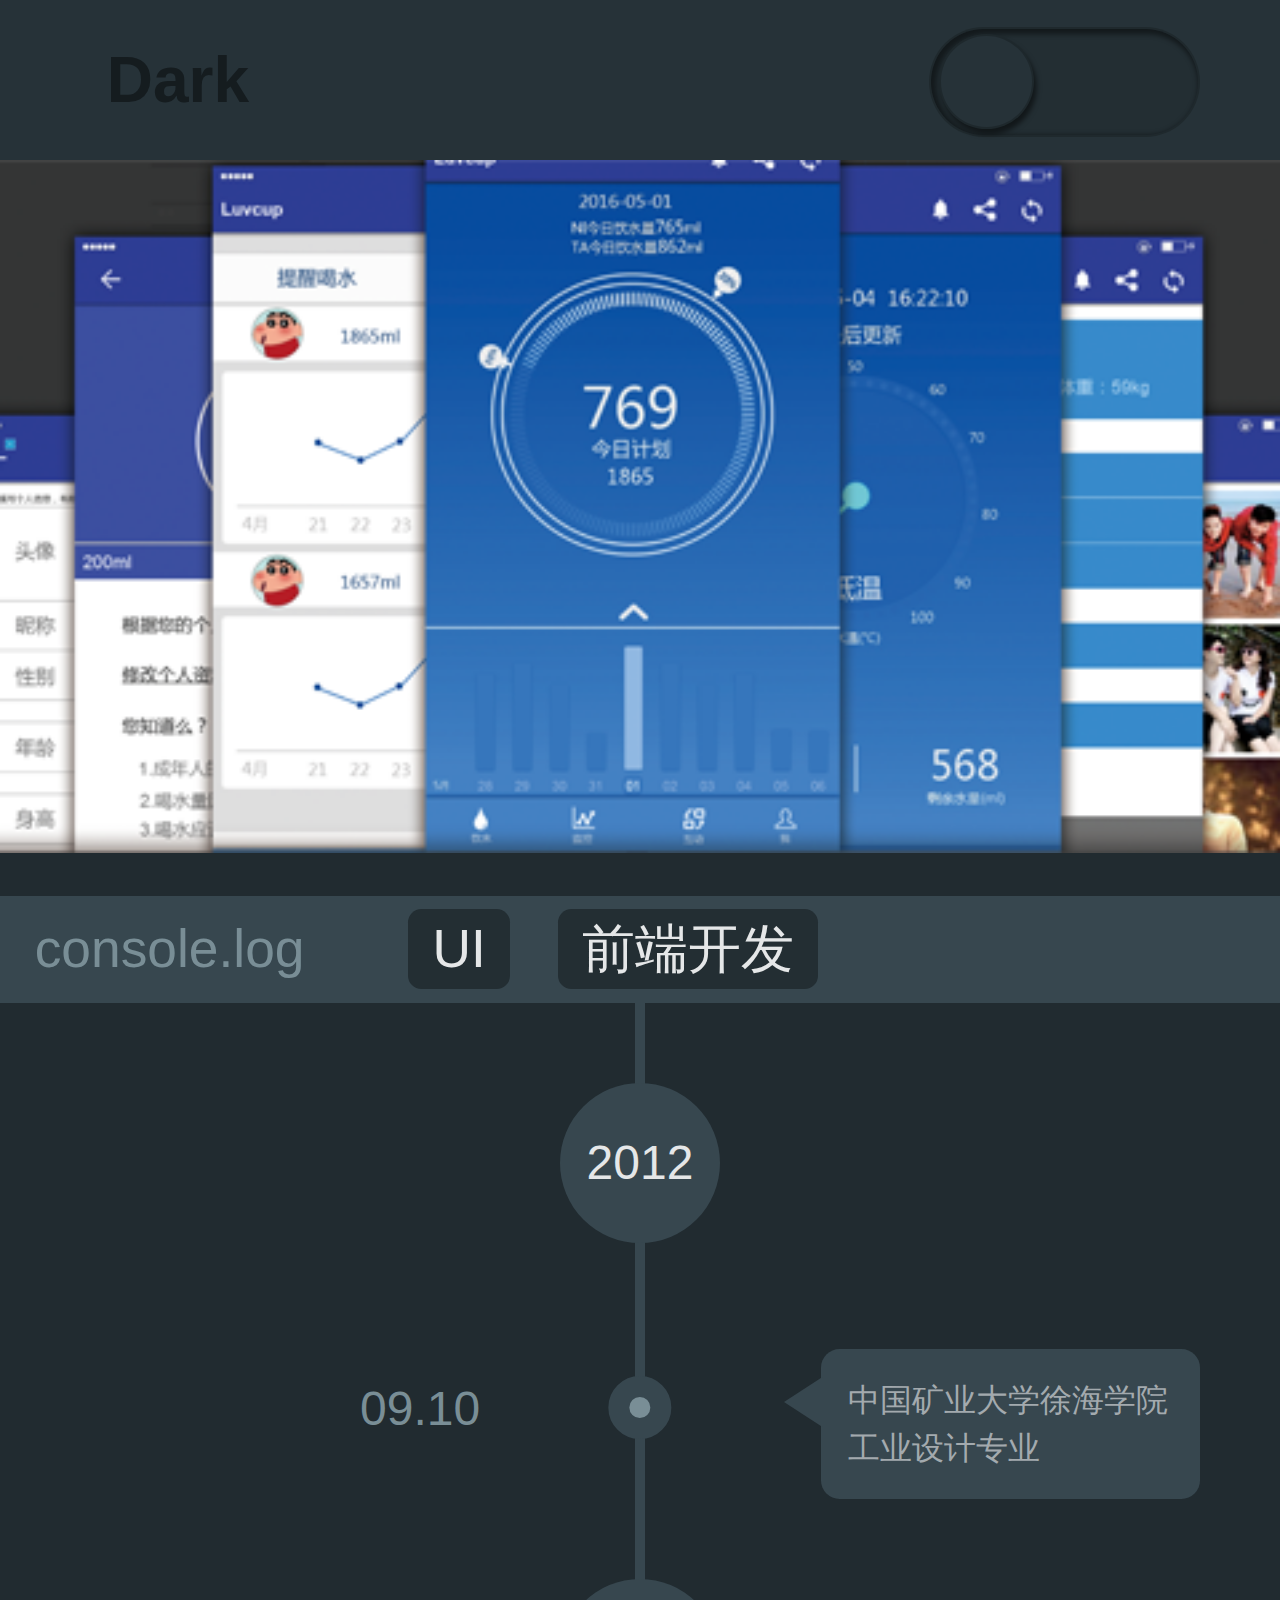
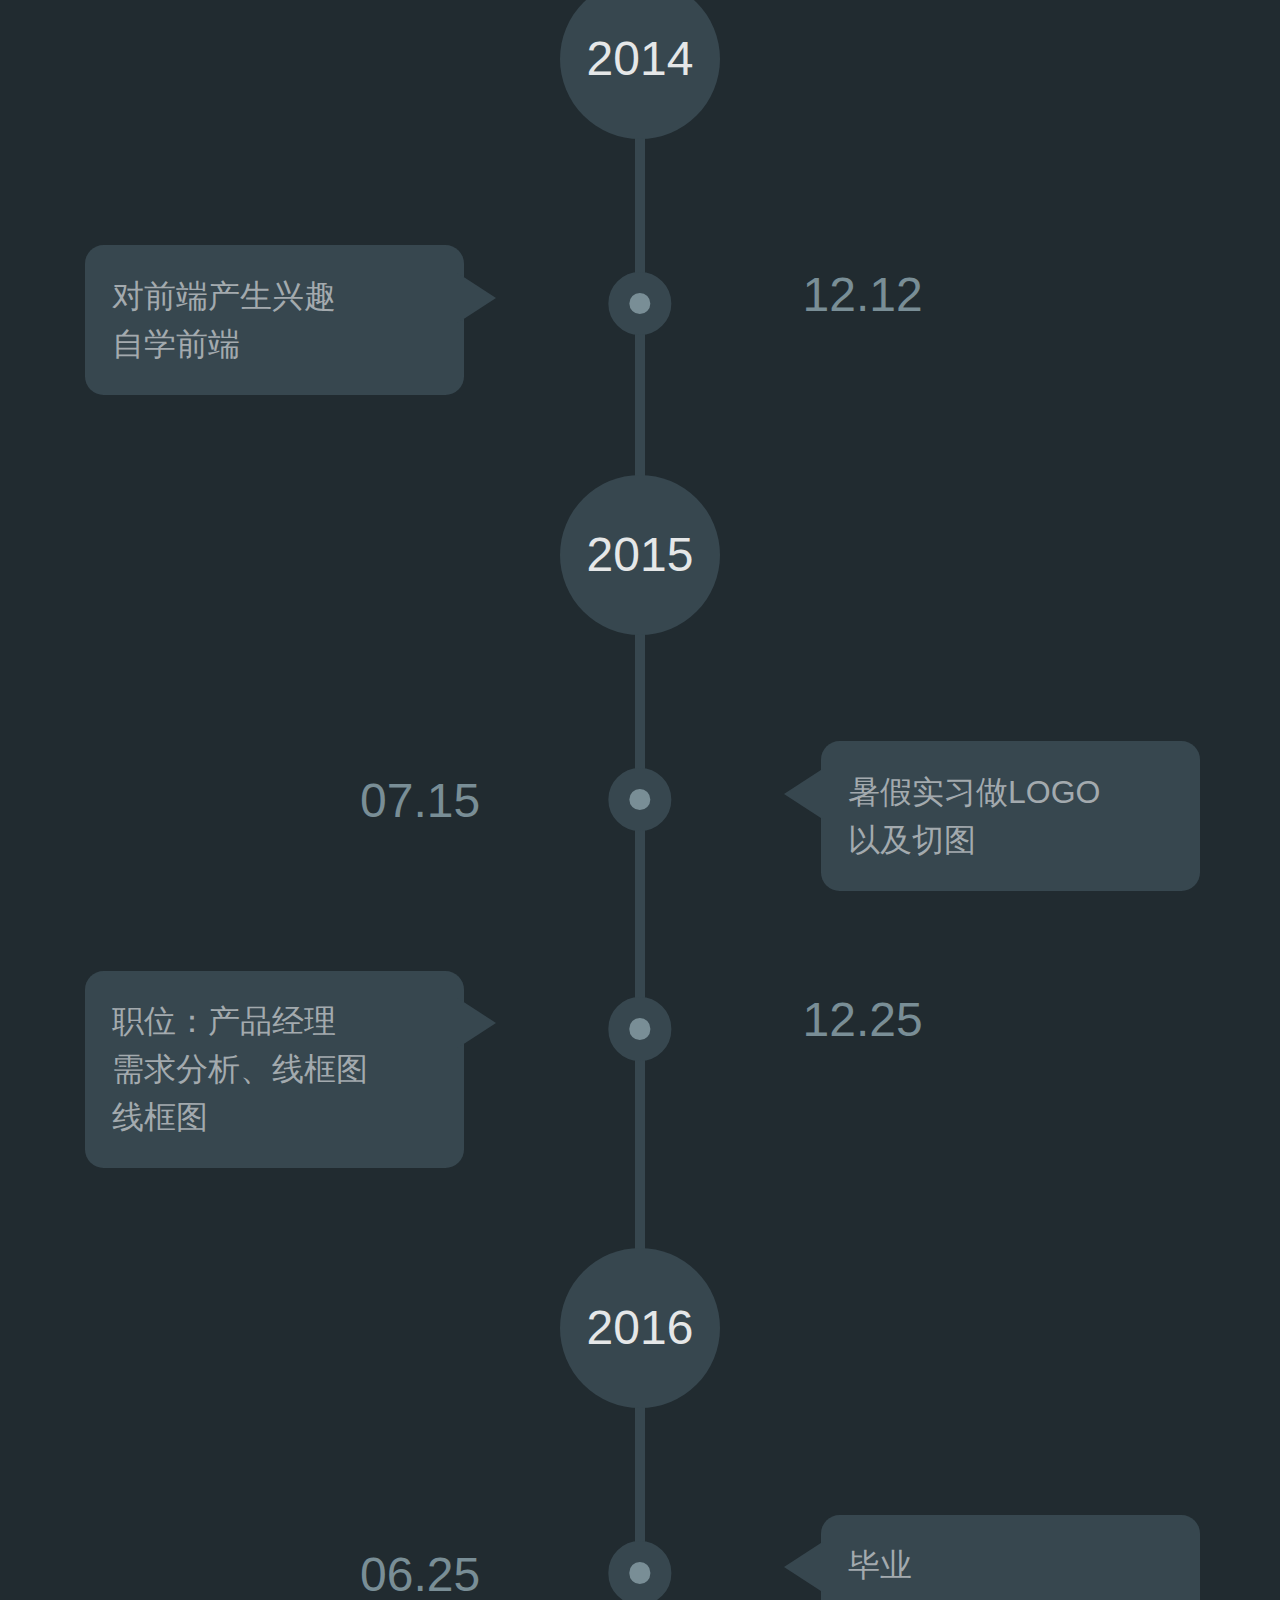
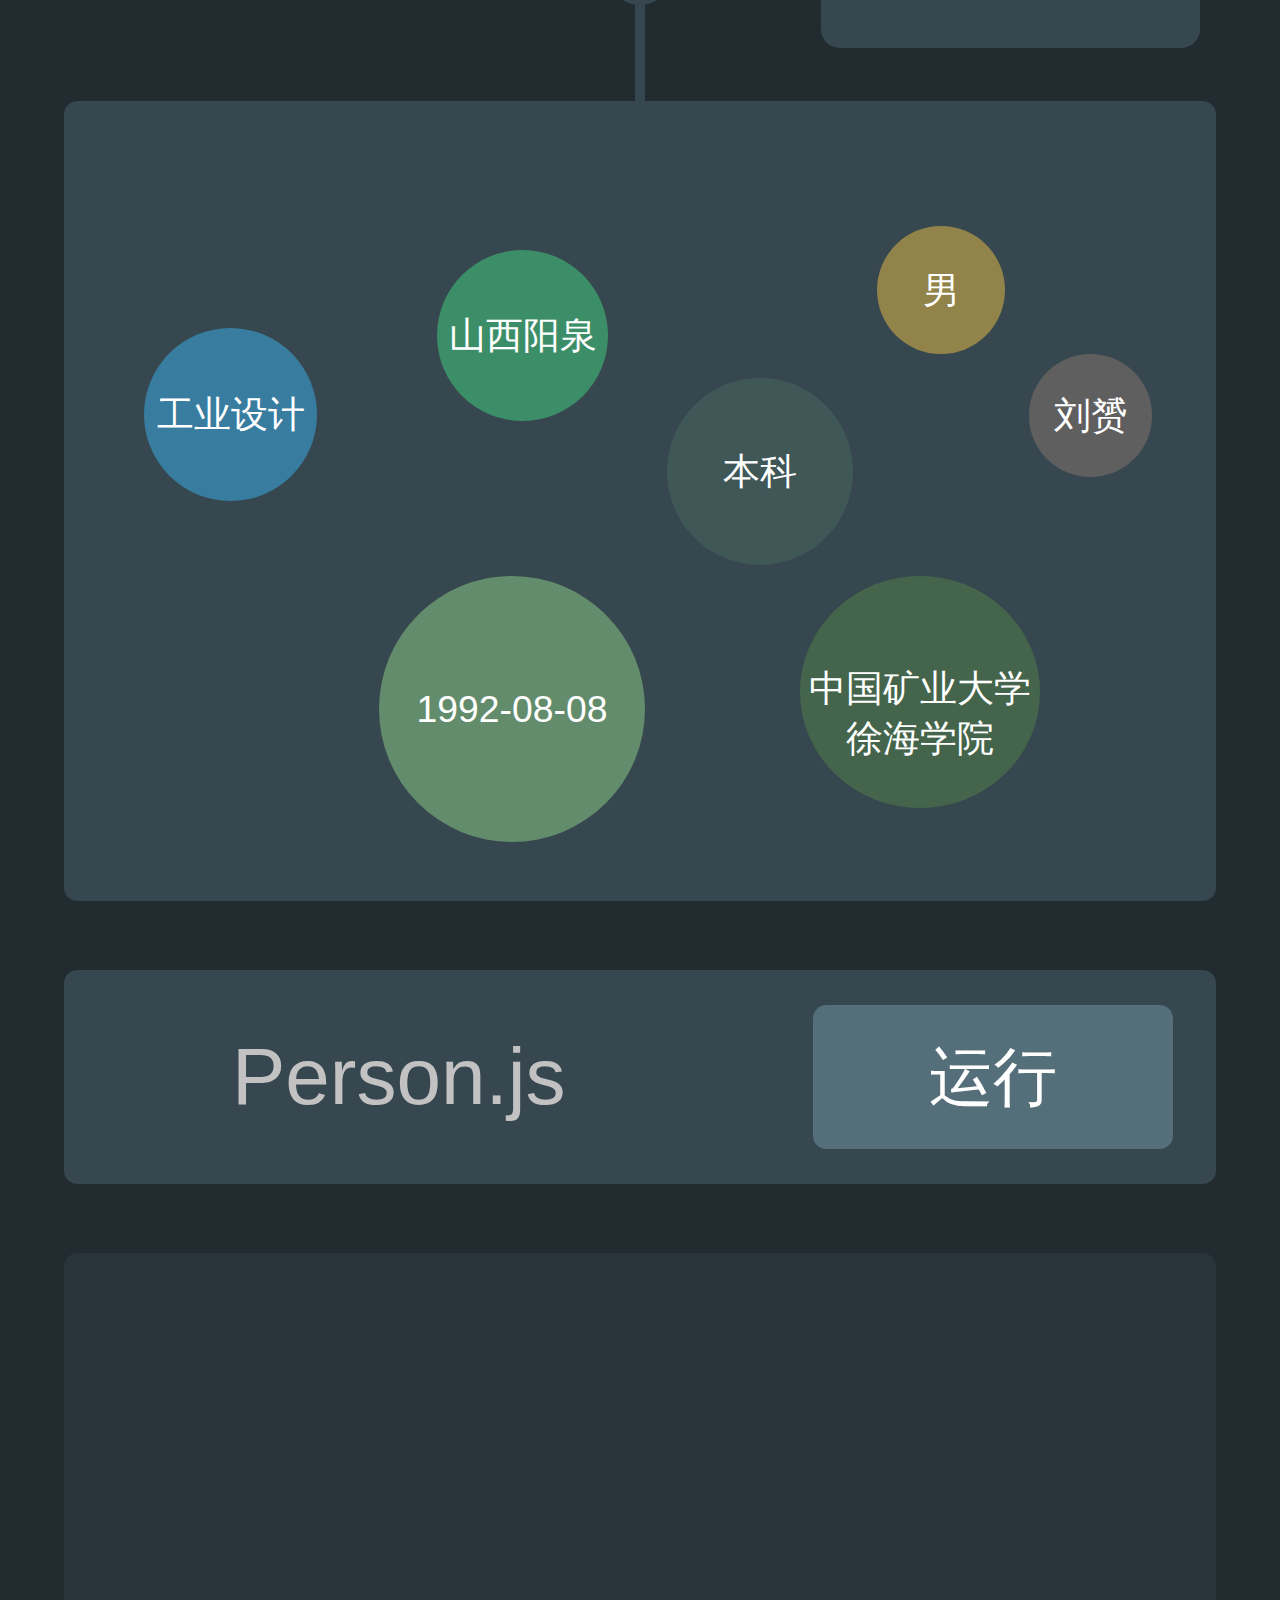
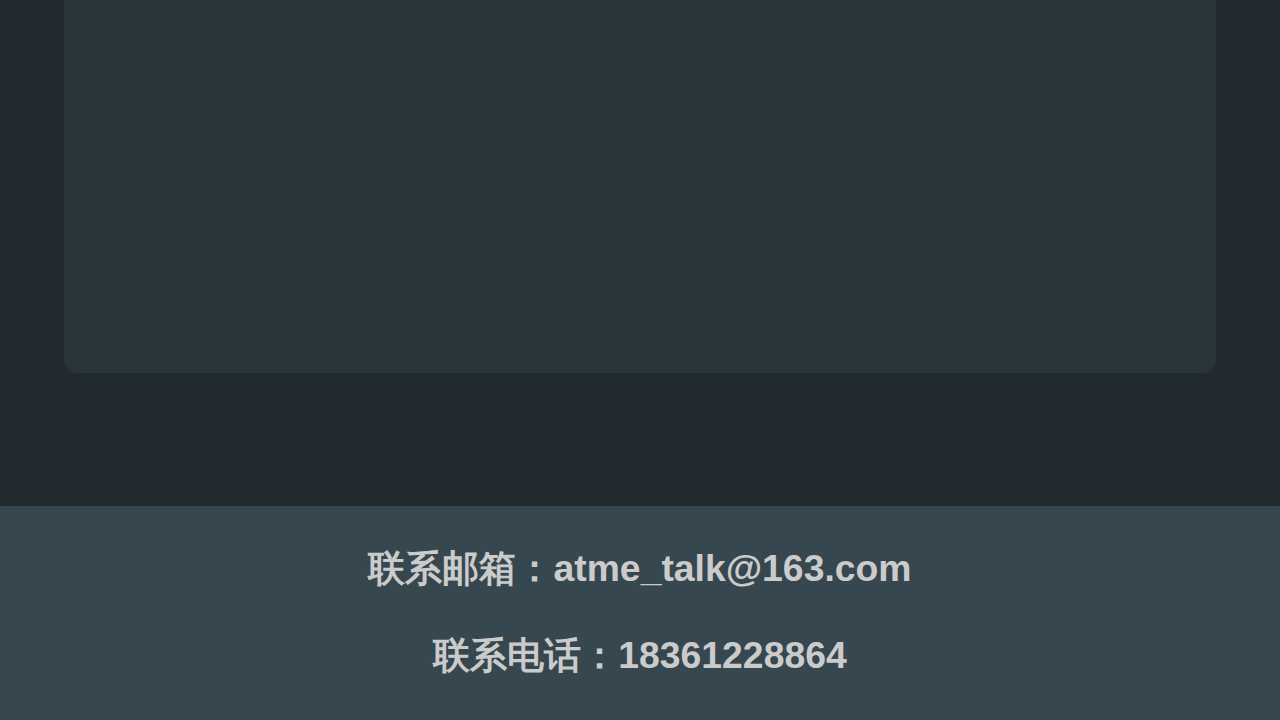
<file: index.html>
<!DOCTYPE html>
<html lang="en">
<head>
	<meta charset="UTF-8">
	<meta http-equiv="x-ua-compatible" content="id=edge">
	<meta name="viewport" content="width=device-width, initial-scale=1">
	<link rel="stylesheet" type="text/css" href="./css/normalize.css">
	<link rel="stylesheet" type="text/css" href="vendor/owl-carousel/owl.carousel.css">
	<link rel="stylesheet" type="text/css" href="vendor/owl-carousel/owl.theme.css">
	<link rel="stylesheet" type="text/css" href="./css/main.css">
	<title>Resume</title>
</head>
<body>
	<header>
		<h3 id="themeTitle">Dark</h3>
		<div class="pos">
			<div class="switchBtn">
				<div class="btn btn-left" id="theme"></div>
			</div>
		</div>
	</header>

	<div class="container">
		<div class="slider">
			<div class="slider-items clearfix">
				<ul class="owl-carousel" id="slider_img">
					<div class="item"><img src="./imgs/slider1.png" alt=""></div>
					<div class="item"><img src="./imgs/slider2.png" alt=""></div>
					<div class="item"><img src="./imgs/slider3.png" alt=""></div>
					<div class="item"><img src="./imgs/slider4.png" alt=""></div>	
				</ul>
			</div>
			<div class="show-tag clearfix">
				<p class="console">console.log</p>
				<p class="tag"><span>UI</span></p>
				<p class="tag"><span>前端开发</span></p>
			</div>
		</div>
		
		<div class="content clearfix">
			<div class="time-line"></div>
			<div class="year">
				<p>2012</p>
			</div>
			<div class="event-right">
				<p class="time time-left">09.10</p>
				<div class="small-cri"></div>
				<div class="event-info">	
					<div class="event-container">
						<div class="triangle-left"></div>
						<p>中国矿业大学徐海学院<br/>工业设计专业</p>
					</div>
				</div>
			</div>

			<div class="year">
				<p>2014</p>
			</div>
			<div class="event-left">
				<p class="time time-right">12.12</p>
				<div class="small-cri"></div>
				<div class="event-info">	
					<div class="event-container">
						<div class="triangle-right"></div>
						<p>对前端产生兴趣<br/>自学前端</p>
					</div>
				</div>
			</div>

			<div class="year">
				<p>2015</p>
			</div>
			<div class="event-right">
				<p class="time time-left">07.15</p>
				<div class="small-cri"></div>
				<div class="event-info">	
					<div class="event-container">
						<div class="triangle-left"></div>
						<p>暑假实习做LOGO<br/>以及切图</p>
					</div>
				</div>
			</div>
			<div class="event-left">
				<p class="time time-right">12.25</p>
				<div class="small-cri"></div>
				<div class="event-info">	
					<div class="event-container">
						<div class="triangle-right"></div>
						<p>职位：产品经理<br/>需求分析、线框图<br/>线框图</p>
					</div>
				</div>
			</div>

			<div class="year">
				<p>2016</p>
			</div>
			<div class="event-right">
				<p class="time time-left">06.25</p>
				<div class="small-cri"></div>
				<div class="event-info">	
					<div class="event-container">
						<div class="triangle-left"></div>
						<p>毕业</p>
					</div>
				</div>
			</div>
		</div>

		<div class="info">
			<div class="one">工业设计</div>
			<div class="two">山西阳泉</div>
			<div class="three">本科</div>
			<div class="four">男</div>
			<div class="five">中国矿业大学徐海学院</div>
			<div class="six">刘赟</div>
			<div class="seven">1992-08-08</div>
		</div>
		<div class="run">
			<p>Person.js</p>
			<div class='run-btn' id="runBtn">运行</div>
		</div>
		<div class="log">
			<p id="logContent"></p>
		</div>
	</div>


	<footer class="clearfix">
		<p>联系邮箱：atme_talk@163.com</p>
		<p>联系电话：18361228864</p>
	</footer>
	<script type="text/javascript" src="vendor/assets/js/jquery-1.9.1.min.js"></script>
	<script type="text/javascript" src="vendor/owl-carousel/owl.carousel.min.js"></script>
	<script type="text/javascript" src='./js/initRem.js'></script>
	<script type="text/javascript" src="./js/js.js"></script>
</body>
</html>
</file>
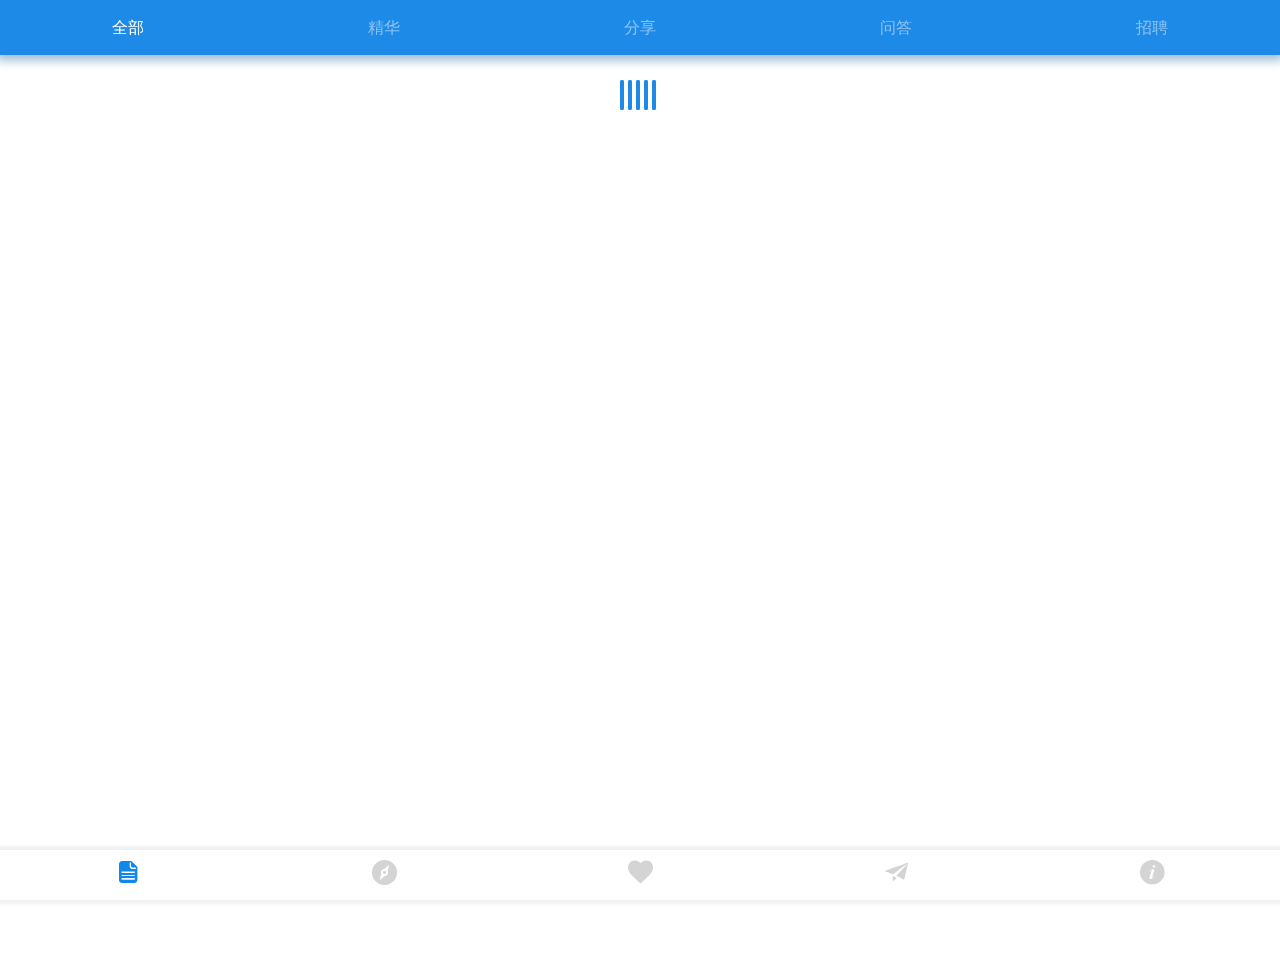
<file: phone-cnode/index.html>
<!DOCTYPE html><html><head><meta charset=utf-8><title>phone-cnode</title><meta name=viewport content="width=device-width,initial-scale=1,maximum-scale=1,minimum-scale=1,user-scalable=no"><link href=./static/css/app.0faaff42c08d114e2ca151e296f1d842.css rel=stylesheet></head><body><div id=app></div><script type=text/javascript src=./static/js/manifest.75676ec68019684095f8.js></script><script type=text/javascript src=./static/js/vendor.7d25b2d4d865c26726cd.js></script><script type=text/javascript src=./static/js/app.44c6d3e7604ec12a99bb.js></script></body></html>
</file>
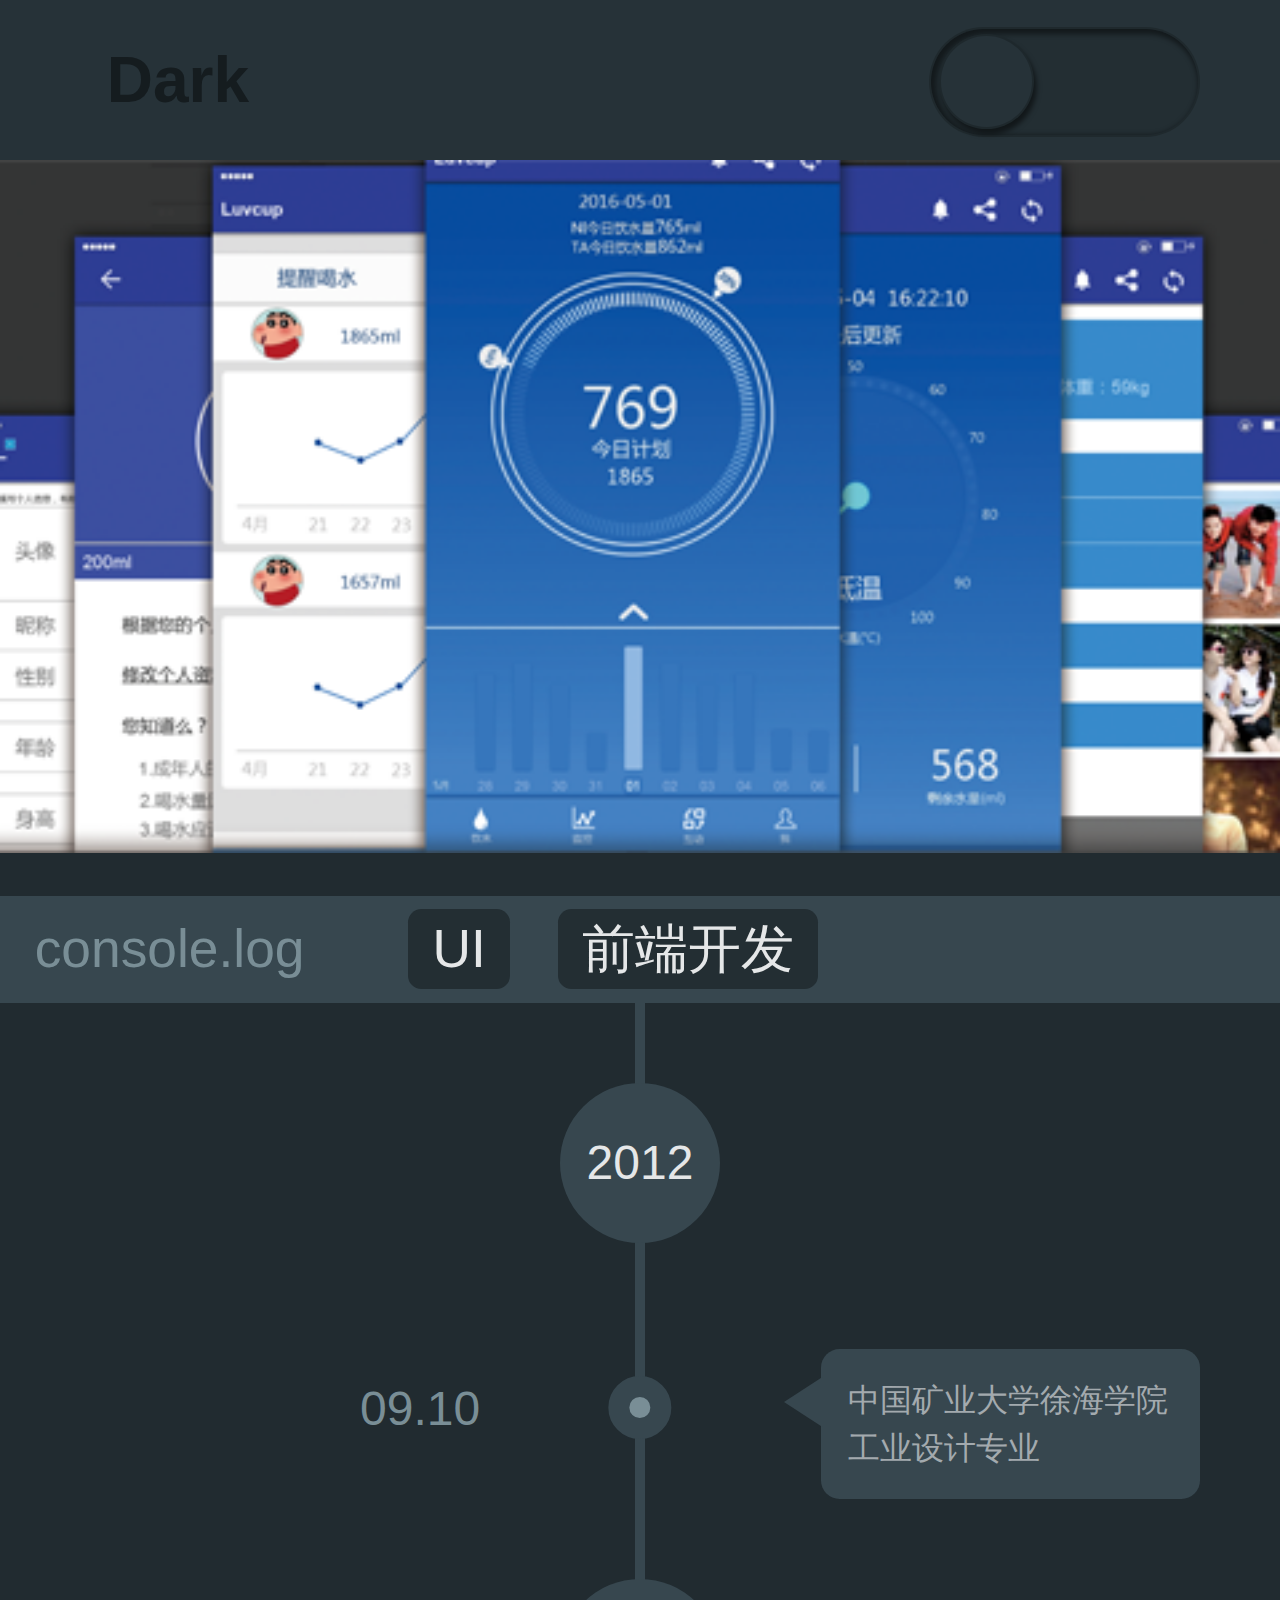
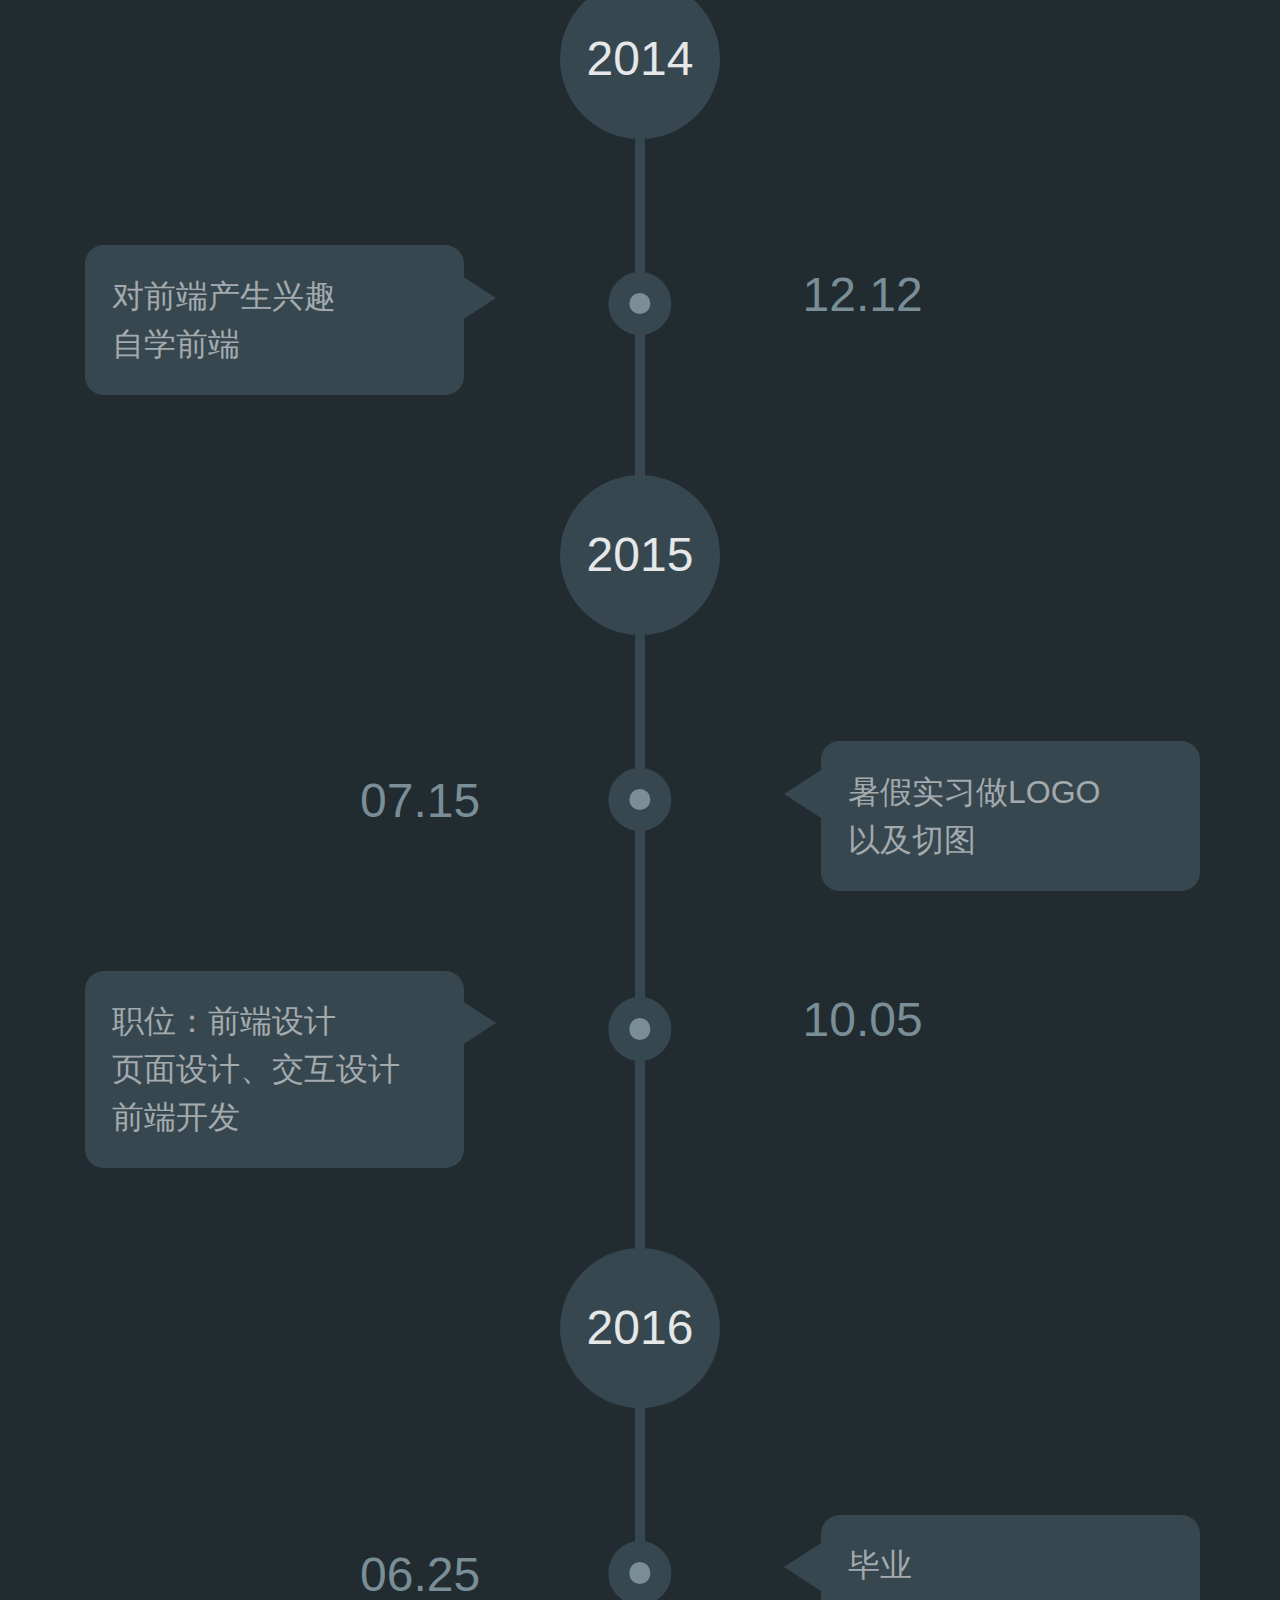
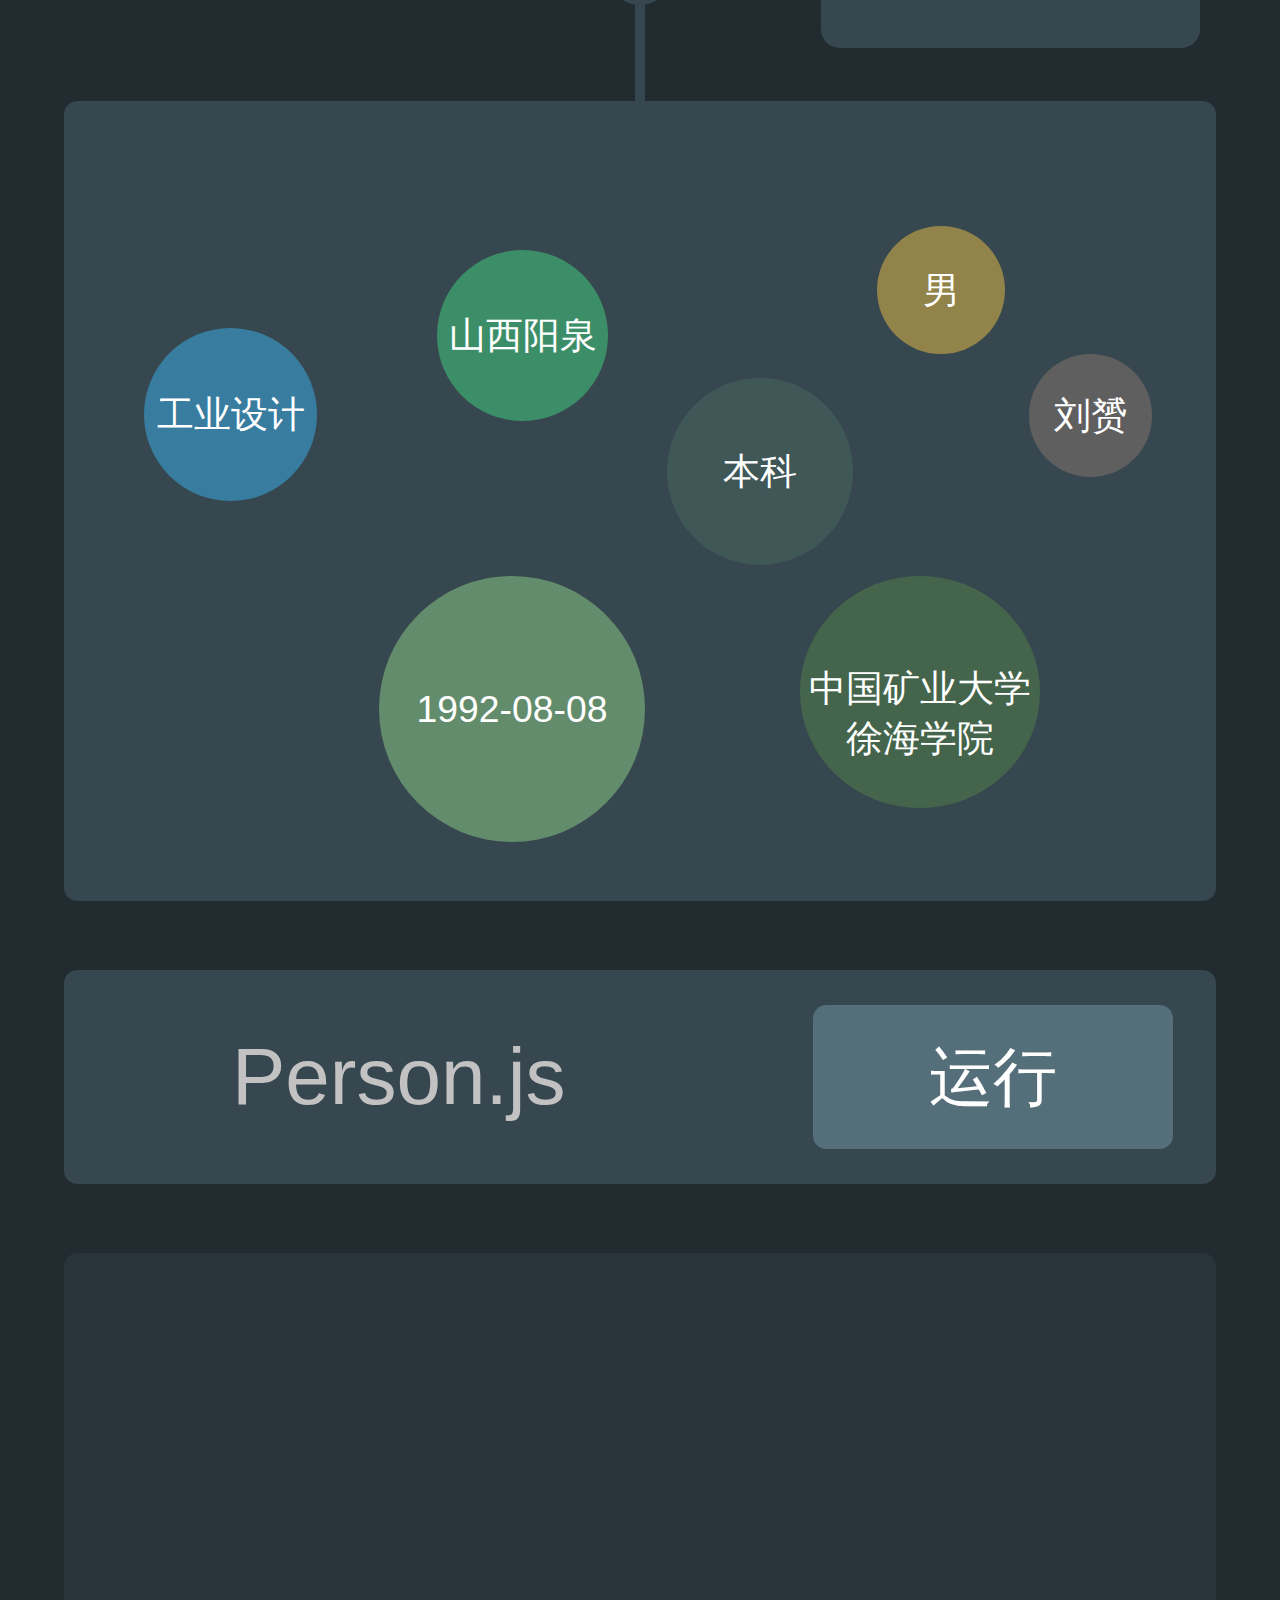
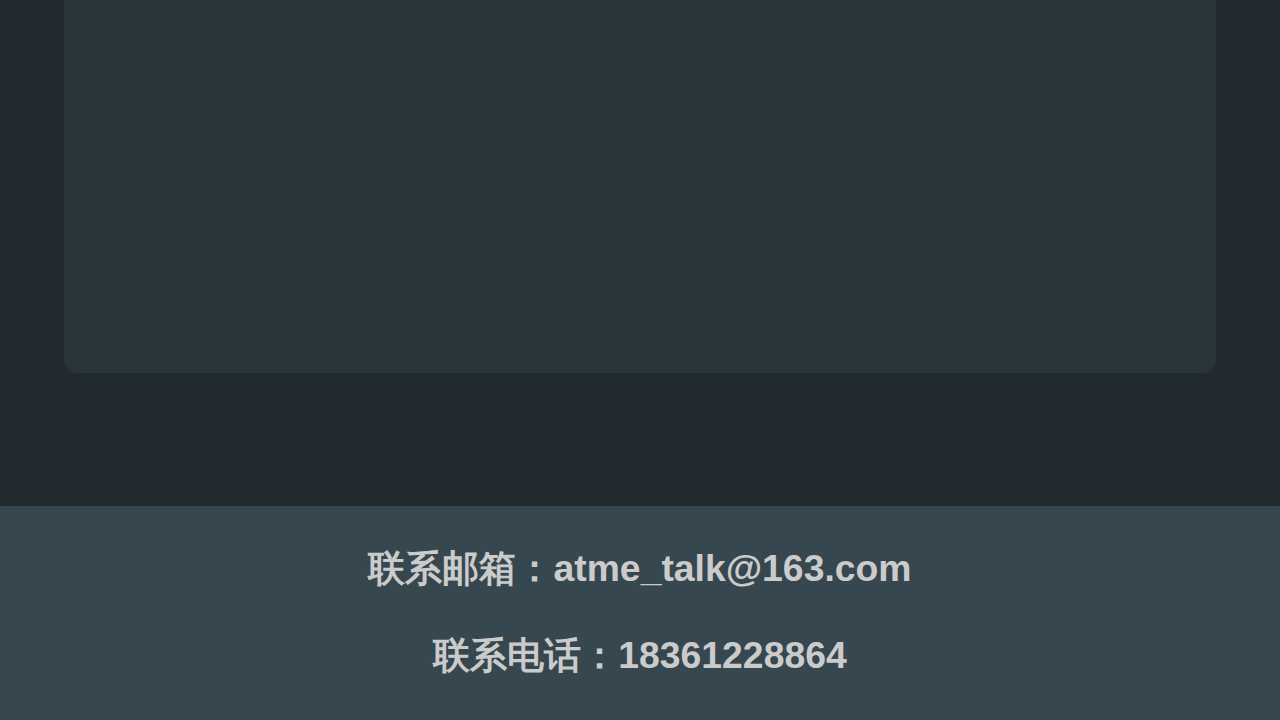
<file: resume/index.html>
<!DOCTYPE html>
<html lang="en">
<head>
	<meta charset="UTF-8">
	<meta http-equiv="x-ua-compatible" content="id=edge">
	<meta name="viewport" content="width=device-width, initial-scale=1">
	<link rel="stylesheet" type="text/css" href="./css/normalize.css">
	<link rel="stylesheet" type="text/css" href="vendor/owl-carousel/owl.carousel.css">
	<link rel="stylesheet" type="text/css" href="vendor/owl-carousel/owl.theme.css">
	<link rel="stylesheet" type="text/css" href="./css/main.css">
	<title>Resume</title>
</head>
<body>
	<header>
		<h3 id="themeTitle">Dark</h3>
		<div class="pos">
			<div class="switchBtn">
				<div class="btn btn-left" id="theme"></div>
			</div>
		</div>
	</header>

	<div class="container">
		<div class="slider">
			<div class="slider-items clearfix">
				<ul class="owl-carousel" id="slider_img">
					<div class="item"><img src="./imgs/slider1.png" alt=""></div>
					<div class="item"><img src="./imgs/slider2.png" alt=""></div>
					<div class="item"><img src="./imgs/slider3.png" alt=""></div>
					<div class="item"><img src="./imgs/slider4.png" alt=""></div>	
				</ul>
			</div>
			<div class="show-tag clearfix">
				<p class="console">console.log</p>
				<p class="tag"><span>UI</span></p>
				<p class="tag"><span>前端开发</span></p>
			</div>
		</div>
		
		<div class="content clearfix">
			<div class="time-line"></div>
			<div class="year">
				<p>2012</p>
			</div>
			<div class="event-right">
				<p class="time time-left">09.10</p>
				<div class="small-cri"></div>
				<div class="event-info">	
					<div class="event-container">
						<div class="triangle-left"></div>
						<p>中国矿业大学徐海学院<br/>工业设计专业</p>
					</div>
				</div>
			</div>

			<div class="year">
				<p>2014</p>
			</div>
			<div class="event-left">
				<p class="time time-right">12.12</p>
				<div class="small-cri"></div>
				<div class="event-info">	
					<div class="event-container">
						<div class="triangle-right"></div>
						<p>对前端产生兴趣<br/>自学前端</p>
					</div>
				</div>
			</div>

			<div class="year">
				<p>2015</p>
			</div>
			<div class="event-right">
				<p class="time time-left">07.15</p>
				<div class="small-cri"></div>
				<div class="event-info">	
					<div class="event-container">
						<div class="triangle-left"></div>
						<p>暑假实习做LOGO<br/>以及切图</p>
					</div>
				</div>
			</div>
			<div class="event-left">
				<p class="time time-right">10.05</p>
				<div class="small-cri"></div>
				<div class="event-info">	
					<div class="event-container">
						<div class="triangle-right"></div>
						<p>职位：前端设计<br/>页面设计、交互设计<br/>前端开发</p>
					</div>
				</div>
			</div>

			<div class="year">
				<p>2016</p>
			</div>
			<div class="event-right">
				<p class="time time-left">06.25</p>
				<div class="small-cri"></div>
				<div class="event-info">	
					<div class="event-container">
						<div class="triangle-left"></div>
						<p>毕业</p>
					</div>
				</div>
			</div>
		</div>

		<div class="info">
			<div class="one">工业设计</div>
			<div class="two">山西阳泉</div>
			<div class="three">本科</div>
			<div class="four">男</div>
			<div class="five">中国矿业大学徐海学院</div>
			<div class="six">刘赟</div>
			<div class="seven">1992-08-08</div>
		</div>
		<div class="run">
			<p>Person.js</p>
			<div class='run-btn' id="runBtn">运行</div>
		</div>
		<div class="log">
			<p id="logContent"></p>
		</div>
	</div>


	<footer class="clearfix">
		<p>联系邮箱：atme_talk@163.com</p>
		<p>联系电话：18361228864</p>
	</footer>
	<script type="text/javascript" src="vendor/assets/js/jquery-1.9.1.min.js"></script>
	<script type="text/javascript" src="vendor/owl-carousel/owl.carousel.min.js"></script>
	<script type="text/javascript" src='./js/initRem.js'></script>
	<script type="text/javascript" src="./js/js.js"></script>
</body>
</html>
</file>
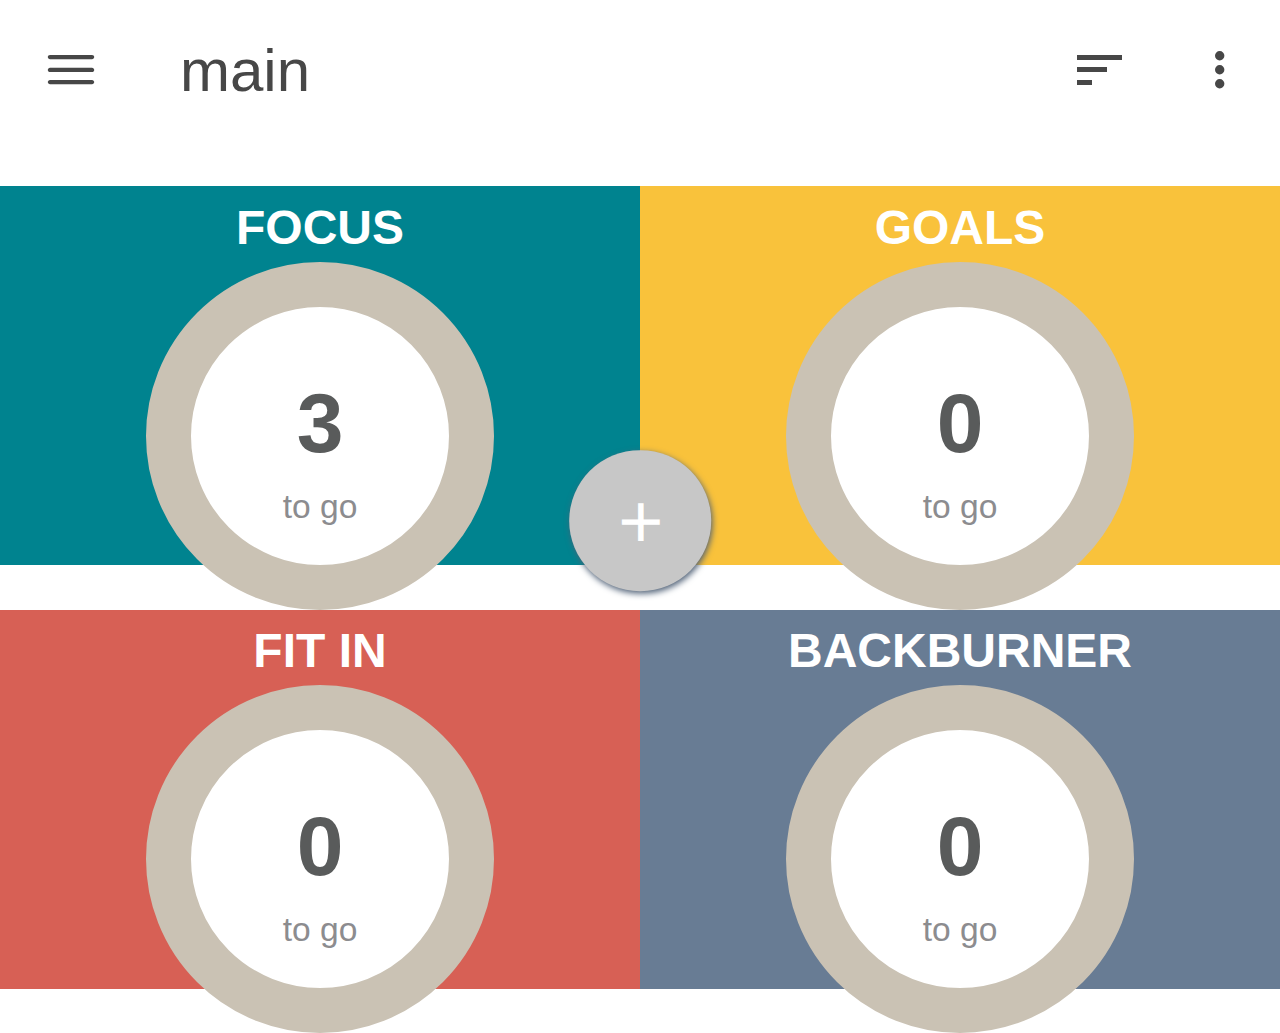
<file: todopro/index.html>
<!DOCTYPE html><html><head><meta charset=utf-8><meta name=viewport content="width=device-width,initial-scale=1,minimum-scale=1,maximum-scale=1,user-scalable=no"><link rel=stylesheet type=text/css href=./static/css/reset.css><title>todospro</title><link href=./static/css/app.333d8706a678bb93625366fe02721ec0.css rel=stylesheet></head><body><div id=app></div><script type=text/javascript src=./static/js/manifest.f48bfba6d65fff0db117.js></script><script type=text/javascript src=./static/js/vendor.8c7ed635f23808828ea7.js></script><script type=text/javascript src=./static/js/app.0500b1359c77f9dd647a.js></script></body></html>
</file>
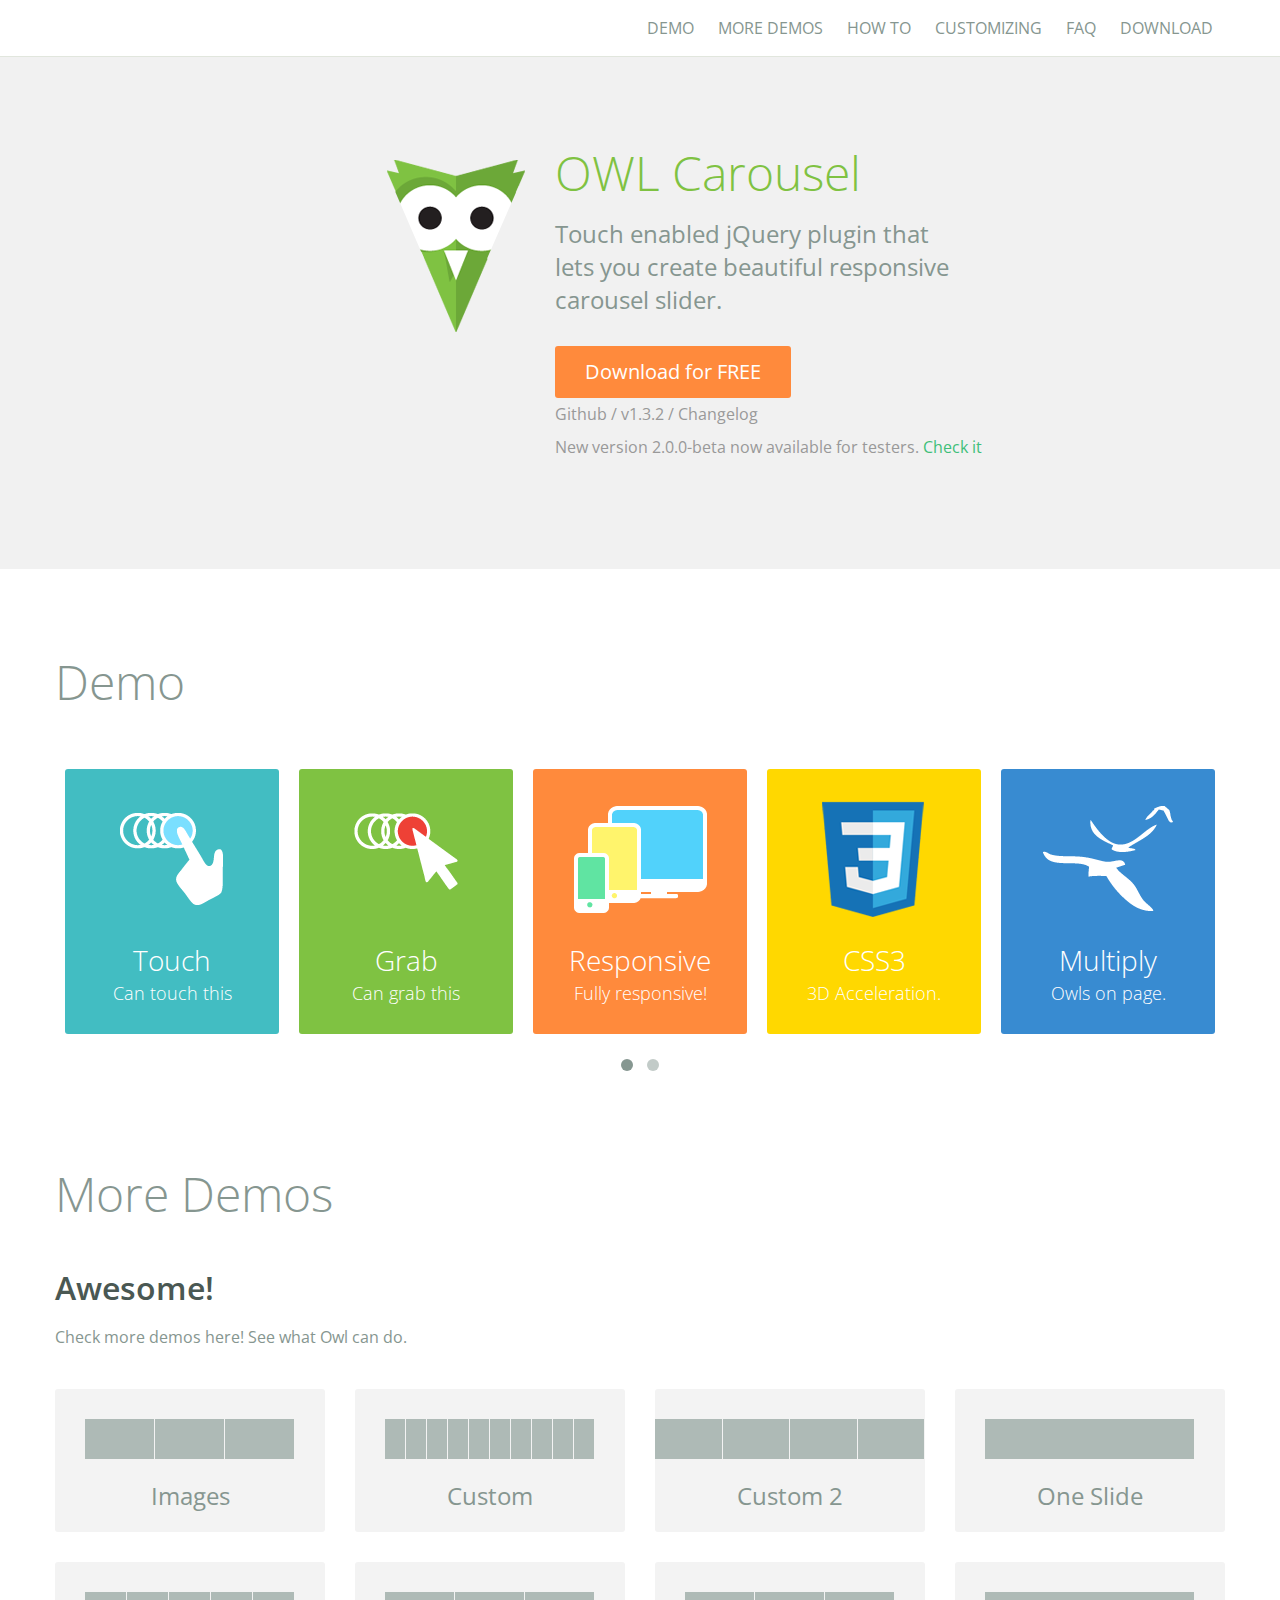
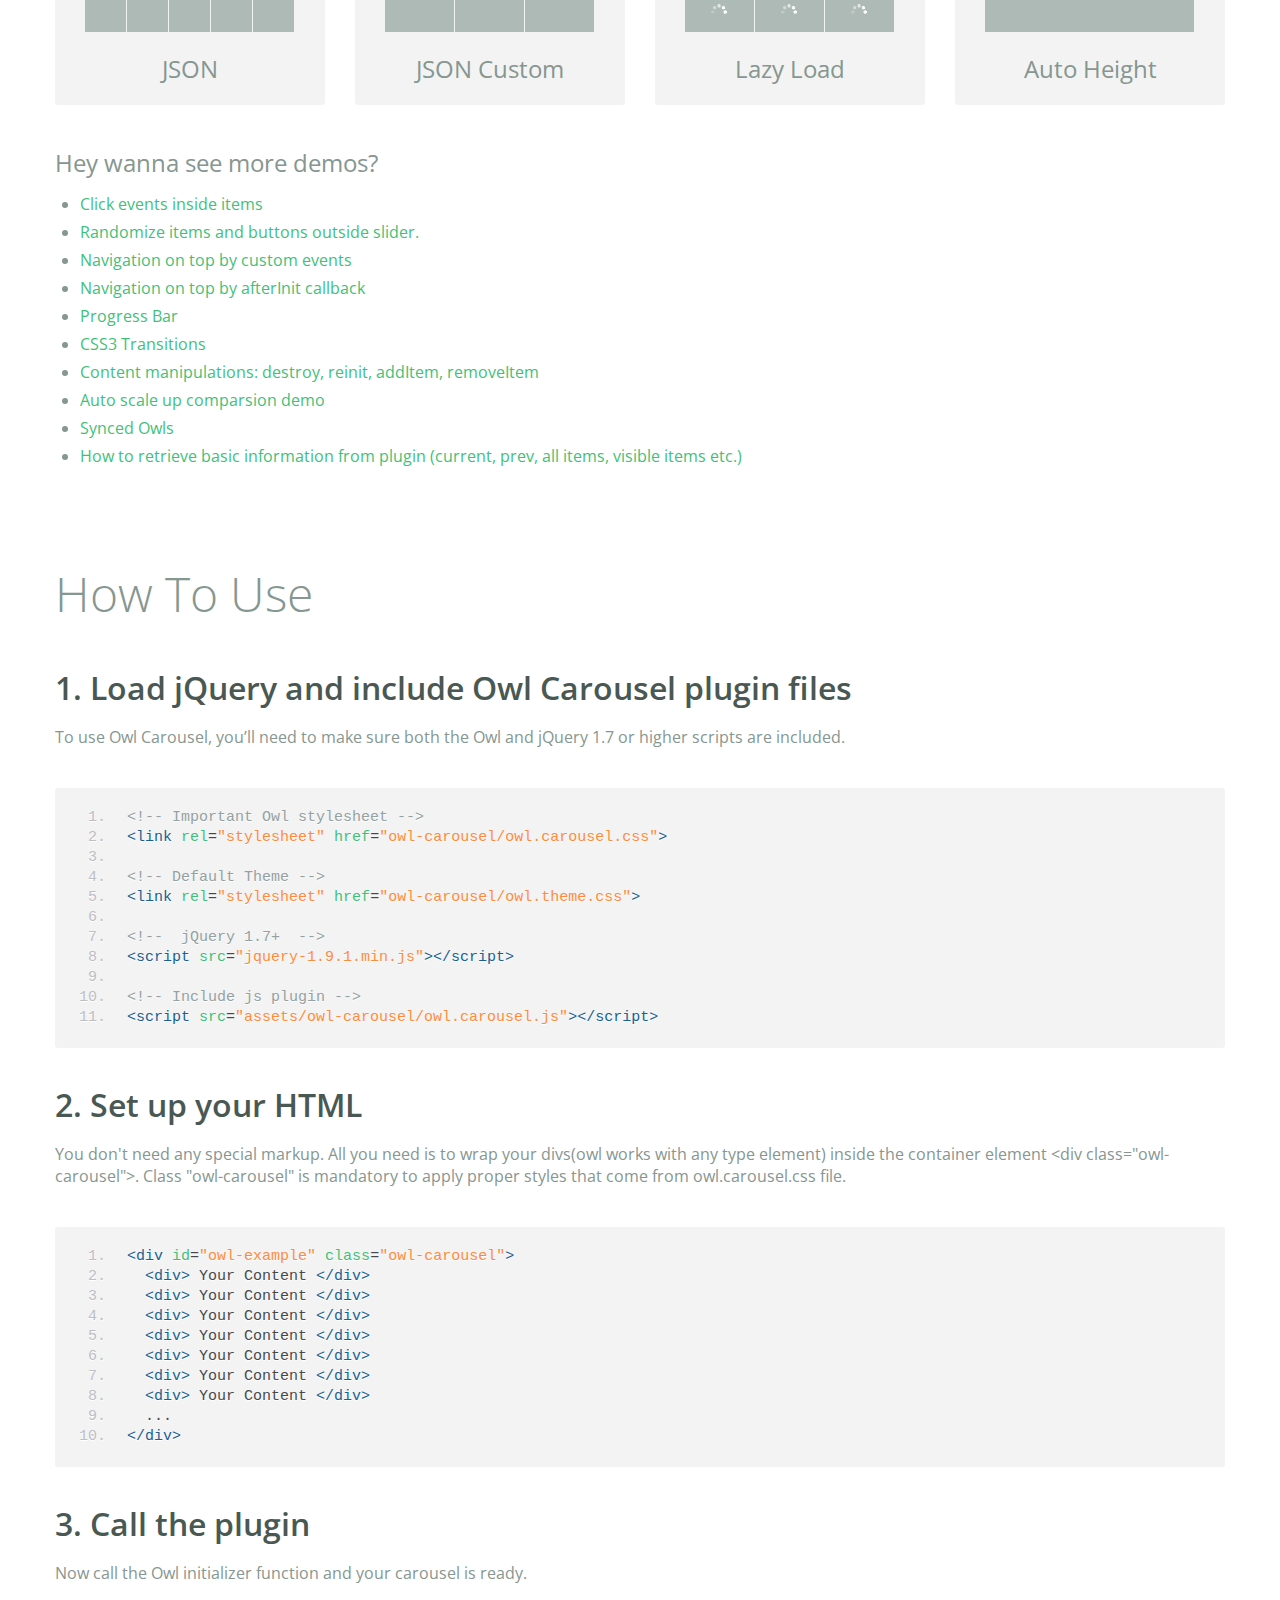
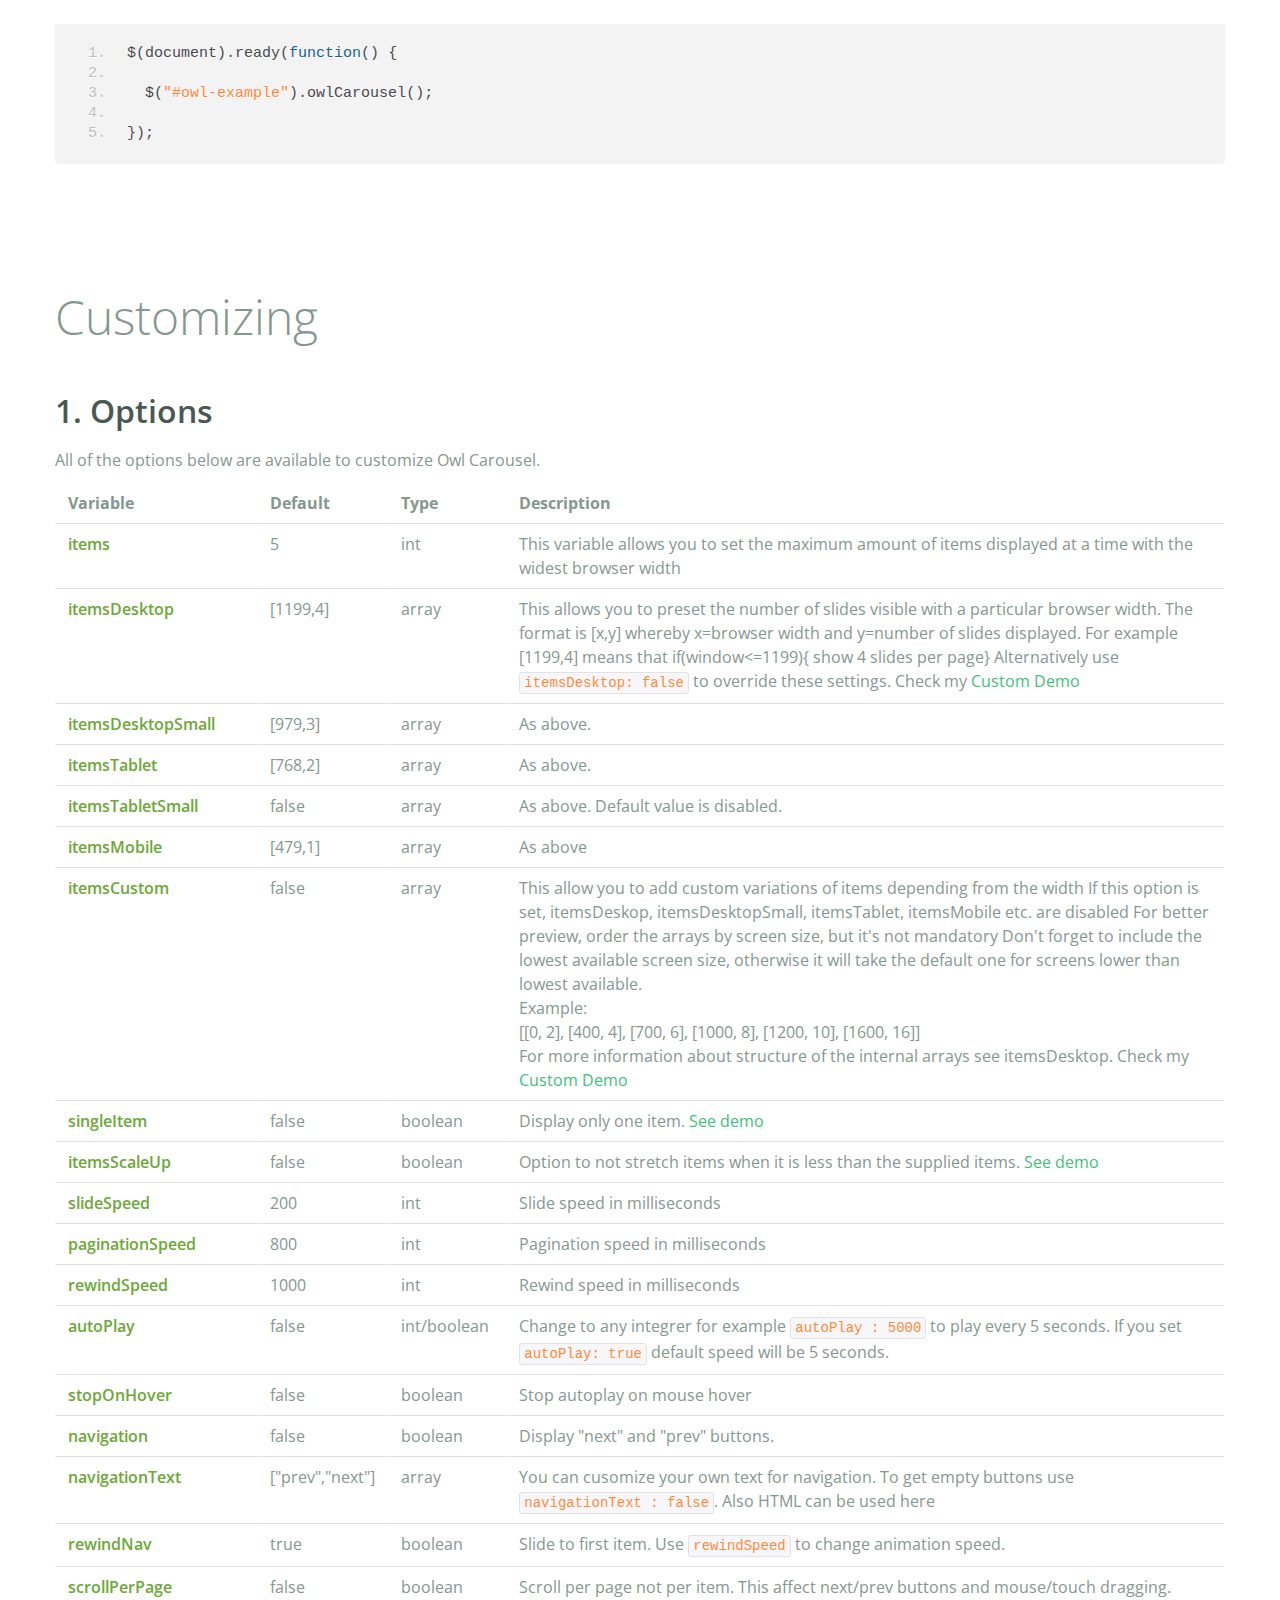
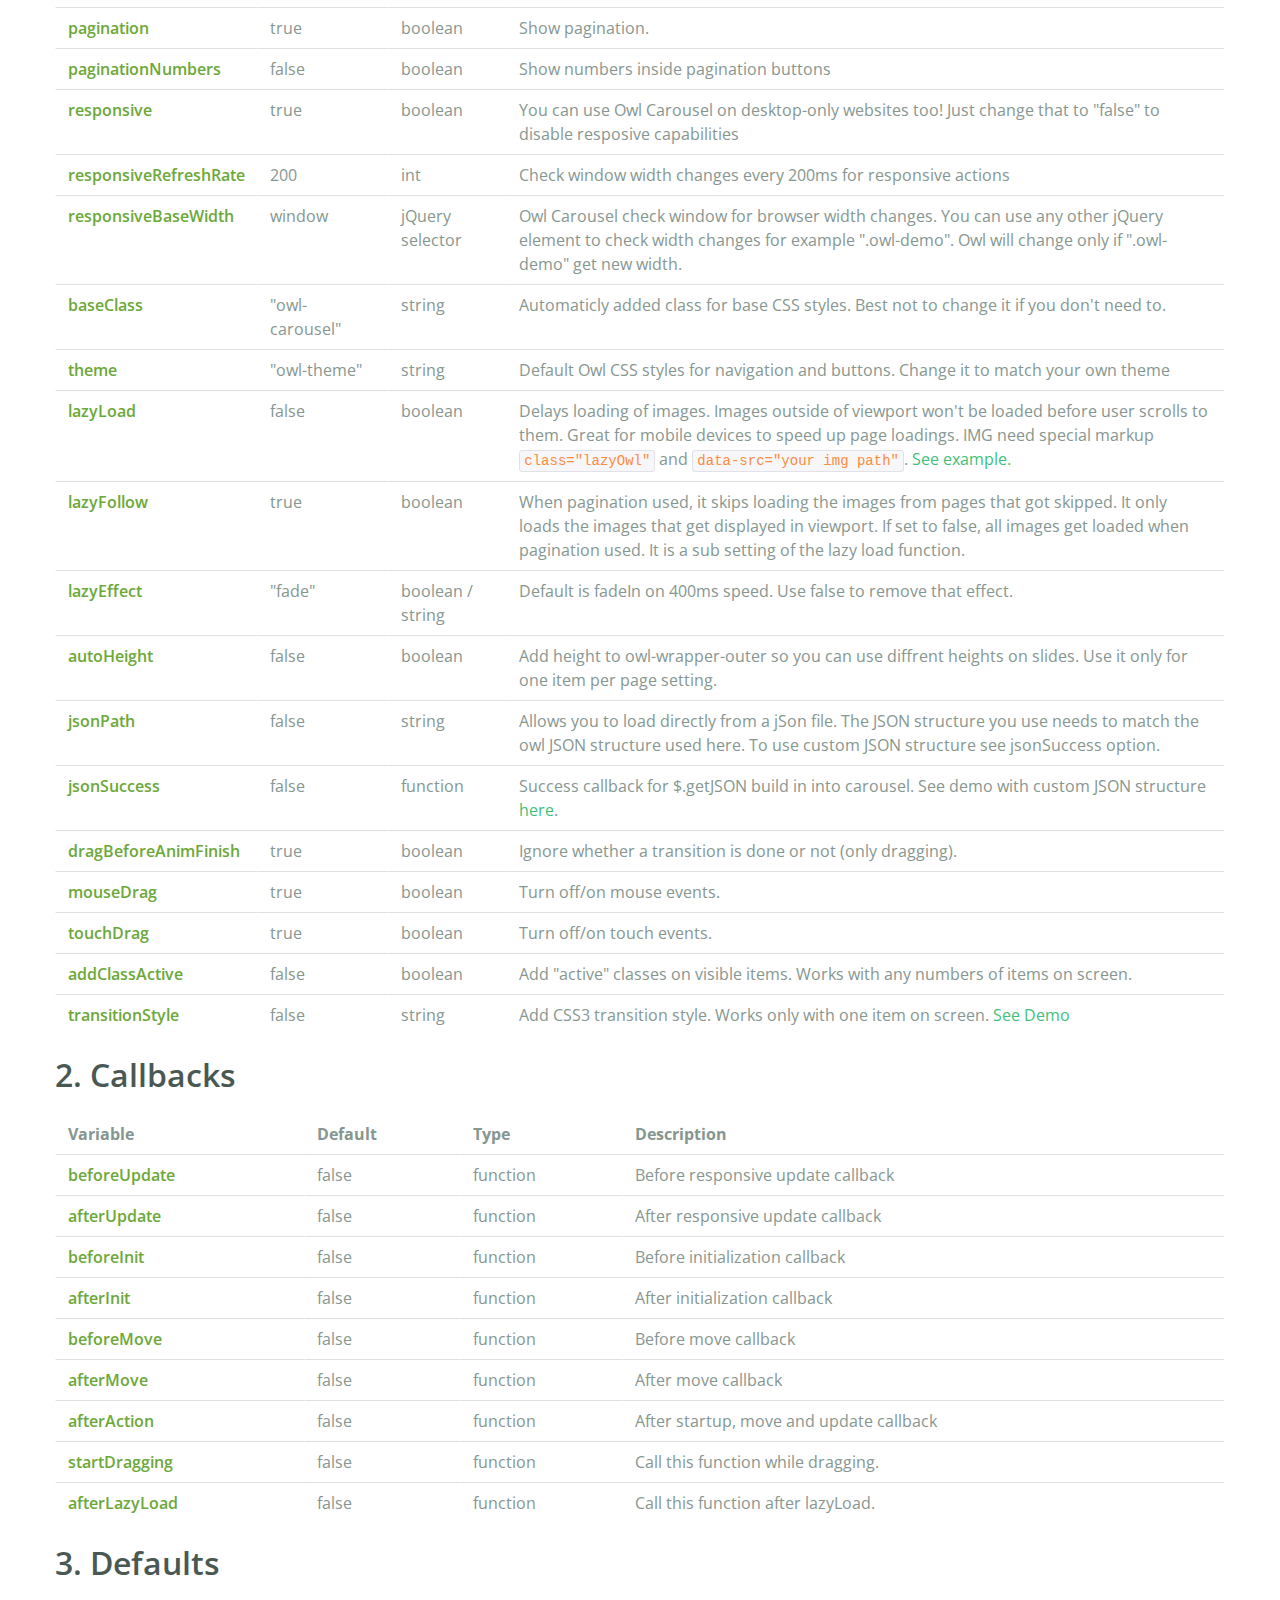
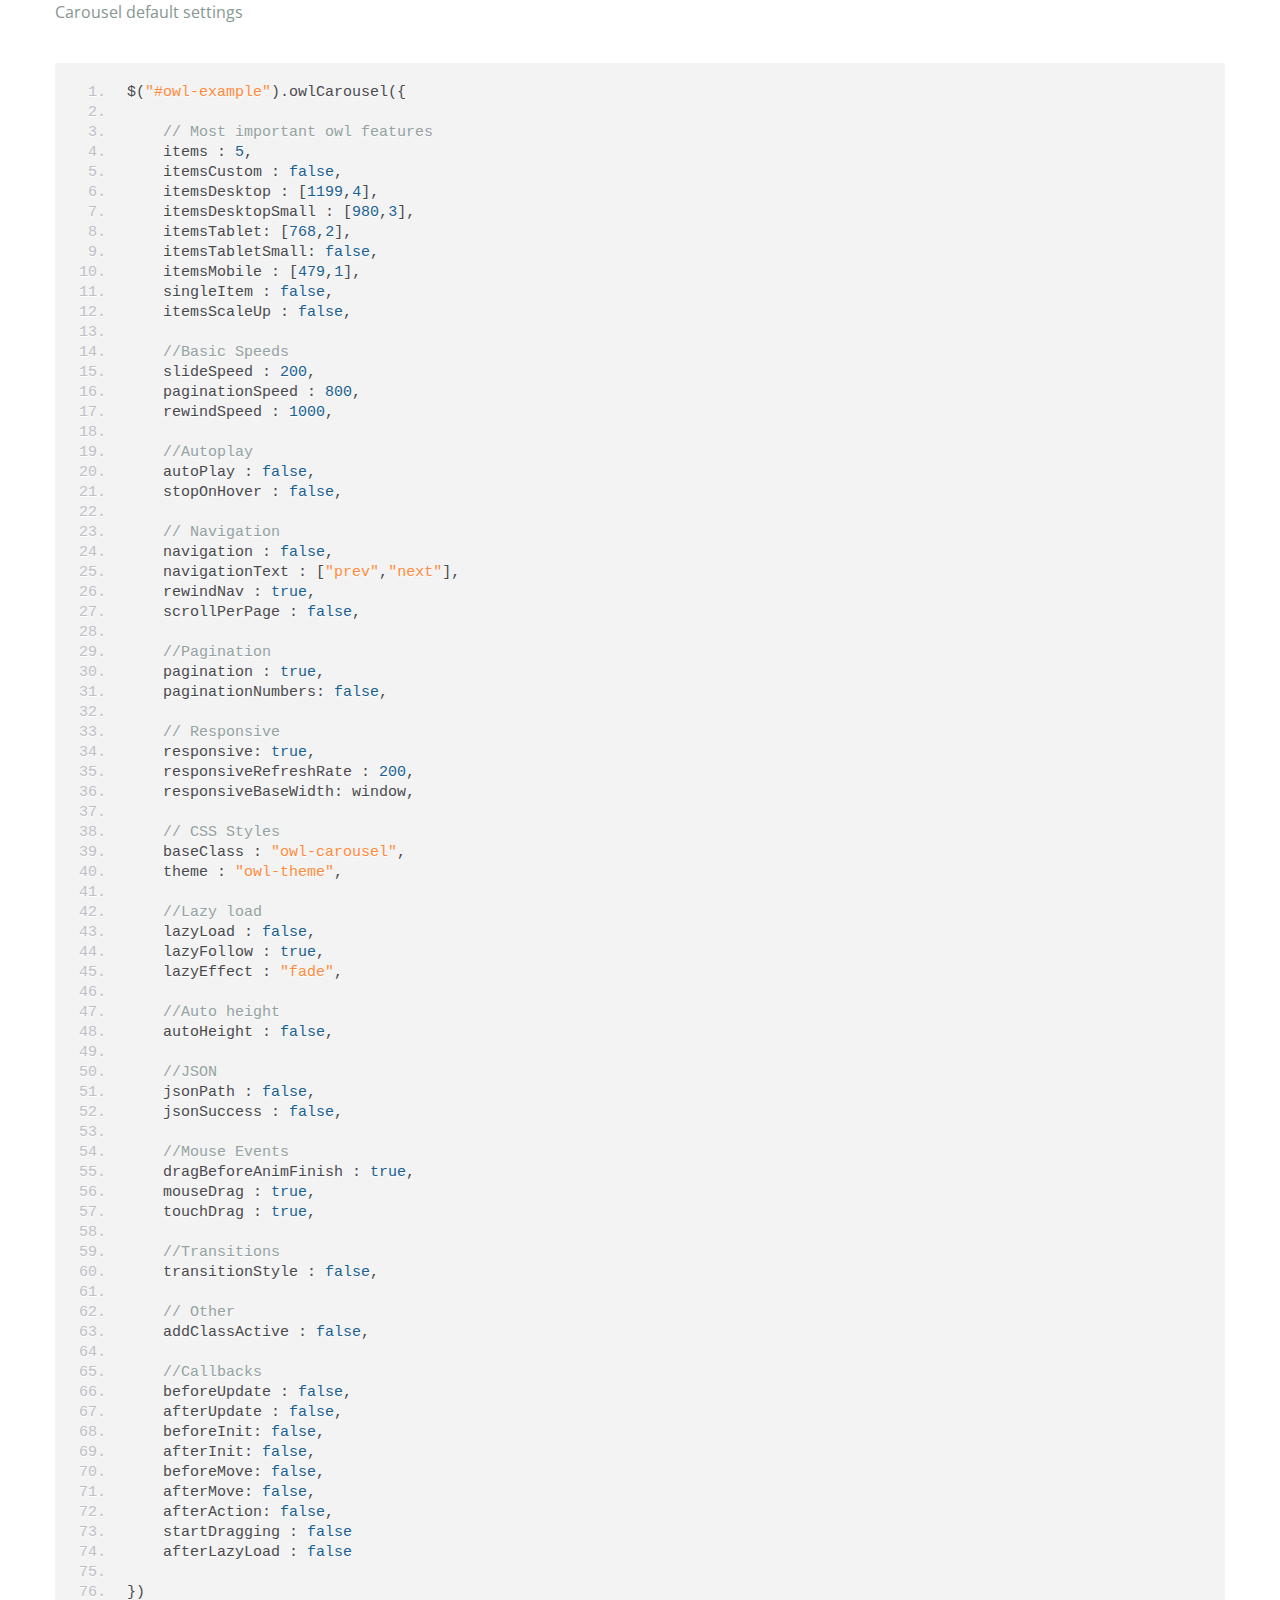
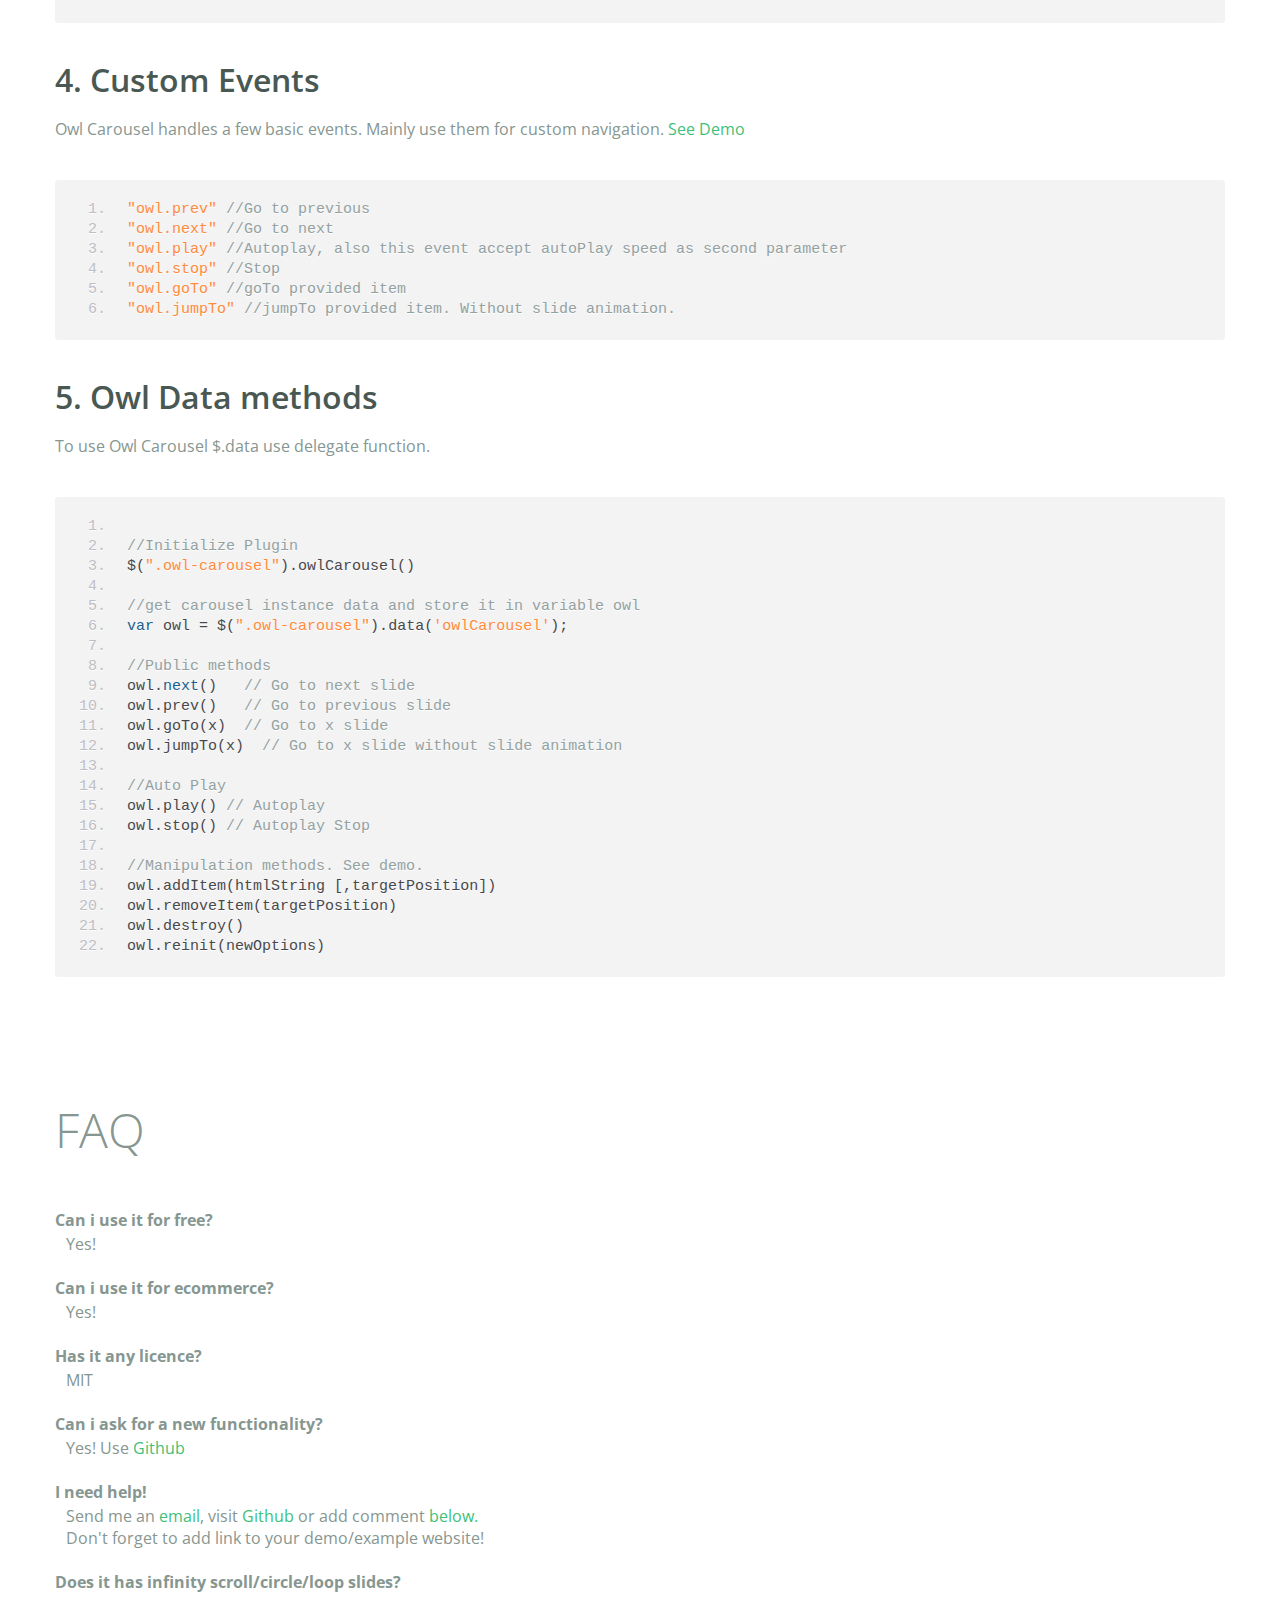
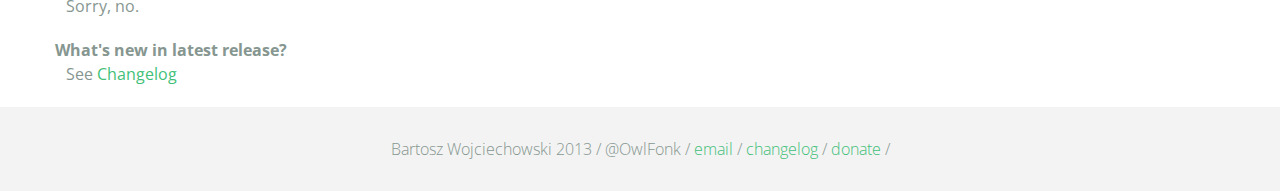
<file: vendor/index.html>
<!DOCTYPE html>
<html lang="en">
  <head>
    <meta charset="utf-8">
    <title>Owl Carousel</title>
    <meta name="viewport" content="width=device-width, initial-scale=1.0">
    <meta name="description" content="jQuery Responsive Carousel - Owl Carusel">
    <meta name="author" content="Bartosz Wojciechowski">
    <meta name="keywords" content="HTML,CSS,JSON,JavaScript, jQuery, Responsive, Design, Owl, Carousel, Free">

    <link href='http://fonts.googleapis.com/css?family=Open+Sans:400italic,400,300,600,700' rel='stylesheet' type='text/css'>
    <link href="assets/css/bootstrapTheme.css" rel="stylesheet">
    <link href="assets/css/custom.css" rel="stylesheet">

    <!-- Owl Carousel Assets -->
    <link href="owl-carousel/owl.carousel.css" rel="stylesheet">
    <link href="owl-carousel/owl.theme.css" rel="stylesheet">

    <!-- Prettify -->
    <link href="assets/js/google-code-prettify/prettify.css" rel="stylesheet">

    <!-- Le fav and touch icons -->
    <link rel="apple-touch-icon-precomposed" sizes="144x144" href="assets/ico/apple-touch-icon-144-precomposed.png">
    <link rel="apple-touch-icon-precomposed" sizes="114x114" href="assets/ico/apple-touch-icon-114-precomposed.png">
      <link rel="apple-touch-icon-precomposed" sizes="72x72" href="assets/ico/apple-touch-icon-72-precomposed.png">
                    <link rel="apple-touch-icon-precomposed" href="assets/ico/apple-touch-icon-57-precomposed.png">
                                   <link rel="shortcut icon" href="assets/ico/favicon.png">
  </head>
  <body>
      <div id="top-nav" class="navbar navbar-fixed-top">
        <div class="navbar-inner">
          <div class="container">
            <button type="button" class="btn btn-navbar" data-toggle="collapse" data-target=".nav-collapse">
            <span class="icon-bar"></span>
            <span class="icon-bar"></span>
            <span class="icon-bar"></span>
          </button>
            <div class="nav-collapse collapse">
            <ul class="nav pull-right">
              <li><a href="#demo">Demo</a></li>
              <li><a href="#more-demos">More Demos</a></li>
              <li><a href="#how-to">How To</a></li>
              <li><a href="#customizing">Customizing</a></li>
              <li><a href="#faq">FAQ</a></li>
              <li><a href="owl.carousel.zip" class="download" data-spy="affix" data-offset-top="450">Download</a></li>
            </ul>
            </div>
          </div>
        </div>
      </div>

      <div id="header">
        <div class="container">
          <div class="row">
            <div class="span5">
                <img class="logo" src="assets/img/owl-logo.png" alt="Owl Logo">
              </div>
            <div class="span7">
              <h1>OWL Carousel </h1>
              <h3>Touch enabled jQuery plugin that lets you create beautiful responsive carousel slider.</h3>
              <a class="btn btn-success btn-large" href="owl.carousel.zip">Download for FREE</a>
              <p class="muted"><a class="muted" href="https://github.com/OwlFonk/OwlCarousel">Github</a> / v1.3.2 / <a class="muted" href="changelog.html">Changelog</a></p> 
              <p class="muted">New version 2.0.0-beta now available for testers. <a href="http://www.owlgraphic.com/owlcarousel2/">Check it</a></p>
            </div>
          </div>
        </div>
      </div>

      <div id="demo">
        <div class="container">
          <div class="row">
            <div class="span12">
              <h1>Demo</h1>
            </div>
          </div>

          <div class="row">
            <div class="span12">

              <div id="owl-example" class="owl-carousel">

                <div class="item darkCyan">
                  <img src="assets/img/demo-slides/touch.png" alt="Touch">
                    <h3>Touch</h3>
                    <h4>Can touch this</h4>
                </div>
                <div class="item forestGreen">
                  <img src="assets/img/demo-slides/grab.png" alt="Grab">
                    <h3>Grab</h3>
                    <h4>Can grab this</h4>
                </div>
                <div class="item orange">
                  <img src="assets/img/demo-slides/responsive.png" alt="Responsive">
                    <h3>Responsive</h3>
                    <h4>Fully responsive!</h4>
                </div>

                <div class="item yellow">
                  <img src="assets/img/demo-slides/css3.png" alt="CSS3">
                    <h3>CSS3</h3>
                    <h4>3D Acceleration.</h4>
                </div>

                <div class="item dodgerBlue">
                  <img src="assets/img/demo-slides/multi.png" alt="Multi">
                    <h3>Multiply</h3>
                    <h4>Owls on page.</h4>
                </div>

                <div class="item skyBlue">
                  <img src="assets/img/demo-slides/modern.png" alt="Modern Browsers">
                    <h3>Modern</h3>
                    <h4>Browsers Compatibility</h4>
                </div>

                <div class="item zombieGreen">
                  <img src="assets/img/demo-slides/zombie.png" alt="Zombie Browsers - old ones">
                    <h3>Zombie</h3>
                    <h4>Browsers Compatibility</h4>
                </div>

                <div class="item violet">
                  <img src="assets/img/demo-slides/controls.png" alt="Take Control">
                    <h3>Take Control</h3>
                    <h4>The way you like</h4>
                </div>

                <div class="item yellowLight">
                  <img src="assets/img/demo-slides/feather.png" alt="Light">
                    <h3>Light</h3>
                    <h4>As a feather</h4>
                </div>

                <div class="item steelGray">
                  <img src="assets/img/demo-slides/tons.png" alt="Tons of Opotions">
                    <h3>Tons</h3>
                    <h4>of options</h4>
                </div>

              </div>


            </div>
          </div>

        </div>
      </div>

    <div id="more-demos">
      <div class="container">

        <div class="row">
          <div class="span12">
            <h1>More Demos</h1>
            <h2>Awesome!</h2>
            <p>Check more demos here! See what Owl can do.</p>
          </div>
        </div>

        <div class="row demos-row">
          <div class="span3">
            <a href="demos/images.html" class="demo-box">
              <div class="demo-wrapper demo-images clearfix">
                <div class="demo-slide"><div class="bg"></div></div>
                <div class="demo-slide"><div class="bg"></div></div>
                <div class="demo-slide"><div class="bg"></div></div>
              </div>
              <h3>Images</h3>
            </a>
          </div>

          <div class="span3">
            <a href="demos/custom.html" class="demo-box">
              <div class="demo-wrapper demo-custom clearfix">
                <div class="demo-slide"><div class="bg"></div></div>
                <div class="demo-slide"><div class="bg"></div></div>
                <div class="demo-slide"><div class="bg"></div></div>
                <div class="demo-slide"><div class="bg"></div></div>
                <div class="demo-slide"><div class="bg"></div></div>
                <div class="demo-slide"><div class="bg"></div></div>
                <div class="demo-slide"><div class="bg"></div></div>
                <div class="demo-slide"><div class="bg"></div></div>
                <div class="demo-slide"><div class="bg"></div></div>
                <div class="demo-slide"><div class="bg"></div></div>
              </div>
              <h3>Custom</h3>
            </a>
          </div>

          <div class="span3">
            <a href="demos/itemsCustom.html" class="demo-box">
              <div class="demo-wrapper demo-full clearfix">
                <div class="demo-slide"><div class="bg"></div></div>
                <div class="demo-slide"><div class="bg"></div></div>
                <div class="demo-slide"><div class="bg"></div></div>
                <div class="demo-slide"><div class="bg"></div></div>
              </div>
              <h3>Custom 2</h3>
            </a>
          </div>

          <div class="span3">
            <a href="demos/one.html" class="demo-box">
              <div class="demo-wrapper demo-one clearfix">
                <div class="demo-slide"><div class="bg"></div></div>
              </div>
              <h3>One Slide</h3>
            </a>
          </div>

        </div>
        <div class="row demos-row">
          <div class="span3">
            <a href="demos/json.html" class="demo-box">
              <div class="demo-wrapper demo-Json clearfix">
                <div class="demo-slide"><div class="bg"></div></div>
                <div class="demo-slide"><div class="bg"></div></div>
                <div class="demo-slide"><div class="bg"></div></div>
                <div class="demo-slide"><div class="bg"></div></div>
                <div class="demo-slide"><div class="bg"></div></div>
              </div>
              <h3>JSON</h3>
            </a>
          </div>

          <div class="span3">
            <a href="demos/customJson.html" class="demo-box">
              <div class="demo-wrapper demo-Json-custom clearfix">
                <div class="demo-slide"><div class="bg"></div></div>
                <div class="demo-slide"><div class="bg"></div></div>
                <div class="demo-slide"><div class="bg"></div></div>
              </div>
              <h3>JSON Custom</h3>
            </a>
          </div>

          <div class="span3">
            <a href="demos/lazyLoad.html" class="demo-box">
              <div class="demo-wrapper demo-lazy clearfix">
                <div class="demo-slide"><div class="bg"></div></div>
                <div class="demo-slide"><div class="bg"></div></div>
                <div class="demo-slide"><div class="bg"></div></div>
              </div>
              <h3>Lazy Load</h3>
            </a>
          </div>

          <div class="span3">
            <a href="demos/autoHeight.html" class="demo-box">
              <div class="demo-wrapper demo-height clearfix">
                <div class="demo-slide"><div class="bg"></div></div>
              </div>
              <h3>Auto Height</h3>
            </a>
          </div>

          
        </div>

        <div class="row">
          <div class="span12">
            <h3>Hey wanna see more demos?</h3>
            <ul>
              <li>
                <a href="demos/click.html">Click events inside items</a>
              </li>
              <li>
                <a href="demos/randomOrder.html">Randomize items and buttons outside slider.</a>
              </li>
              <li>
                <a href="demos/navOnTop.html">Navigation on top by custom events</a>
              </li>
              <li>
                <a href="demos/navOnTop2.html">Navigation on top by afterInit callback</a>
              </li>
              <li>
                <a href="demos/progressBar.html">Progress Bar</a>
              </li>
              <li>
                <a href="demos/transitions.html">CSS3 Transitions</a>
              </li>
              <li>
                <a href="demos/manipulations.html">Content manipulations: destroy, reinit, addItem, removeItem</a>
              </li>
              <li>
                <a href="demos/scaleup.html">Auto scale up comparsion demo</a>
              </li>
              <li>
                <a href="demos/sync.html">Synced Owls</a>
              </li>
              <li>
                <a href="demos/owlStatus.html">How to retrieve basic information from plugin (current, prev, all items, visible items etc.)</a>
              </li>
            </ul>
            
          </div>
        </div>


      </div>
    </div>

    <div id="how-to">
      <div class="container">
        <div class="row">
          <div class="span12">
            <h1>How To Use</h1>
            <h2>1. Load jQuery and include Owl Carousel plugin files</h2>
            <p>To use Owl Carousel, you’ll need to make sure both the Owl and jQuery 1.7 or higher scripts are included.</p>
<pre class="pre-show prettyprint linenums">
&lt;!-- Important Owl stylesheet --&gt;
&lt;link rel="stylesheet" href="owl-carousel/owl.carousel.css"&gt;

&lt;!-- Default Theme --&gt;
&lt;link rel="stylesheet" href="owl-carousel/owl.theme.css"&gt;

&lt;!--  jQuery 1.7+  --&gt;
&lt;script src="jquery-1.9.1.min.js"&gt;&lt;/script&gt;

&lt;!-- Include js plugin --&gt;
&lt;script src="assets/owl-carousel/owl.carousel.js"&gt;&lt;/script&gt;
</pre>
          <h2>2. Set up your HTML</h2>
          <p>You don't need any special markup. All you need is to wrap your divs(owl works with any type element) inside the container element &lt;div class="owl-carousel"&gt;. Class "owl-carousel" is mandatory to apply proper styles that come from owl.carousel.css file.</p>
<pre class="pre-show prettyprint linenums">
&lt;div id="owl-example" class="owl-carousel"&gt;
  &lt;div&gt; Your Content &lt;/div&gt;
  &lt;div&gt; Your Content &lt;/div&gt;
  &lt;div&gt; Your Content &lt;/div&gt;
  &lt;div&gt; Your Content &lt;/div&gt;
  &lt;div&gt; Your Content &lt;/div&gt;
  &lt;div&gt; Your Content &lt;/div&gt;
  &lt;div&gt; Your Content &lt;/div&gt;
  ...
&lt;/div>
</pre>    
          <h2>3. Call the plugin</h2>
          <p>Now call the Owl initializer function and your carousel is ready.</p>
<pre class="pre-show prettyprint linenums">
$(document).ready(function() {

  $("#owl-example").owlCarousel();

});
</pre>  
          </div>
        </div>
      </div>
    </div>


    <div id="customizing">
      <div class="container">
        <div class="row">
          <div class="span12">
            <h1>Customizing</h1>
            <h2>1. Options</h2>
            <p>All of the options below are available to customize Owl Carousel.</p> 
            <table class="table hp-table table-bordered table-striped">
              <thead>
                <tr>
                  <th>Variable</th>
                  <th>Default</th>
                  <th>Type</th>
                  <th>Description</th>
                </tr>
              </thead>
              <tbody>
                <tr>
                  <td><span class="text-emp">items</span></td>
                  <td>5</td>
                  <td>int</td>
                  <td>This variable allows you to set the maximum amount of items displayed at a time with the widest browser width</td>
                </tr>
                 <tr>
                  <td><span class="text-emp">itemsDesktop</span></td>
                  <td>[1199,4]</td>
                  <td>array</td>
                  <td>This allows you to preset the number of slides visible with a particular browser width. The format is [x,y] whereby x=browser width and y=number of slides displayed. For example [1199,4] means that if(window&lt;=1199){ show 4 slides per page}
                    Alternatively use <code>itemsDesktop: false</code> to override these settings. Check my <a href="demos/custom.html">Custom Demo</a></td>
                </tr>
                <tr>
                  <td><span class="text-emp">itemsDesktopSmall</span></td>
                  <td>[979,3]</td>
                  <td>array</td>
                  <td>As above.</td>
                </tr>
                <tr>
                  <td><span class="text-emp">itemsTablet</span></td>
                  <td>[768,2]</td>
                  <td>array</td>
                  <td>As above.</td>
                </tr>
                <tr>
                  <td><span class="text-emp">itemsTabletSmall</span></td>
                  <td>false</td>
                  <td>array</td>
                  <td>As above. Default value is disabled.</td>
                </tr>
                <tr>
                  <td><span class="text-emp">itemsMobile</span></td>
                  <td>[479,1]</td>
                  <td>array</td>
                  <td>As above</td>
                </tr>
                <tr>
                  <td><span class="text-emp">itemsCustom</span></td>
                  <td>false</td>
                  <td>array</td>
                  <td>
                    This allow you to add custom variations of items depending from the width
                    If this option is set, itemsDeskop, itemsDesktopSmall, itemsTablet, itemsMobile etc. are disabled
                    For better preview, order the arrays by screen size, but it's not mandatory
                    Don't forget to include the lowest available screen size, otherwise it will take the default one for screens lower than lowest available.
                    <br />Example:<br /> [[0, 2], [400, 4], [700, 6], [1000, 8], [1200, 10], [1600, 16]]<br />
                    For more information about structure of the internal arrays see itemsDesktop. Check my <a href="demos/custom.html">Custom Demo</a></td>
                </tr>
                <tr>
                  <td><span class="text-emp">singleItem</span></td>
                  <td>false</td>
                  <td>boolean</td>
                  <td>Display only one item. <a href="demos/one.html">See demo</a></td>
                </tr>
                <tr>
                  <td><span class="text-emp">itemsScaleUp</span></td>
                  <td>false</td>
                  <td>boolean</td>
                  <td>Option to not stretch items when it is less than the supplied items. <a href="demos/scaleup.html">See demo</a></td>
                </tr>
                <tr>
                  <td><span class="text-emp">slideSpeed</span></td>
                  <td>200</td>
                  <td>int</td>
                  <td>Slide speed in milliseconds</td>
                </tr>
                <tr>
                  <td><span class="text-emp">paginationSpeed</span></td>
                  <td>800</td>
                  <td>int</td>
                  <td>Pagination speed in milliseconds</td>
                </tr>
                <tr>
                  <td><span class="text-emp">rewindSpeed</span></td>
                  <td>1000</td>
                  <td>int</td>
                  <td>Rewind speed in milliseconds</td>
                </tr>
                <tr>
                  <td><span class="text-emp">autoPlay</span></td>
                  <td>false</td>
                  <td>int/boolean</td>
                  <td>Change to any integrer for example <code>autoPlay : 5000</code> to play every 5 seconds. If you set <code>autoPlay: true</code> default speed will be 5 seconds.</td>
                </tr>
                <tr>
                <tr>
                  <td><span class="text-emp">stopOnHover</span></td>
                  <td>false</td>
                  <td>boolean</td>
                  <td>Stop autoplay on mouse hover</td>
                </tr>
                <tr>
                <tr>
                  <td><span class="text-emp">navigation</span></td>
                  <td>false</td>
                  <td>boolean</td>
                  <td>Display "next" and "prev" buttons.</td>
                </tr>
                <tr>
                  <td><span class="text-emp">navigationText</span></td>
                  <td>["prev","next"]</td>
                  <td>array</td>
                  <td>You can cusomize your own text for navigation. To get empty buttons use <code>navigationText : false</code>. Also HTML can be used here</td>
                </tr>
                <tr>
                  <td><span class="text-emp">rewindNav</span></td>
                  <td>true</td>
                  <td>boolean</td>
                  <td>Slide to first item. Use <code>rewindSpeed</code> to change animation speed. </td>
                </tr>
                <tr>
                  <td><span class="text-emp">scrollPerPage</span></td>
                  <td>false</td>
                  <td>boolean</td>
                  <td>Scroll per page not per item. This affect next/prev buttons and mouse/touch dragging.</td>
                </tr>
                <tr>
                  <td><span class="text-emp">pagination</span></td>
                  <td>true</td>
                  <td>boolean</td>
                  <td>Show pagination.</td>
                </tr>
                <tr>
                  <td><span class="text-emp">paginationNumbers</span></td>
                  <td>false</td>
                  <td>boolean</td>
                  <td>Show numbers inside pagination buttons</td>
                </tr>
                <tr>
                  <td><span class="text-emp">responsive</span></td>
                  <td>true</td>
                  <td>boolean</td>
                  <td>You can use Owl Carousel on desktop-only websites too! Just change that to "false" to disable resposive capabilities</td>
                </tr>
                <tr>
                  <td><span class="text-emp">responsiveRefreshRate</span></td>
                  <td>200</td>
                  <td>int</td>
                  <td>Check window width changes every 200ms for responsive actions</td>
                </tr>
                <tr>
                  <td><span class="text-emp">responsiveBaseWidth</span></td>
                  <td>window</td>
                  <td>jQuery selector</td>
                  <td>Owl Carousel check window for browser width changes. You can use any other jQuery element to check width changes for example ".owl-demo". Owl will change only if ".owl-demo" get new width.</td>
                </tr>
                <tr>
                  <td><span class="text-emp">baseClass</span></td>
                  <td>"owl-carousel"</td>
                  <td>string</td>
                  <td>Automaticly added class for base CSS styles. Best not to change it if you don't need to.</td>
                </tr>
                <tr>
                  <td><span class="text-emp">theme</span></td>
                  <td>"owl-theme"</td>
                  <td>string</td>
                  <td>Default Owl CSS styles for navigation and buttons. Change it to match your own theme</td>
                </tr>
                <tr>
                  <td><span class="text-emp">lazyLoad</span></td>
                  <td>false</td>
                  <td>boolean</td>
                  <td>Delays loading of images. Images outside of viewport won't be loaded before user scrolls to them. Great for mobile devices to speed up page loadings. IMG need special markup <code>class="lazyOwl"</code> and <code>data-src="your img path"</code>. <a href="demos/lazyLoad.html">See example.</a></td>
                </tr>
                <tr>
                  <td><span class="text-emp">lazyFollow</span></td>
                  <td>true</td>
                  <td>boolean</td>
                  <td>When pagination used, it skips loading the images from pages that got skipped. It only loads the images that get displayed in viewport. If set to false, all images get loaded when pagination used. It is a sub setting of the lazy load function.</td>
                </tr>
                <tr>
                  <td><span class="text-emp">lazyEffect</span></td>
                  <td>"fade"</td>
                  <td>boolean / string</td>
                  <td>Default is fadeIn on 400ms speed. Use false to remove that effect.</td>
                </tr>
                <tr>
                  <td><span class="text-emp">autoHeight</span></td>
                  <td>false</td>
                  <td>boolean</td>
                  <td>Add height to owl-wrapper-outer so you can use diffrent heights on slides. Use it only for one item per page setting.</td>
                </tr>
                <tr>
                  <td><span class="text-emp">jsonPath</span></td>
                  <td>false</td>
                  <td>string</td>
                  <td>Allows you to load directly from a jSon file. The JSON structure you use needs to match the owl JSON structure used here. To use custom JSON structure see jsonSuccess option.</td>
                </tr>
                <tr>
                  <td><span class="text-emp">jsonSuccess</span></td>
                  <td>false</td>
                  <td>function</td>
                  <td>Success callback for $.getJSON build in into carousel. See demo with custom JSON structure <a href="demos/customJson.html">here</a>. </td>
                </tr>
                <tr>
                  <td><span class="text-emp">dragBeforeAnimFinish</span></td>
                  <td>true</td>
                  <td>boolean</td>
                  <td>Ignore whether a transition is done or not (only dragging).</td>
                </tr>
                <tr>
                  <td><span class="text-emp">mouseDrag</span></td>
                  <td>true</td>
                  <td>boolean</td>
                  <td>Turn off/on mouse events.</td>
                </tr>
                <tr>
                  <td><span class="text-emp">touchDrag</span></td>
                  <td>true</td>
                  <td>boolean</td>
                  <td>Turn off/on touch events.</td>
                </tr>
                <tr>
                  <td><span class="text-emp">addClassActive</span></td>
                  <td>false</td>
                  <td>boolean</td>
                  <td>Add "active" classes on visible items. Works with any numbers of items on screen.</td>
                </tr>
                <tr>
                  <td><span class="text-emp">transitionStyle</span></td>
                  <td>false</td>
                  <td>string</td>
                  <td>Add CSS3 transition style. Works only with one item on screen. <a href="demos/transitions.html">See Demo</a></td>
                </tr>
              </tbody>
            </table>
            <h2>2. Callbacks</h2>
            <table class="table hp-table table-bordered table-striped">
              <thead>
                <tr>
                  <th>Variable</th>
                  <th>Default</th>
                  <th>Type</th>
                  <th>Description</th>
                </tr>
              </thead>
              <tbody>
                <tr>
                  <td><span class="text-emp">beforeUpdate</span></td>
                  <td>false</td>
                  <td>function</td>
                  <td>Before responsive update callback</td>
                </tr>
                <tr>
                  <td><span class="text-emp">afterUpdate</span></td>
                  <td>false</td>
                  <td>function</td>
                  <td>After responsive update callback</td>
                </tr>
                <tr>
                  <td><span class="text-emp">beforeInit</span></td>
                  <td>false</td>
                  <td>function</td>
                  <td>Before initialization callback</td>
                </tr>
                <tr>
                  <td><span class="text-emp">afterInit</span></td>
                  <td>false</td>
                  <td>function</td>
                  <td>After initialization callback</td>
                </tr>
                <tr>
                  <td><span class="text-emp">beforeMove</span></td>
                  <td>false</td>
                  <td>function</td>
                  <td>Before move callback</td>
                </tr>
                <tr>
                  <td><span class="text-emp">afterMove</span></td>
                  <td>false</td>
                  <td>function</td>
                  <td>After move callback</td>
                </tr>
                <tr>
                  <td><span class="text-emp">afterAction</span></td>
                  <td>false</td>
                  <td>function</td>
                  <td>After startup, move and update callback</td>
                </tr>
                <tr>
                  <td><span class="text-emp">startDragging</span></td>
                  <td>false</td>
                  <td>function</td>
                  <td>Call this function while dragging.</td>
                </tr>
                <tr>
                  <td><span class="text-emp">afterLazyLoad</span></td>
                  <td>false</td>
                  <td>function</td>
                  <td>Call this function after lazyLoad.</td>
                </tr>
              </tbody>
            </table>

              <h2>3. Defaults</h2>
              <p>Carousel default settings</p>
<pre class="pre-show prettyprint linenums">
$("#owl-example").owlCarousel({

    // Most important owl features
    items : 5,
    itemsCustom : false,
    itemsDesktop : [1199,4],
    itemsDesktopSmall : [980,3],
    itemsTablet: [768,2],
    itemsTabletSmall: false,
    itemsMobile : [479,1],
    singleItem : false,
    itemsScaleUp : false,

    //Basic Speeds
    slideSpeed : 200,
    paginationSpeed : 800,
    rewindSpeed : 1000,

    //Autoplay
    autoPlay : false,
    stopOnHover : false,

    // Navigation
    navigation : false,
    navigationText : ["prev","next"],
    rewindNav : true,
    scrollPerPage : false,

    //Pagination
    pagination : true,
    paginationNumbers: false,

    // Responsive 
    responsive: true,
    responsiveRefreshRate : 200,
    responsiveBaseWidth: window,

    // CSS Styles
    baseClass : "owl-carousel",
    theme : "owl-theme",

    //Lazy load
    lazyLoad : false,
    lazyFollow : true,
    lazyEffect : "fade",

    //Auto height
    autoHeight : false,

    //JSON 
    jsonPath : false, 
    jsonSuccess : false,

    //Mouse Events
    dragBeforeAnimFinish : true,
    mouseDrag : true,
    touchDrag : true,

    //Transitions
    transitionStyle : false,

    // Other
    addClassActive : false,

    //Callbacks
    beforeUpdate : false,
    afterUpdate : false,
    beforeInit: false, 
    afterInit: false, 
    beforeMove: false, 
    afterMove: false,
    afterAction: false,
    startDragging : false
    afterLazyLoad : false

})
</pre>
              <h2>4. Custom Events</h2>
              <p>Owl Carousel handles a few basic events. Mainly use them for custom navigation. <a href="demos/custom.html">See Demo</a></p>

<pre class="pre-show prettyprint linenums">
"owl.prev" //Go to previous
"owl.next" //Go to next
"owl.play" //Autoplay, also this event accept autoPlay speed as second parameter
"owl.stop" //Stop
"owl.goTo" //goTo provided item
"owl.jumpTo" //jumpTo provided item. Without slide animation.
</pre>

              <h2>5. Owl Data methods</h2>
              <p>To use Owl Carousel $.data use delegate function.</p>
              
<pre class="pre-show prettyprint linenums">

//Initialize Plugin
$(".owl-carousel").owlCarousel()

//get carousel instance data and store it in variable owl
var owl = $(".owl-carousel").data('owlCarousel');

//Public methods
owl.next()   // Go to next slide
owl.prev()   // Go to previous slide
owl.goTo(x)  // Go to x slide
owl.jumpTo(x)  // Go to x slide without slide animation

//Auto Play
owl.play() // Autoplay
owl.stop() // Autoplay Stop

//Manipulation methods. <a href="demos/manipulations.html">See demo.</a>
owl.addItem(htmlString [,targetPosition])
owl.removeItem(targetPosition)
owl.destroy()
owl.reinit(newOptions)
</pre>
          </div>
        </div>
      </div>
    </div>

    <div id="faq" class="container">
      <div class="row">
        <div class="span12">
          <h1>FAQ</h1>
          <dl>
            <dt>Can i use it for free?</dt>
            <dd>Yes!</dd>
            <dt>Can i use it for ecommerce?</dt>
            <dd>Yes!</dd>
            <dt>Has it any licence?</dt>
            <dd>MIT</dd>
            <dt>Can i ask for a new functionality?</dt>
            <dd>Yes! Use <a href="https://github.com/OwlFonk/OwlCarousel">Github</a></dd>
            <dt>I need help!</dt>
            <dd>Send me an <a href="mailto:owl@owlgraphic.com?subject=Hey Owl! I need help">email</a>, visit <a href="https://github.com/OwlFonk/OwlCarousel">Github</a> or add comment <a href="#disqus">below.</a><br>Don't forget to add link to your demo/example website!</dd>
            <dt>Does it has infinity scroll/circle/loop slides?</dt>
            <dd>Sorry, no.</dd>
            <dt>What's new in latest release?</dt>
            <dd>See <a href="changelog.html">Changelog</a></dd>
          </dl>
        </div>
      </div>
    </div>

    <div class="container disqus">
        <div class="row">
          <div class="span12">
            <h1>Disqus</h1>

    <div id="disqus_thread"></div>
    <noscript>Please enable JavaScript to view the <a href="http://disqus.com/?ref_noscript">comments powered by Disqus.</a></noscript>
    <a href="http://disqus.com" class="dsq-brlink">comments powered by <span class="logo-disqus">Disqus</span></a>
      </div>
    </div>
  </div>

    <div id="footer">
      <div class="container">
        <div class="row">
          <div class="span12">
            <h5>Bartosz Wojciechowski 2013 / @OwlFonk / 
            <a href="mailto:owl@owlgraphic.com?subject=Hey Owl!">email</a> / 
            <a href="changelog.html">changelog</a> /
            <a href="https://www.paypal.com/cgi-bin/webscr?cmd=_s-xclick&hosted_button_id=EFSGXZS7V2U9N">donate</a> / 
            <a href="https://twitter.com/share" class="twitter-share-button" data-url="http://owlgraphic.com/owlcarousel/" data-text="Awesome jQuery Owl Carousel Responsive Plugin" data-via="OwlFonk" data-count="none" data-hashtags="owlcarousel"></a>
            <script>
            var owldomain = window.location.hostname.indexOf("owlgraphic");
            if(owldomain !== -1){
              !function(d,s,id){var js,fjs=d.getElementsByTagName(s)[0],p=/^http:/.test(d.location)?'http':'https';if(!d.getElementById(id)){js=d.createElement(s);js.id=id;js.src=p+'://platform.twitter.com/widgets.js';fjs.parentNode.insertBefore(js,fjs);}}(document, 'script', 'twitter-wjs');
            }
            </script>
            </h5>
          </div>
        </div>
      </div>
    </div>


    <script src="assets/js/jquery-1.9.1.min.js"></script>
    <script src="owl-carousel/owl.carousel.min.js"></script>

    <!-- Frontpage Demo -->
    <script>

    $(document).ready(function($) {
      $("#owl-example").owlCarousel();
    });


    $("body").data("page", "frontpage");

    </script>
    <script src="assets/js/bootstrap-collapse.js"></script>
    <script src="assets/js/bootstrap-transition.js"></script>

    <script src="assets/js/google-code-prettify/prettify.js"></script>
	  <script src="assets/js/application.js"></script>

    <script type="text/javascript">
    jQuery(function($){
      var disqus_loaded = false;
      var top = $("#faq").offset().top; 
      var owldomain = window.location.hostname.indexOf("owlgraphic");
      var comments = window.location.href.indexOf("comment");

      if(owldomain !== -1){
        function check(){
          if ( (!disqus_loaded && $(window).scrollTop() + $(window).height() > top) || (comments !== -1) ){
            $(window).off( "scroll" )
            disqus_loaded = true;
            /* * * CONFIGURATION VARIABLES: EDIT BEFORE PASTING INTO YOUR WEBPAGE * * */
            var disqus_shortname = 'owlcarousel'; // required: replace example with your forum shortname
            var disqus_identifier = 'OWL Carousel';
            //var disqus_url = 'http://owlgraphic.com/owlcarousel/';
            /* * * DON'T EDIT BELOW THIS LINE * * */
            (function() {
                var dsq = document.createElement('script'); dsq.type = 'text/javascript'; dsq.async = true;
                dsq.src = '//' + disqus_shortname + '.disqus.com/embed.js';
                (document.getElementsByTagName('head')[0] || document.getElementsByTagName('body')[0]).appendChild(dsq);
            })();
          }
        }
        $(window).on( "scroll", check )
        check();
      } else {
        $('.disqus').hide();
      }
    });
    </script>

    <script>
    var owldomain = window.location.hostname.indexOf("owlgraphic");
    if(owldomain !== -1){
      (function(i,s,o,g,r,a,m){i['GoogleAnalyticsObject']=r;i[r]=i[r]||function(){
      (i[r].q=i[r].q||[]).push(arguments)},i[r].l=1*new Date();a=s.createElement(o),
      m=s.getElementsByTagName(o)[0];a.async=1;a.src=g;m.parentNode.insertBefore(a,m)
      })(window,document,'script','//www.google-analytics.com/analytics.js','ga');

      ga('create', 'UA-41541058-1', 'owlgraphic.com');
      ga('send', 'pageview');
    }
    </script>

  </body>
</html>
</file>
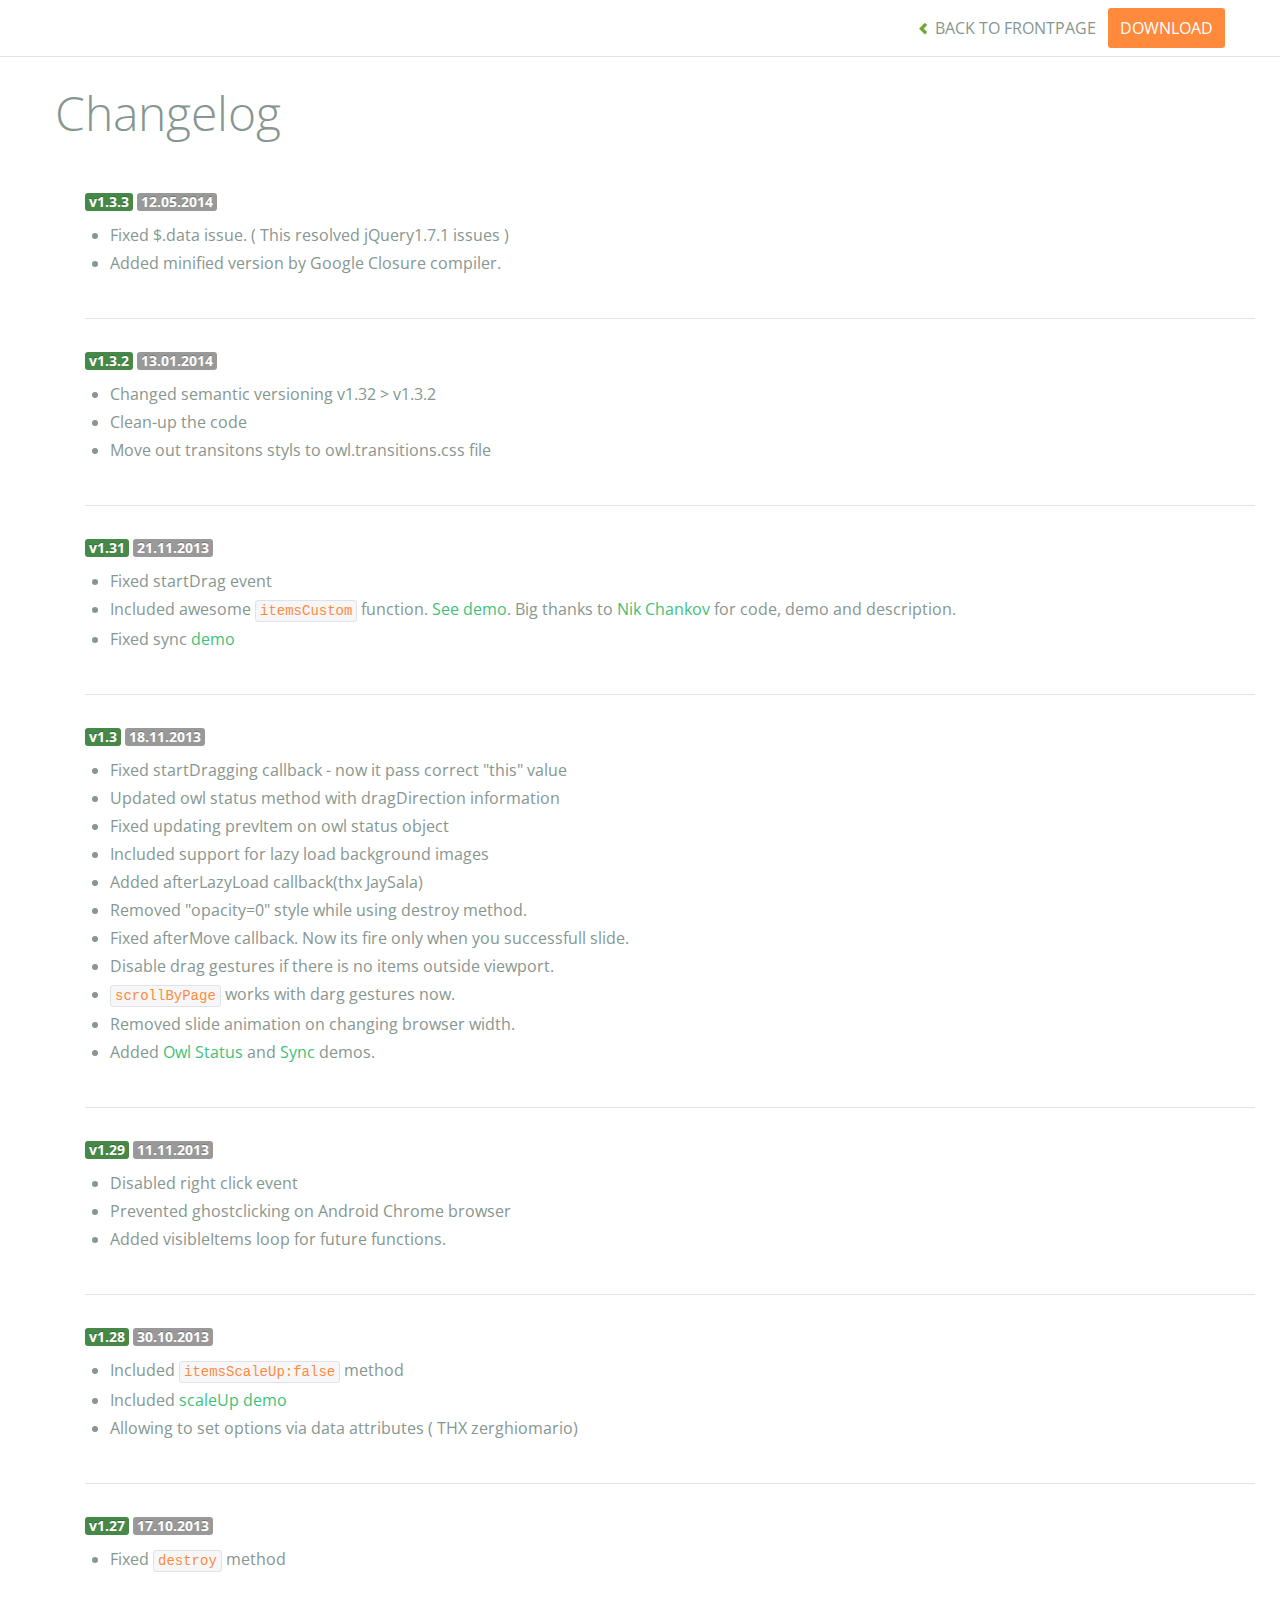
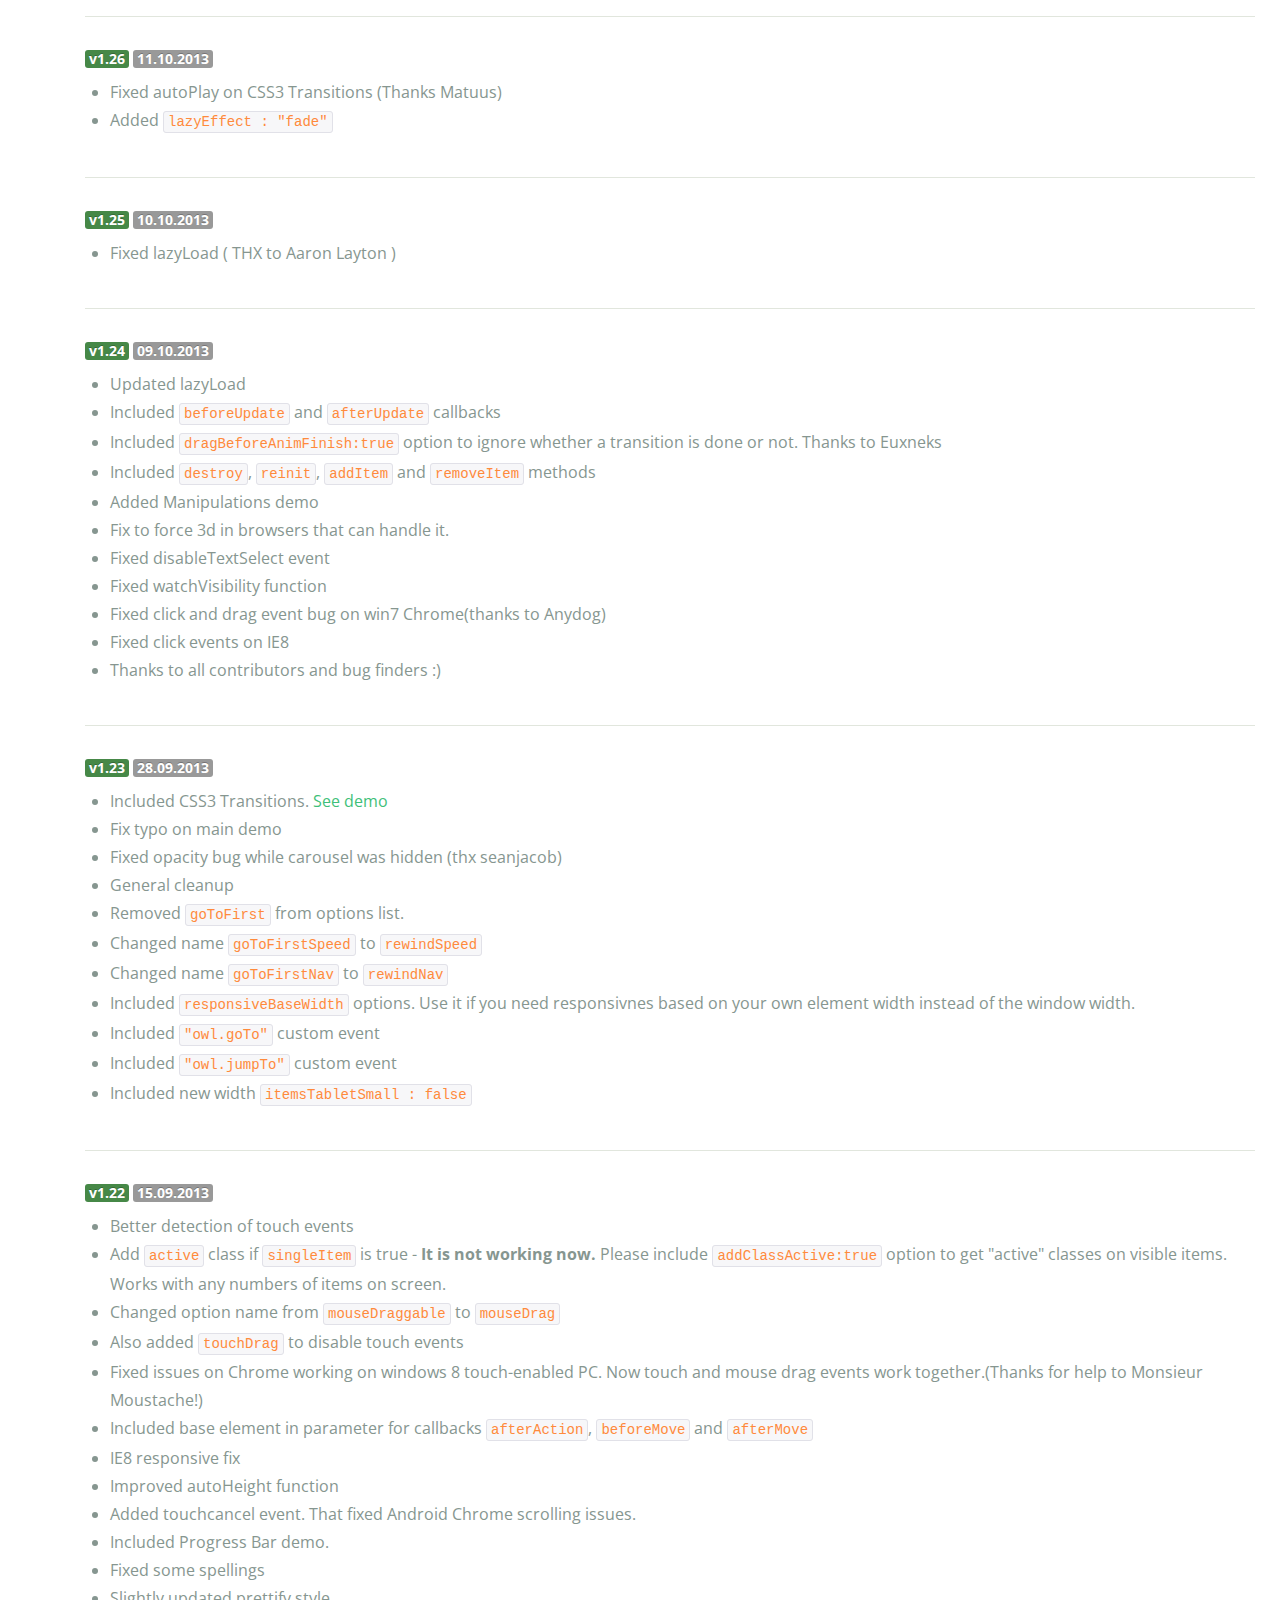
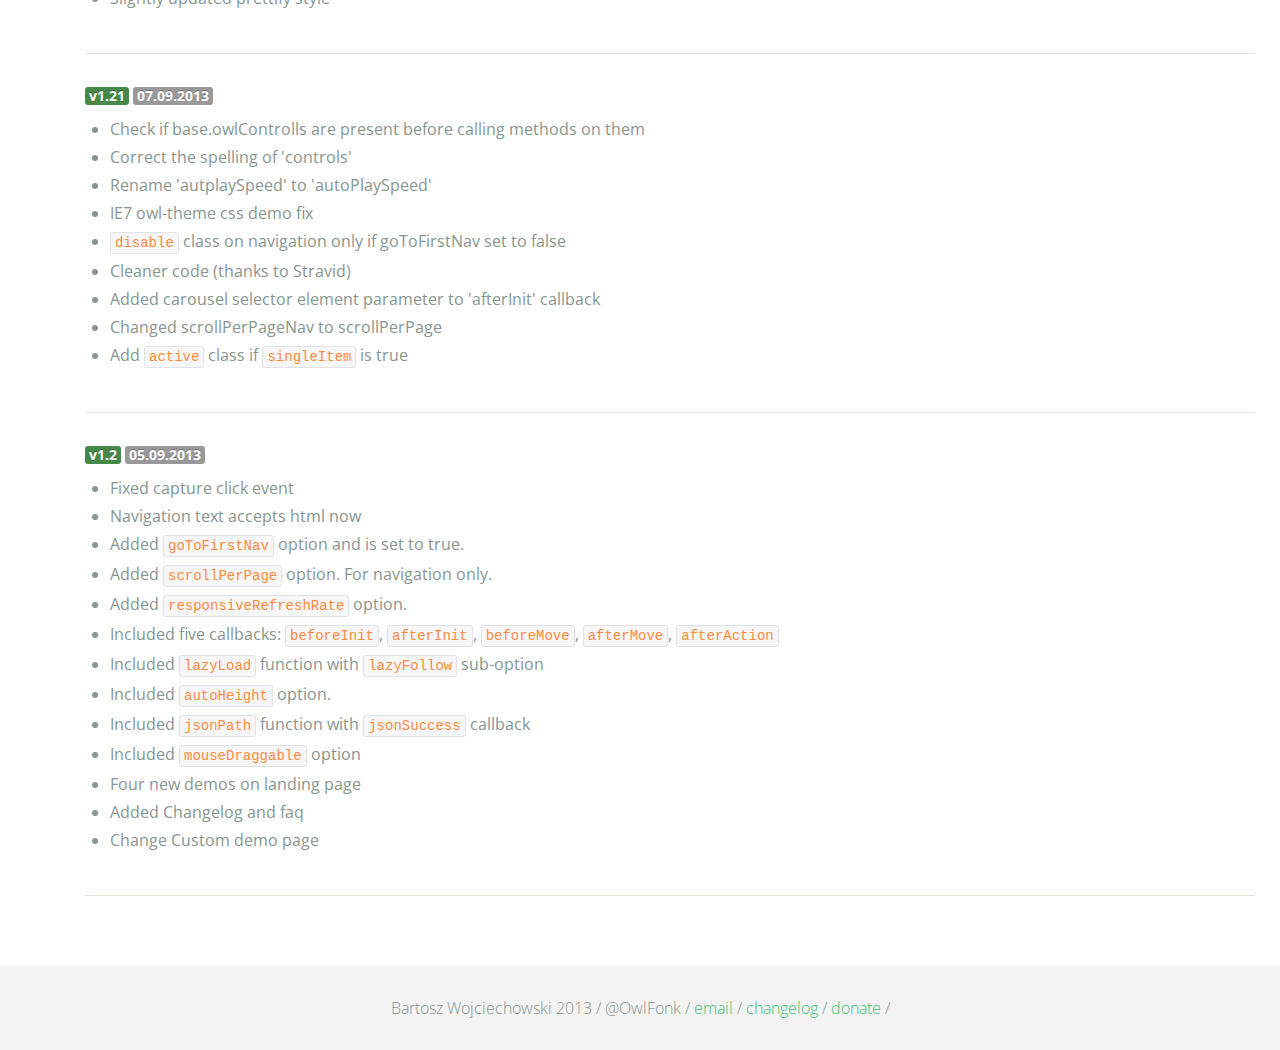
<file: vendor/changelog.html>
<!DOCTYPE html>
<html lang="en">
  <head>
    <meta charset="utf-8">
    <title>Owl Carousel - Changelog</title>
    <meta name="viewport" content="width=device-width, initial-scale=1.0">
    <meta name="description" content="jQuery Responsive Carousel - Owl Carusel">
    <meta name="author" content="Bartosz Wojciechowski">

    <link href='http://fonts.googleapis.com/css?family=Open+Sans:400italic,400,300,600,700' rel='stylesheet' type='text/css'>
    <link href="assets/css/bootstrapTheme.css" rel="stylesheet">
    <link href="assets/css/custom.css" rel="stylesheet">

    <!-- Owl Carousel Assets -->
    <link href="owl-carousel/owl.carousel.css" rel="stylesheet">
    <link href="owl-carousel/owl.theme.css" rel="stylesheet">

    <!-- Prettify -->
    <link href="assets/js/google-code-prettify/prettify.css" rel="stylesheet">
	

    <!-- Le fav and touch icons -->
    <link rel="apple-touch-icon-precomposed" sizes="144x144" href="assets/ico/apple-touch-icon-144-precomposed.png">
    <link rel="apple-touch-icon-precomposed" sizes="114x114" href="assets/ico/apple-touch-icon-114-precomposed.png">
      <link rel="apple-touch-icon-precomposed" sizes="72x72" href="assets/ico/apple-touch-icon-72-precomposed.png">
                    <link rel="apple-touch-icon-precomposed" href="assets/ico/apple-touch-icon-57-precomposed.png">
                                   <link rel="shortcut icon" href="assets/ico/favicon.png">
  </head>
  <body>

      <div id="top-nav" class="navbar navbar-fixed-top">
        <div class="navbar-inner">
          <div class="container">
            <button type="button" class="btn btn-navbar" data-toggle="collapse" data-target=".nav-collapse">
            <span class="icon-bar"></span>
            <span class="icon-bar"></span>
            <span class="icon-bar"></span>
          </button>
            <div class="nav-collapse collapse">
            <ul class="nav pull-right">
              <li><a href="index.html"><i class="icon-chevron-left"></i> Back to Frontpage</a></li>
              <li><a href="owl.carousel.zip" class="download download-on" data-spy="affix" data-offset-top="450">Download</a></li>
            </ul>
            <ul class="nav pull-left">
              
            </ul>
            </div>
          </div>
        </div>
      </div>

    <div id="changelog" class="container">
      <div class="row">
        <div class="span12">
          <h1>Changelog</h1>
          
          <div class="span12 log">
          <span class="label label-success">v1.3.3</span> <span class="label">12.05.2014</span>
            <ul>
              <li>Fixed $.data issue. ( This resolved jQuery1.7.1 issues )</li>
              <li>Added minified version by Google Closure compiler.</li>
            </ul>
          </div>

          <div class="span12 log">
          <span class="label label-success">v1.3.2</span> <span class="label">13.01.2014</span>
            <ul>
              <li>Changed semantic versioning v1.32 > v1.3.2</li>
              <li>Clean-up the code</li>
              <li>Move out transitons styls to owl.transitions.css file</li>             

            </ul>
          </div>

          <div class="span12 log">
          <span class="label label-success">v1.31</span> <span class="label">21.11.2013</span>
            <ul>
              <li>Fixed startDrag event</li>
              <li>Included awesome <code>itemsCustom</code> function. <a href="demos/itemsCustom.html">See demo</a>. Big thanks to <a href="https://github.com/nchankov">Nik Chankov</a> for code, demo and description.</li>
              <li>Fixed sync <a href="demos/sync.html">demo</a></li>
            </ul>
          </div>

          <div class="span12 log">
          <span class="label label-success">v1.3</span> <span class="label">18.11.2013</span>
            <ul>
              <li>Fixed startDragging callback - now it pass correct "this" value</li>
              <li>Updated owl status method with dragDirection information</li>
              <li>Fixed updating prevItem on owl status object</li>
              <li>Included support for lazy load background images</li>
              <li>Added afterLazyLoad callback(thx JaySala)</li>
              <li>Removed "opacity=0" style while using destroy method.</li>
              <li>Fixed afterMove callback. Now its fire only when you successfull slide.</li>
              <li>Disable drag gestures if there is no items outside viewport.</li>
              <li><code>scrollByPage</code> works with darg gestures now. </li>
              <li>Removed slide animation on changing browser width.</li>
              <li>Added <a href="demos/owlStatus.html">Owl Status</a> and <a href="demos/sync.html">Sync</a> demos.</li>
            </ul>
          </div>

          <div class="span12 log">
          <span class="label label-success">v1.29</span> <span class="label">11.11.2013</span>
            <ul>
              <li>Disabled right click event</li>
              <li>Prevented ghostclicking on Android Chrome browser</li>
              <li>Added visibleItems loop for future functions.</li>
            </ul>
          </div>

          <div class="span12 log">
          <span class="label label-success">v1.28</span> <span class="label">30.10.2013</span>
            <ul>
              <li>Included <code>itemsScaleUp:false</code> method</li>
              <li>Included <a href="demos/scaleup.html">scaleUp demo</a></li>
              <li>Allowing to set options via data attributes ( THX zerghiomario)</li>
            </ul>
          </div>

          <div class="span12 log">
          <span class="label label-success">v1.27</span> <span class="label">17.10.2013</span>
            <ul>
              <li>Fixed <code>destroy</code> method</li>
            </ul>
          </div>

          <div class="span12 log">
          <span class="label label-success">v1.26</span> <span class="label">11.10.2013</span>
            <ul>
              <li>Fixed autoPlay on CSS3 Transitions (Thanks Matuus)</li>
              <li>Added <code>lazyEffect : "fade"</code></li>
            </ul>
          </div>

          <div class="span12 log">
          <span class="label label-success">v1.25</span> <span class="label">10.10.2013</span>
            <ul>
              <li>Fixed lazyLoad ( THX to Aaron Layton )</li>
            </ul>
          </div>


          <div class="span12 log">
          <span class="label label-success">v1.24</span> <span class="label">09.10.2013</span>
            <ul>
              <li>Updated lazyLoad</li>
              <li>Included <code>beforeUpdate</code> and <code>afterUpdate</code> callbacks</li>
              <li>Included <code>dragBeforeAnimFinish:true</code> option to ignore whether a transition is done or not. Thanks to Euxneks</li>
              <li>Included <code>destroy</code>, <code>reinit</code>, <code>addItem</code> and <code>removeItem</code> methods</li>
              <li>Added Manipulations demo</li>
              <li>Fix to force 3d in browsers that can handle it.</li>
              <li>Fixed disableTextSelect event</li>
              <li>Fixed watchVisibility function</li>
              <li>Fixed click and drag event bug on win7 Chrome(thanks to Anydog)</li>
              <li>Fixed click events on IE8</li>
              <li>Thanks to all contributors and bug finders :)</li>
            </ul>
          </div>

          <div class="span12 log">
          <span class="label label-success">v1.23</span> <span class="label">28.09.2013</span>
            <ul>
              <li>Included CSS3 Transitions. <a href="demos/transitions.html">See demo</a></li>
              <li>Fix typo on main demo</li>
              <li>Fixed opacity bug while carousel was hidden (thx seanjacob)</li>
              <li>General cleanup</li>
              <li>Removed <code>goToFirst</code> from options list.</li>
              <li>Changed name <code>goToFirstSpeed</code> to <code>rewindSpeed</code></li>
              <li>Changed name <code>goToFirstNav</code> to <code>rewindNav</code></li>
              <li>Included <code>responsiveBaseWidth</code> options. Use it if you need responsivnes based on your own element width instead of the window width.</li>
              <li>Included <code>"owl.goTo"</code> custom event</li>
              <li>Included <code>"owl.jumpTo"</code> custom event</li>
              <li>Included new width <code>itemsTabletSmall : false</code></li>
            </ul>
          </div>

          <div class="span12 log">
          <span class="label label-success">v1.22</span> <span class="label">15.09.2013</span>
            <ul>
              <li>Better detection of touch events</li>
              <li>Add <code>active</code> class if <code>singleItem</code> is true - <b>It is not working now.</b> Please include <code>addClassActive:true</code> option to get "active" classes on visible items. Works with any numbers of items on screen.</li>
              <li>Changed option name from <code>mouseDraggable</code> to <code>mouseDrag</code></li>
              <li>Also added <code>touchDrag</code> to disable touch events</li>
              <li>Fixed issues on Chrome working on windows 8 touch-enabled PC. Now touch and mouse drag events work together.(Thanks for help to Monsieur Moustache!)</li>
              <li>Included base element in parameter for callbacks <code>afterAction</code>, <code>beforeMove</code> and <code>afterMove</code></li>
              <li>IE8 responsive fix</li>
              <li>Improved autoHeight function</li>
              <li>Added touchcancel event. That fixed Android Chrome scrolling issues.</li>
              <li>Included Progress Bar demo.</li>
              <li>Fixed some spellings</li>
              <li>Slightly updated prettify style</li>
            </ul>
          </div>

          <div class="span12 log">
          <span class="label label-success">v1.21</span> <span class="label">07.09.2013</span>
            <ul>
              <li>Check if base.owlControlls are present before calling methods on them</li>
              <li>Correct the spelling of 'controls'</li>
              <li>Rename 'autplaySpeed' to 'autoPlaySpeed'</li>
              <li>IE7 owl-theme css demo fix</li>
              <li><code>disable</code> class on navigation only if goToFirstNav set to false</li>
              <li>Cleaner code (thanks to Stravid)</li>
              <li>Added carousel selector element parameter to 'afterInit' callback</li>
              <li>Changed scrollPerPageNav to scrollPerPage</li>
              <li>Add <code>active</code> class if <code>singleItem</code> is true</li>
            </ul>
          </div>
          <div class="span12 log">
          <span class="label label-success">v1.2</span> <span class="label">05.09.2013</span>
            <ul>
              <li>Fixed capture click event</li>
              <li>Navigation text accepts html now</li>
              <li>Added <code>goToFirstNav</code> option and is set to true.</li>
              <li>Added <code>scrollPerPage</code> option. For navigation only.</li>
              <li>Added <code>responsiveRefreshRate</code> option.</li>
              <li>Included five callbacks: <code>beforeInit</code>, <code>afterInit</code>, <code>beforeMove</code>, <code>afterMove</code>, <code>afterAction</code></li>
              <li>Included <code>lazyLoad</code> function with <code>lazyFollow</code> sub-option</li>
              <li>Included <code>autoHeight</code> option.</li>
              <li>Included <code>jsonPath</code> function with <code>jsonSuccess</code> callback</li>
              <li>Included <code>mouseDraggable</code> option</li>
              <li>Four new demos on landing page</li>
              <li>Added Changelog and faq</li>
              <li>Change Custom demo page</li>
            </ul>
          </div>
        </div>
      </div>
    </div>

    <div id="footer">
      <div class="container">
        <div class="row">
          <div class="span12">
            <h5>Bartosz Wojciechowski 2013 / @OwlFonk / 
            <a href="mailto:owl@owlgraphic.com?subject=Hey Owl!">email</a> / 
            <a href="changelog.html">changelog</a> /
            <a href="https://www.paypal.com/cgi-bin/webscr?cmd=_s-xclick&hosted_button_id=EFSGXZS7V2U9N">donate</a> / 
            </h5>
          </div>
        </div>
      </div>
    </div>


    <script src="assets/js/jquery-1.9.1.min.js"></script> 
    <script src="owl-carousel/owl.carousel.js"></script>

    <!-- Frontpage Demo -->
    <script>
    jQuery(document).ready(function($) {
      $("#owl-example").owlCarousel();
    });

    $("body").data("page", "frontpage");

    </script>
    <script src="assets/js/bootstrap-collapse.js"></script>
    <script src="assets/js/bootstrap-transition.js"></script>

    <script src="assets/js/google-code-prettify/prettify.js"></script>
	  <script src="assets/js/application.js"></script>

    <script>
    var owldomain = window.location.hostname.indexOf("owlgraphic");
    if(owldomain !== -1){
      (function(i,s,o,g,r,a,m){i['GoogleAnalyticsObject']=r;i[r]=i[r]||function(){
      (i[r].q=i[r].q||[]).push(arguments)},i[r].l=1*new Date();a=s.createElement(o),
      m=s.getElementsByTagName(o)[0];a.async=1;a.src=g;m.parentNode.insertBefore(a,m)
      })(window,document,'script','//www.google-analytics.com/analytics.js','ga');

      ga('create', 'UA-41541058-1', 'owlgraphic.com');
      ga('send', 'pageview');
    }

    </script>

  </body>
</html>
</file>
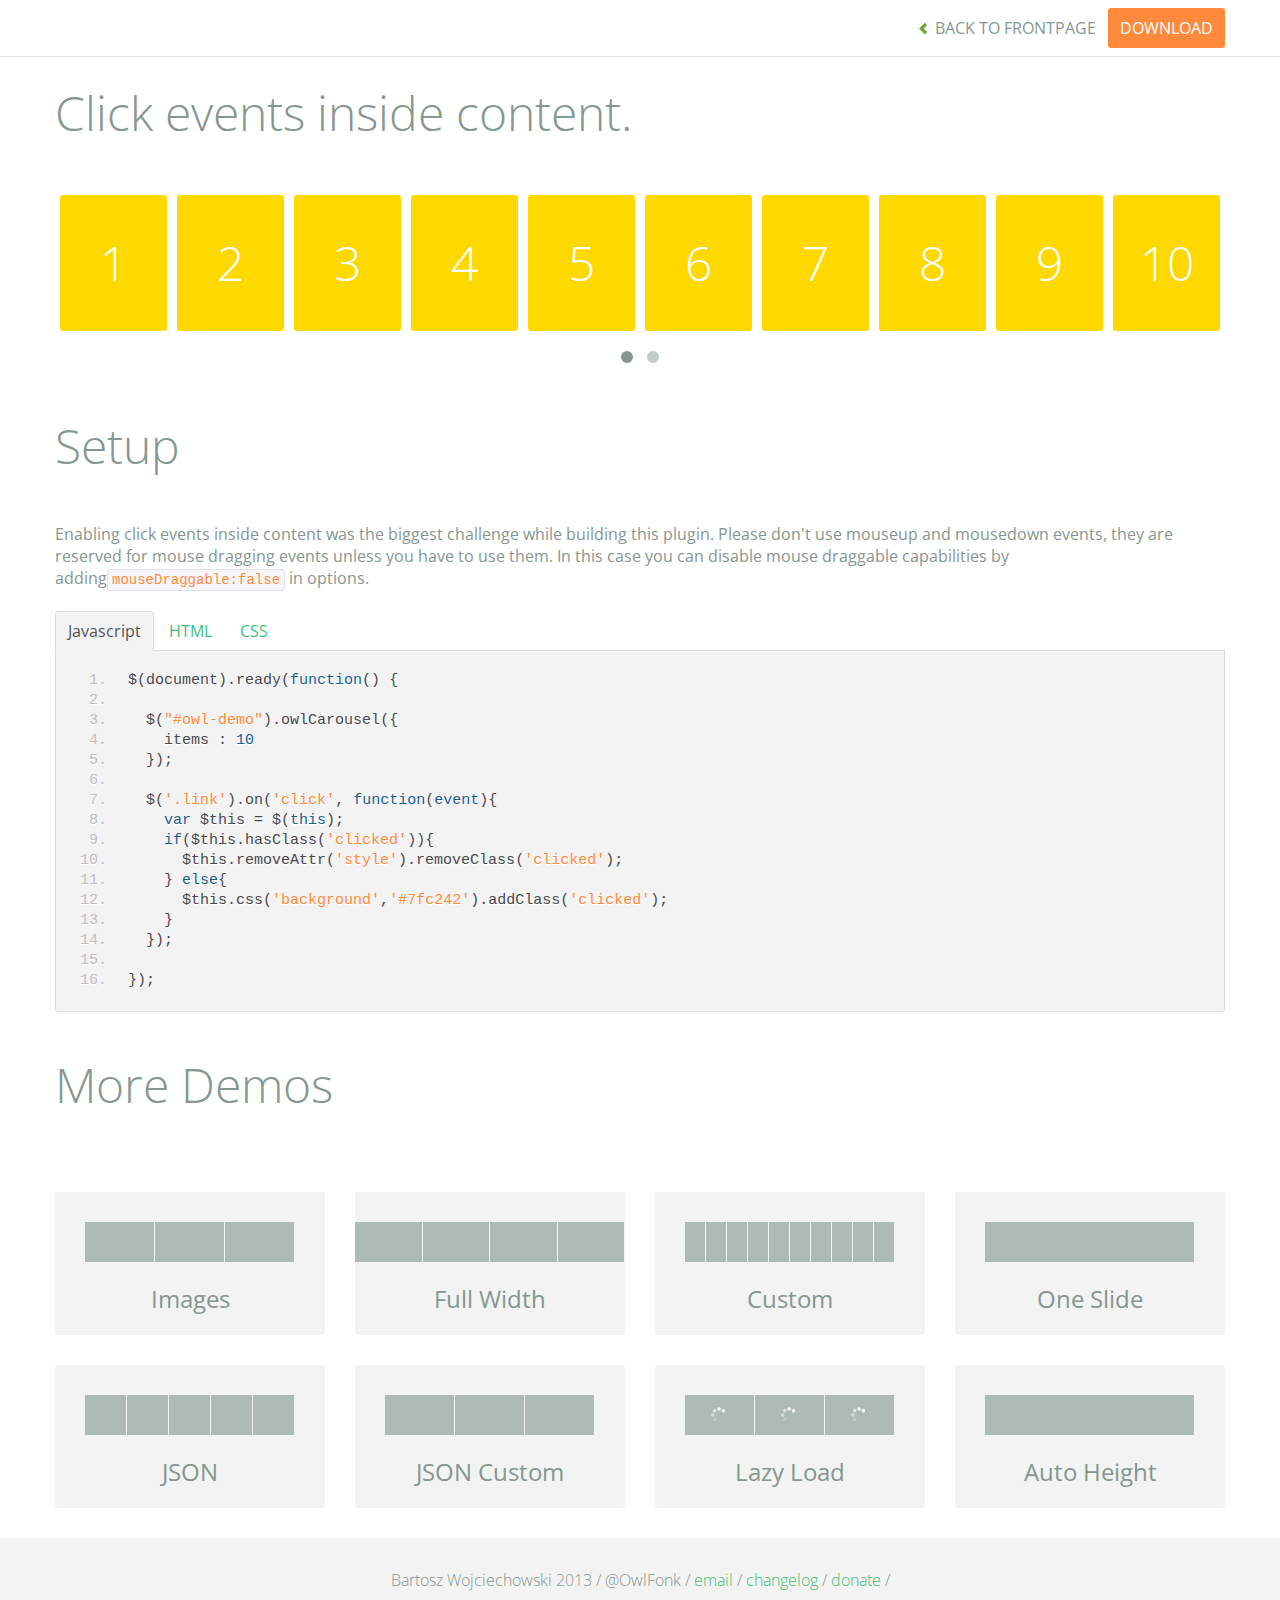
<file: vendor/demos/click.html>
<!DOCTYPE html>
<html lang="en">
  <head>
    <meta charset="utf-8">
    <title>Owl Carousel - Click Event</title>
    <meta name="viewport" content="width=device-width, initial-scale=1.0">
    <meta name="description" content="jQuery Responsive Carousel - Owl Carusel">
    <meta name="author" content="Bartosz Wojciechowski">

    <link href='http://fonts.googleapis.com/css?family=Open+Sans:400italic,400,300,600,700' rel='stylesheet' type='text/css'>
    <link href="../assets/css/bootstrapTheme.css" rel="stylesheet">
    <link href="../assets/css/custom.css" rel="stylesheet">

    <!-- Owl Carousel Assets -->
    <link href="../owl-carousel/owl.carousel.css" rel="stylesheet">
    <link href="../owl-carousel/owl.theme.css" rel="stylesheet">

    <link href="../assets/js/google-code-prettify/prettify.css" rel="stylesheet">

    <!-- Le fav and touch icons -->
    <link rel="apple-touch-icon-precomposed" sizes="144x144" href="../assets/ico/apple-touch-icon-144-precomposed.png">
    <link rel="apple-touch-icon-precomposed" sizes="114x114" href="../assets/ico/apple-touch-icon-114-precomposed.png">
      <link rel="apple-touch-icon-precomposed" sizes="72x72" href="../assets/ico/apple-touch-icon-72-precomposed.png">
                    <link rel="apple-touch-icon-precomposed" href="../assets/ico/apple-touch-icon-57-precomposed.png">
                                   <link rel="shortcut icon" href="../assets/ico/favicon.png">
  </head>
  <body>

      <div id="top-nav" class="navbar navbar-fixed-top">
        <div class="navbar-inner">
          <div class="container">
            <button type="button" class="btn btn-navbar" data-toggle="collapse" data-target=".nav-collapse">
            <span class="icon-bar"></span>
            <span class="icon-bar"></span>
            <span class="icon-bar"></span>
          </button>
            <div class="nav-collapse collapse">
            <ul class="nav pull-right">
              <li><a href="../index.html"><i class="icon-chevron-left"></i> Back to Frontpage</a></li>
              <li><a href="../owl.carousel.zip" class="download download-on" data-spy="affix" data-offset-top="450">Download</a></li>
            </ul>
            <ul class="nav pull-left">
              
            </ul>
            </div>
          </div>
        </div>
      </div>
   
    <div id="title">
      <div class="container">
        <div class="row">
          <div class="span12">
            <h1>Click events inside content.</h1>
          </div>
        </div>
      </div>
    </div>

      <div id="demo">
        <div class="container">
          <div class="row">
            <div class="span12">

              <div id="owl-demo" class="owl-carousel">
                
                <a class="item link"><h1>1</h1></a>
                <a class="item link"><h1>2</h1></a>
                <a class="item link"><h1>3</h1></a>
                <a class="item link"><h1>4</h1></a>
                <a class="item link"><h1>5</h1></a>
                <a class="item link"><h1>6</h1></a>
                <a class="item link"><h1>7</h1></a>
                <a class="item link"><h1>8</h1></a>
                <a class="item link"><h1>9</h1></a>
                <a class="item link"><h1>10</h1></a>
                <a class="item link"><h1>11</h1></a>
                <a class="item link"><h1>12</h1></a>
                <a class="item link"><h1>13</h1></a>
                <a class="item link"><h1>14</h1></a>
                <a class="item link"><h1>15</h1></a>
                <a class="item link"><h1>16</h1></a>

              </div>
            </div>
          </div>
        </div>

    </div>

    <div id="example-info">
      <div class="container">
        <div class="row">
          <div class="span12">
            <h1>Setup</h1>
            <p>Enabling click events inside content was the biggest challenge while building this plugin. Please don't use mouseup and mousedown events, they are reserved for mouse dragging events unless you have to use them. In this case you can disable mouse draggable capabilities by adding<code>mouseDraggable:false</code> in options.
            </p>
            <ul class="nav nav-tabs" id="myTab">
              <li class="active"><a href="#javascript">Javascript</a></li>
              <li><a href="#HTML">HTML</a></li>
              <li><a href="#CSS">CSS</a></li>
            </ul>
             
            <div class="tab-content">

              <div class="tab-pane active" id="javascript">
<pre class="pre-show prettyprint linenums">
$(document).ready(function() {

  $("#owl-demo").owlCarousel({
    items : 10
  });

  $('.link').on('click', function(event){
    var $this = $(this);
    if($this.hasClass('clicked')){
      $this.removeAttr('style').removeClass('clicked');
    } else{
      $this.css('background','#7fc242').addClass('clicked');
    }
  });

})&#59;
</pre>

              </div>

              <div class="tab-pane" id="HTML">
<pre class="pre-show prettyprint linenums">
&lt;div id="owl-demo" class="owl-carousel"&gt;
  &lt;a class="item link"&gt;&lt;h1&gt;1&lt;/h1&gt;&lt;/a&gt;
  &lt;a class="item link"&gt;&lt;h1&gt;2&lt;/h1&gt;&lt;/a&gt;
  &lt;a class="item link"&gt;&lt;h1&gt;3&lt;/h1&gt;&lt;/a&gt;
  &lt;a class="item link"&gt;&lt;h1&gt;4&lt;/h1&gt;&lt;/a&gt;
  &lt;a class="item link"&gt;&lt;h1&gt;5&lt;/h1&gt;&lt;/a&gt;
  &lt;a class="item link"&gt;&lt;h1&gt;6&lt;/h1&gt;&lt;/a&gt;
  &lt;a class="item link"&gt;&lt;h1&gt;7&lt;/h1&gt;&lt;/a&gt;
  &lt;a class="item link"&gt;&lt;h1&gt;8&lt;/h1&gt;&lt;/a&gt;
  &lt;a class="item link"&gt;&lt;h1&gt;9&lt;/h1&gt;&lt;/a&gt;
  &lt;a class="item link"&gt;&lt;h1&gt;10&lt;/h1&gt;&lt;/a&gt;
  &lt;a class="item link"&gt;&lt;h1&gt;11&lt;/h1&gt;&lt;/a&gt;
  &lt;a class="item link"&gt;&lt;h1&gt;12&lt;/h1&gt;&lt;/a&gt;
  &lt;a class="item link"&gt;&lt;h1&gt;13&lt;/h1&gt;&lt;/a&gt;
  &lt;a class="item link"&gt;&lt;h1&gt;14&lt;/h1&gt;&lt;/a&gt;
  &lt;a class="item link"&gt;&lt;h1&gt;15&lt;/h1&gt;&lt;/a&gt;
  &lt;a class="item link"&gt;&lt;h1&gt;16&lt;/h1&gt;&lt;/a&gt;
&lt;/div&gt;
</pre>
              </div>

              <div class="tab-pane" id="CSS">
<pre class="pre-show prettyprint linenums">
#owl-demo .item{
  display: block;
  cursor: pointer;
  background: #ffd800;
  padding: 30px 0px;
  margin: 5px;
  color: #FFF;
  -webkit-border-radius: 3px;
  -moz-border-radius: 3px;
  border-radius: 3px;
  text-align: center;
  -webkit-tap-highlight-color: rgba(255, 255, 255, 0); 
}
#owl-demo .item:hover{
  background: #F2CD00;
}
</pre>
              </div>
            </div><!--End Tab Content-->

          </div>
        </div>
      </div>
    </div>

    <div id="more">
      <div class="container">

        <div class="row">
          <div class="span12">
            <h1>More Demos</h1>
          </div>
        </div>

        <div class="row demos-row">
          <div class="span3">
            <a href="images.html" class="demo-box">
              <div class="demo-wrapper demo-images clearfix">
                <div class="demo-slide"><div class="bg"></div></div>
                <div class="demo-slide"><div class="bg"></div></div>
                <div class="demo-slide"><div class="bg"></div></div>
              </div>
              <h3>Images</h3>
            </a>
          </div>

          <div class="span3">
            <a href="full.html" class="demo-box">
              <div class="demo-wrapper demo-full clearfix">
                <div class="demo-slide"><div class="bg"></div></div>
                <div class="demo-slide"><div class="bg"></div></div>
                <div class="demo-slide"><div class="bg"></div></div>
                <div class="demo-slide"><div class="bg"></div></div>
              </div>
              <h3>Full Width</h3>
            </a>
          </div>

          <div class="span3">
            <a href="custom.html" class="demo-box">
              <div class="demo-wrapper demo-custom clearfix">
                <div class="demo-slide"><div class="bg"></div></div>
                <div class="demo-slide"><div class="bg"></div></div>
                <div class="demo-slide"><div class="bg"></div></div>
                <div class="demo-slide"><div class="bg"></div></div>
                <div class="demo-slide"><div class="bg"></div></div>
                <div class="demo-slide"><div class="bg"></div></div>
                <div class="demo-slide"><div class="bg"></div></div>
                <div class="demo-slide"><div class="bg"></div></div>
                <div class="demo-slide"><div class="bg"></div></div>
                <div class="demo-slide"><div class="bg"></div></div>
              </div>
              <h3>Custom</h3>
            </a>
          </div>

          <div class="span3">
            <a href="one.html" class="demo-box">
              <div class="demo-wrapper demo-one clearfix">
                <div class="demo-slide"><div class="bg"></div></div>
              </div>
              <h3>One Slide</h3>
            </a>
          </div>

        </div>
        <div class="row demos-row">
          <div class="span3">
            <a href="json.html" class="demo-box">
              <div class="demo-wrapper demo-Json clearfix">
                <div class="demo-slide"><div class="bg"></div></div>
                <div class="demo-slide"><div class="bg"></div></div>
                <div class="demo-slide"><div class="bg"></div></div>
                <div class="demo-slide"><div class="bg"></div></div>
                <div class="demo-slide"><div class="bg"></div></div>
              </div>
              <h3>JSON</h3>
            </a>
          </div>

          <div class="span3">
            <a href="customJson.html" class="demo-box">
              <div class="demo-wrapper demo-Json-custom clearfix">
                <div class="demo-slide"><div class="bg"></div></div>
                <div class="demo-slide"><div class="bg"></div></div>
                <div class="demo-slide"><div class="bg"></div></div>
              </div>
              <h3>JSON Custom</h3>
            </a>
          </div>

          <div class="span3">
            <a href="lazyLoad.html" class="demo-box">
              <div class="demo-wrapper demo-lazy clearfix">
                <div class="demo-slide"><div class="bg"></div></div>
                <div class="demo-slide"><div class="bg"></div></div>
                <div class="demo-slide"><div class="bg"></div></div>
              </div>
              <h3>Lazy Load</h3>
            </a>
          </div>

          <div class="span3">
            <a href="autoHeight.html" class="demo-box">
              <div class="demo-wrapper demo-height clearfix">
                <div class="demo-slide"><div class="bg"></div></div>
              </div>
              <h3>Auto Height</h3>
            </a>
          </div>

        </div>
      </div>
    </div>
 
    <div id="footer">
      <div class="container">
        <div class="row">
          <div class="span12">
            <h5>Bartosz Wojciechowski 2013 / @OwlFonk / 
            <a href="mailto:owl@owlgraphic.com?subject=Hey Owl!">email</a> / 
            <a href="../changelog.html">changelog</a> /
            <a href="https://www.paypal.com/cgi-bin/webscr?cmd=_s-xclick&hosted_button_id=EFSGXZS7V2U9N">donate</a> / 
            <a href="https://twitter.com/share" class="twitter-share-button" data-url="http://owlgraphic.com/owlcarousel/" data-text="Awesome jQuery Owl Carousel Responsive Plugin" data-via="OwlFonk" data-count="none" data-hashtags="owlcarousel"></a>
            <script>
            var owldomain = window.location.hostname.indexOf("owlgraphic");
            if(owldomain !== -1){
              !function(d,s,id){var js,fjs=d.getElementsByTagName(s)[0],p=/^http:/.test(d.location)?'http':'https';if(!d.getElementById(id)){js=d.createElement(s);js.id=id;js.src=p+'://platform.twitter.com/widgets.js';fjs.parentNode.insertBefore(js,fjs);}}(document, 'script', 'twitter-wjs');
            }
            </script>
            </h5>
          </div>
        </div>
      </div>
    </div>


    <script src="../assets/js/jquery-1.9.1.min.js"></script> 
    <script src="../owl-carousel/owl.carousel.js"></script>


    <!-- Demo -->

    <style>
    #owl-demo .item{
        display: block;
        cursor: pointer;
        background: #ffd800;
        padding: 30px 0px;
        margin: 5px;
        color: #FFF;
        -webkit-border-radius: 3px;
        -moz-border-radius: 3px;
        border-radius: 3px;
        text-align: center;
        -webkit-tap-highlight-color: rgba(255, 255, 255, 0); 
    }
    #owl-demo .item:hover{
      background: #F2CD00;
    }
    </style>


    <script>
    $(document).ready(function() {

      $("#owl-demo").owlCarousel({
        items : 10
      });

      $('.link').on('click', function(event){
        var $this = $(this);
        if($this.hasClass('clicked')){
          $this.removeAttr('style').removeClass('clicked');
        } else{
          $this.css('background','#7fc242').addClass('clicked');
        }
      });


    });
    </script>


    <script src="../assets/js/bootstrap-collapse.js"></script>
    <script src="../assets/js/bootstrap-transition.js"></script>
    <script src="../assets/js/bootstrap-tab.js"></script>

    <script src="../assets/js/google-code-prettify/prettify.js"></script>
	  <script src="../assets/js/application.js"></script>

  </body>
</html>
</file>
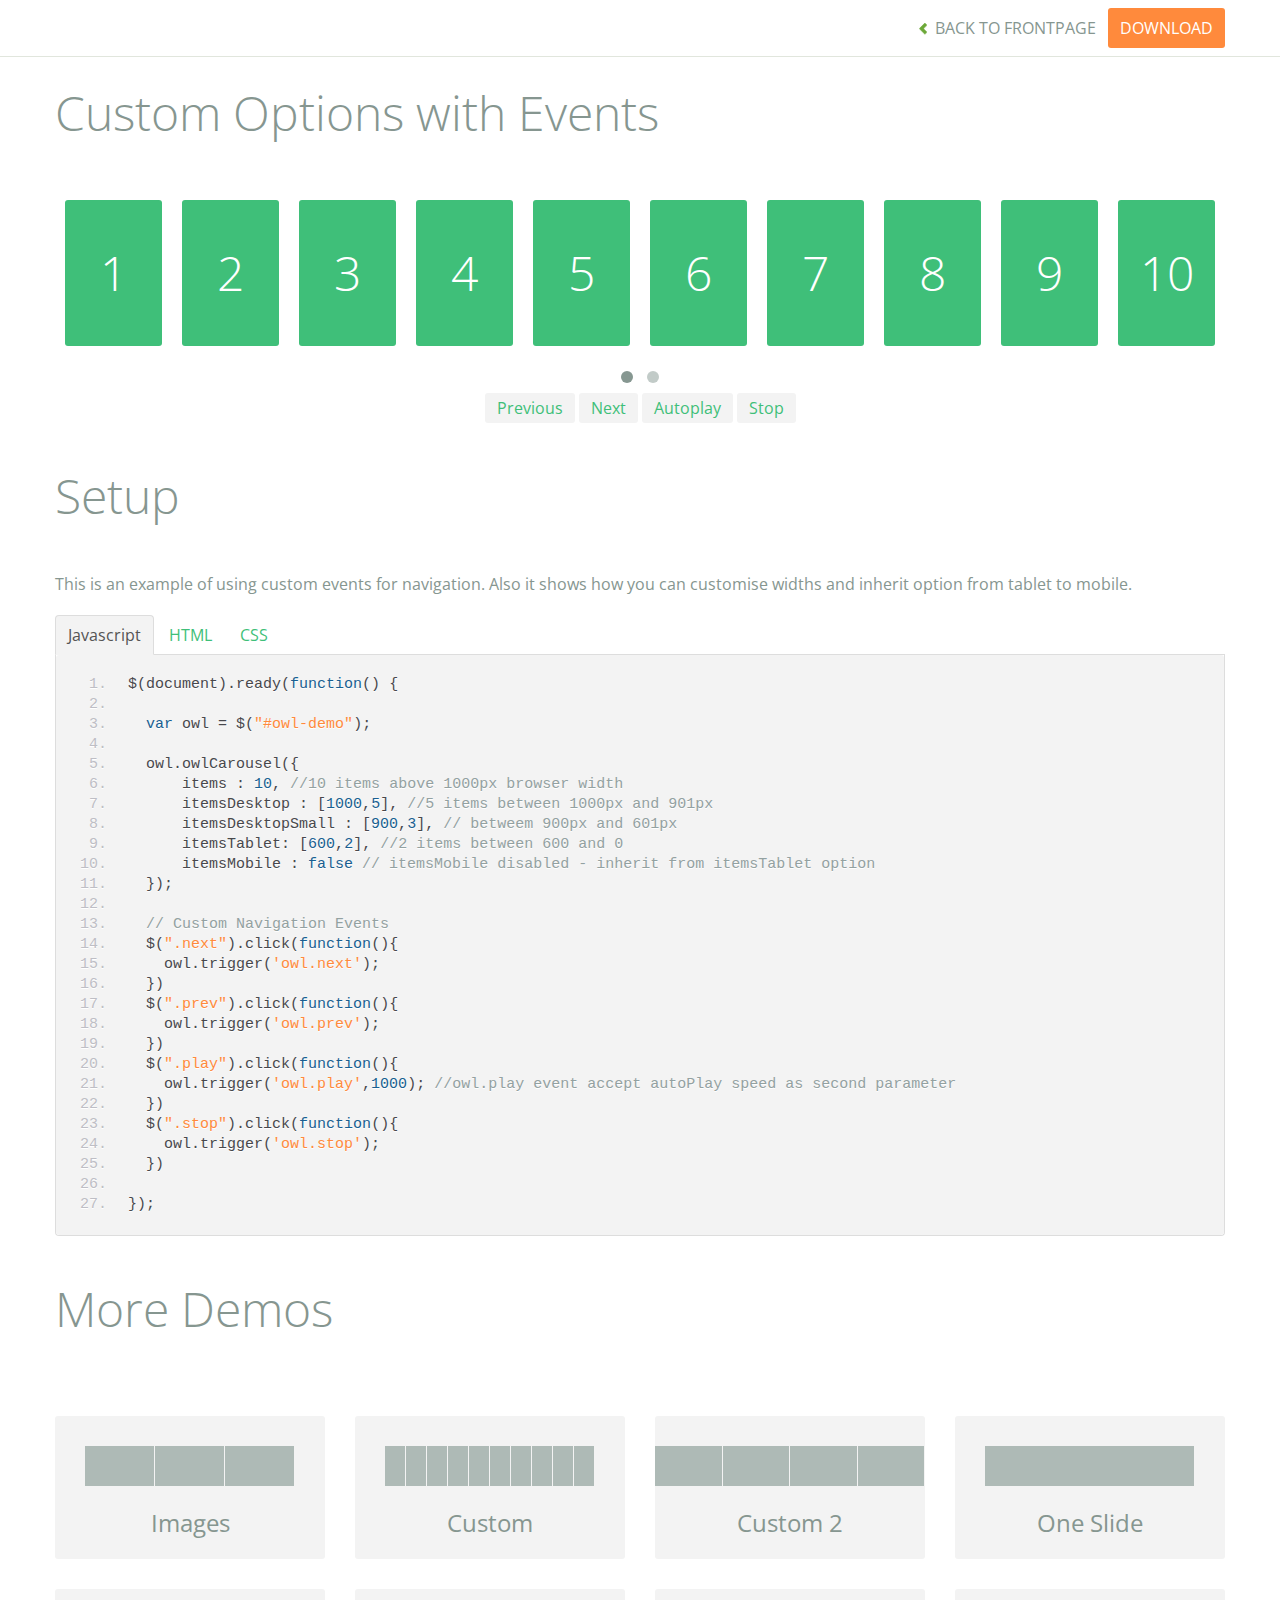
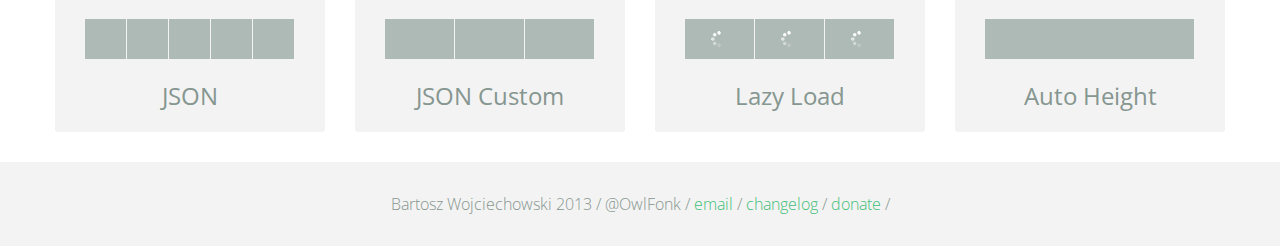
<file: vendor/demos/custom.html>
<!DOCTYPE html>
<html lang="en">
  <head>
    <meta charset="utf-8">
    <title>Owl Carousel - Custom</title>
    <meta name="viewport" content="width=device-width, initial-scale=1.0">
    <meta name="description" content="jQuery Responsive Carousel - Owl Carusel">
    <meta name="author" content="Bartosz Wojciechowski">

    <link href='http://fonts.googleapis.com/css?family=Open+Sans:400italic,400,300,600,700' rel='stylesheet' type='text/css'>
    <link href="../assets/css/bootstrapTheme.css" rel="stylesheet">
    <link href="../assets/css/custom.css" rel="stylesheet">

    <!-- Owl Carousel Assets -->
    <link href="../owl-carousel/owl.carousel.css" rel="stylesheet">
    <link href="../owl-carousel/owl.theme.css" rel="stylesheet">

    <link href="../assets/js/google-code-prettify/prettify.css" rel="stylesheet">

    <!-- Le fav and touch icons -->
    <link rel="apple-touch-icon-precomposed" sizes="144x144" href="../assets/ico/apple-touch-icon-144-precomposed.png">
    <link rel="apple-touch-icon-precomposed" sizes="114x114" href="../assets/ico/apple-touch-icon-114-precomposed.png">
      <link rel="apple-touch-icon-precomposed" sizes="72x72" href="../assets/ico/apple-touch-icon-72-precomposed.png">
                    <link rel="apple-touch-icon-precomposed" href="../assets/ico/apple-touch-icon-57-precomposed.png">
                                   <link rel="shortcut icon" href="../assets/ico/favicon.png">
  </head>
  <body>

      <div id="top-nav" class="navbar navbar-fixed-top">
        <div class="navbar-inner">
          <div class="container">
            <button type="button" class="btn btn-navbar" data-toggle="collapse" data-target=".nav-collapse">
            <span class="icon-bar"></span>
            <span class="icon-bar"></span>
            <span class="icon-bar"></span>
          </button>
            <div class="nav-collapse collapse">
            <ul class="nav pull-right">
              <li><a href="../index.html"><i class="icon-chevron-left"></i> Back to Frontpage</a></li>
              <li><a href="../owl.carousel.zip" class="download download-on" data-spy="affix" data-offset-top="450">Download</a></li>
            </ul>
            <ul class="nav pull-left">
              
            </ul>
            </div>
          </div>
        </div>
      </div>
   
    <div id="title">
      <div class="container">
        <div class="row">
          <div class="span12">
            <h1>Custom Options with Events</h1>
          </div>
        </div>
      </div>
    </div>

      <div id="demo">
        <div class="container">
          <div class="row">
            <div class="span12">

              <div id="owl-demo" class="owl-carousel">
                
                <div class="item"><h1>1</h1></div>
                <div class="item"><h1>2</h1></div>
                <div class="item"><h1>3</h1></div>
                <div class="item"><h1>4</h1></div>
                <div class="item"><h1>5</h1></div>
                <div class="item"><h1>6</h1></div>
                <div class="item"><h1>7</h1></div>
                <div class="item"><h1>8</h1></div>
                <div class="item"><h1>9</h1></div>
                <div class="item"><h1>10</h1></div>
                <div class="item"><h1>11</h1></div>
                <div class="item"><h1>12</h1></div>
                <div class="item"><h1>13</h1></div>
                <div class="item"><h1>14</h1></div>
                <div class="item"><h1>15</h1></div>
                <div class="item"><h1>16</h1></div>

              </div>
              <div class="customNavigation">
                <a class="btn prev">Previous</a>
                <a class="btn next">Next</a>
                <a class="btn play">Autoplay</a>
                <a class="btn stop">Stop</a>
              </div>

            </div>
          </div>
        </div>

    </div>

    <div id="example-info">
      <div class="container">
        <div class="row">
          <div class="span12">
            <h1>Setup</h1>
            <p>This is an example of using custom events for navigation. Also it shows how you can customise widths and inherit option from tablet to mobile.
            </p>
            <ul class="nav nav-tabs" id="myTab">
              <li class="active"><a href="#javascript">Javascript</a></li>
              <li><a href="#HTML">HTML</a></li>
              <li><a href="#CSS">CSS</a></li>
            </ul>
             
            <div class="tab-content">

              <div class="tab-pane active" id="javascript">
<pre class="pre-show prettyprint linenums">
$(document).ready(function() {

  var owl = &#36;("#owl-demo")&#59;

  owl.owlCarousel({
      items : 10, //10 items above 1000px browser width
      itemsDesktop : [1000,5], //5 items between 1000px and 901px
      itemsDesktopSmall : [900,3], // betweem 900px and 601px
      itemsTablet: [600,2], //2 items between 600 and 0
      itemsMobile : false // itemsMobile disabled - inherit from itemsTablet option
  })&#59;

  // Custom Navigation Events
  $(".next").click(function(){
    owl.trigger('owl.next')&#59;
  })
  $(".prev").click(function(){
    owl.trigger('owl.prev')&#59;
  })
  $(".play").click(function(){
    owl.trigger('owl.play',1000)&#59; //owl.play event accept autoPlay speed as second parameter
  })
  $(".stop").click(function(){
    owl.trigger('owl.stop')&#59;
  })

})&#59;
</pre>

              </div>

              <div class="tab-pane" id="HTML">
<pre class="pre-show prettyprint linenums">
&lt;div id="owl-demo" class="owl-carousel owl-theme"&gt;
  &lt;div class="item"&gt;&lt;h1&gt;1&lt;/h1&gt;&lt;/div&gt;
  &lt;div class="item"&gt;&lt;h1&gt;2&lt;/h1&gt;&lt;/div&gt;
  &lt;div class="item"&gt;&lt;h1&gt;3&lt;/h1&gt;&lt;/div&gt;
  &lt;div class="item"&gt;&lt;h1&gt;4&lt;/h1&gt;&lt;/div&gt;
  &lt;div class="item"&gt;&lt;h1&gt;5&lt;/h1&gt;&lt;/div&gt;
  &lt;div class="item"&gt;&lt;h1&gt;6&lt;/h1&gt;&lt;/div&gt;
  &lt;div class="item"&gt;&lt;h1&gt;7&lt;/h1&gt;&lt;/div&gt;
  &lt;div class="item"&gt;&lt;h1&gt;8&lt;/h1&gt;&lt;/div&gt;
  &lt;div class="item"&gt;&lt;h1&gt;9&lt;/h1&gt;&lt;/div&gt;
  &lt;div class="item"&gt;&lt;h1&gt;10&lt;/h1&gt;&lt;/div&gt;
  &lt;div class="item"&gt;&lt;h1&gt;11&lt;/h1&gt;&lt;/div&gt;
  &lt;div class="item"&gt;&lt;h1&gt;12&lt;/h1&gt;&lt;/div&gt;
  &lt;div class="item"&gt;&lt;h1&gt;13&lt;/h1&gt;&lt;/div&gt;
  &lt;div class="item"&gt;&lt;h1&gt;14&lt;/h1&gt;&lt;/div&gt;
  &lt;div class="item"&gt;&lt;h1&gt;15&lt;/h1&gt;&lt;/div&gt;
  &lt;div class="item"&gt;&lt;h1&gt;16&lt;/h1&gt;&lt;/div&gt;
&lt;/div&gt;

&lt;div class="customNavigation"&gt;
  &lt;a class="btn prev"&gt;Previous&lt;/a&gt;
  &lt;a class="btn next"&gt;Next&lt;/a&gt;
  &lt;a class="btn play"&gt;Autoplay&lt;/a&gt;
  &lt;a class="btn stop"&gt;Stop&lt;/a&gt;
&lt;/div&gt;
</pre>
              </div>

              <div class="tab-pane" id="CSS">
<pre class="pre-show prettyprint linenums">
#owl-demo .item{
  background: #3fbf79;
  padding: 30px 0px;
  margin: 10px;
  color: #FFF;
  -webkit-border-radius: 3px;
  -moz-border-radius: 3px;
  border-radius: 3px;
  text-align: center;
}
.customNavigation{
  text-align: center;
}
//use styles below to disable ugly selection
.customNavigation a{
  -webkit-user-select: none;
  -khtml-user-select: none;
  -moz-user-select: none;
  -ms-user-select: none;
  user-select: none;
  -webkit-tap-highlight-color: rgba(0, 0, 0, 0);
}

</pre>
              </div>
            </div><!--End Tab Content-->

          </div>
        </div>
      </div>
    </div>

    <div id="more">
      <div class="container">

        <div class="row">
          <div class="span12">
            <h1>More Demos</h1>
          </div>
        </div>

        <div class="row demos-row">
          <div class="span3">
            <a href="images.html" class="demo-box">
              <div class="demo-wrapper demo-images clearfix">
                <div class="demo-slide"><div class="bg"></div></div>
                <div class="demo-slide"><div class="bg"></div></div>
                <div class="demo-slide"><div class="bg"></div></div>
              </div>
              <h3>Images</h3>
            </a>
          </div>

          <div class="span3">
            <a href="custom.html" class="demo-box">
              <div class="demo-wrapper demo-custom clearfix">
                <div class="demo-slide"><div class="bg"></div></div>
                <div class="demo-slide"><div class="bg"></div></div>
                <div class="demo-slide"><div class="bg"></div></div>
                <div class="demo-slide"><div class="bg"></div></div>
                <div class="demo-slide"><div class="bg"></div></div>
                <div class="demo-slide"><div class="bg"></div></div>
                <div class="demo-slide"><div class="bg"></div></div>
                <div class="demo-slide"><div class="bg"></div></div>
                <div class="demo-slide"><div class="bg"></div></div>
                <div class="demo-slide"><div class="bg"></div></div>
              </div>
              <h3>Custom</h3>
            </a>
          </div>

          <div class="span3">
            <a href="itemsCustom.html" class="demo-box">
              <div class="demo-wrapper demo-full clearfix">
                <div class="demo-slide"><div class="bg"></div></div>
                <div class="demo-slide"><div class="bg"></div></div>
                <div class="demo-slide"><div class="bg"></div></div>
                <div class="demo-slide"><div class="bg"></div></div>
              </div>
              <h3>Custom 2</h3>
            </a>
          </div>

          <div class="span3">
            <a href="one.html" class="demo-box">
              <div class="demo-wrapper demo-one clearfix">
                <div class="demo-slide"><div class="bg"></div></div>
              </div>
              <h3>One Slide</h3>
            </a>
          </div>

        </div>
        <div class="row demos-row">
          <div class="span3">
            <a href="json.html" class="demo-box">
              <div class="demo-wrapper demo-Json clearfix">
                <div class="demo-slide"><div class="bg"></div></div>
                <div class="demo-slide"><div class="bg"></div></div>
                <div class="demo-slide"><div class="bg"></div></div>
                <div class="demo-slide"><div class="bg"></div></div>
                <div class="demo-slide"><div class="bg"></div></div>
              </div>
              <h3>JSON</h3>
            </a>
          </div>

          <div class="span3">
            <a href="customJson.html" class="demo-box">
              <div class="demo-wrapper demo-Json-custom clearfix">
                <div class="demo-slide"><div class="bg"></div></div>
                <div class="demo-slide"><div class="bg"></div></div>
                <div class="demo-slide"><div class="bg"></div></div>
              </div>
              <h3>JSON Custom</h3>
            </a>
          </div>

          <div class="span3">
            <a href="lazyLoad.html" class="demo-box">
              <div class="demo-wrapper demo-lazy clearfix">
                <div class="demo-slide"><div class="bg"></div></div>
                <div class="demo-slide"><div class="bg"></div></div>
                <div class="demo-slide"><div class="bg"></div></div>
              </div>
              <h3>Lazy Load</h3>
            </a>
          </div>

          <div class="span3">
            <a href="autoHeight.html" class="demo-box">
              <div class="demo-wrapper demo-height clearfix">
                <div class="demo-slide"><div class="bg"></div></div>
              </div>
              <h3>Auto Height</h3>
            </a>
          </div>

        </div>
      </div>
    </div>


 
    <div id="footer">
      <div class="container">
        <div class="row">
          <div class="span12">
            <h5>Bartosz Wojciechowski 2013 / @OwlFonk / 
            <a href="mailto:owl@owlgraphic.com?subject=Hey Owl!">email</a> / 
            <a href="../changelog.html">changelog</a> /
            <a href="https://www.paypal.com/cgi-bin/webscr?cmd=_s-xclick&hosted_button_id=EFSGXZS7V2U9N">donate</a> / 
            <a href="https://twitter.com/share" class="twitter-share-button" data-url="http://owlgraphic.com/owlcarousel/" data-text="Awesome jQuery Owl Carousel Responsive Plugin" data-via="OwlFonk" data-count="none" data-hashtags="owlcarousel"></a>
            <script>
            var owldomain = window.location.hostname.indexOf("owlgraphic");
            if(owldomain !== -1){
              !function(d,s,id){var js,fjs=d.getElementsByTagName(s)[0],p=/^http:/.test(d.location)?'http':'https';if(!d.getElementById(id)){js=d.createElement(s);js.id=id;js.src=p+'://platform.twitter.com/widgets.js';fjs.parentNode.insertBefore(js,fjs);}}(document, 'script', 'twitter-wjs');
            }
            </script>
            </h5>
          </div>
        </div>
      </div>
    </div>


    <script src="../assets/js/jquery-1.9.1.min.js"></script> 
    <script src="../owl-carousel/owl.carousel.js"></script>


    <!-- Demo -->

    <style>
    #owl-demo .item{
        background: #3fbf79;
        padding: 30px 0px;
        margin: 10px;
        color: #FFF;
        -webkit-border-radius: 3px;
        -moz-border-radius: 3px;
        border-radius: 3px;
        text-align: center;
    }
    .customNavigation{
      text-align: center;
    }
    .customNavigation a{
      -webkit-user-select: none;
      -khtml-user-select: none;
      -moz-user-select: none;
      -ms-user-select: none;
      user-select: none;
      -webkit-tap-highlight-color: rgba(0, 0, 0, 0);
    }
    </style>


    <script>
    $(document).ready(function() {

      var owl = $("#owl-demo");

      owl.owlCarousel({

      items : 10, //10 items above 1000px browser width
      itemsDesktop : [1000,5], //5 items between 1000px and 901px
      itemsDesktopSmall : [900,3], // 3 items betweem 900px and 601px
      itemsTablet: [600,2], //2 items between 600 and 0;
      itemsMobile : false // itemsMobile disabled - inherit from itemsTablet option
      
      });

      // Custom Navigation Events
      $(".next").click(function(){
        owl.trigger('owl.next');
      })
      $(".prev").click(function(){
        owl.trigger('owl.prev');
      })
      $(".play").click(function(){
        owl.trigger('owl.play',1000);
      })
      $(".stop").click(function(){
        owl.trigger('owl.stop');
      })


    });
    </script>


    <script src="../assets/js/bootstrap-collapse.js"></script>
    <script src="../assets/js/bootstrap-transition.js"></script>
    <script src="../assets/js/bootstrap-tab.js"></script>

    <script src="../assets/js/google-code-prettify/prettify.js"></script>
    <script src="../assets/js/application.js"></script>

  </body>
</html>
</file>
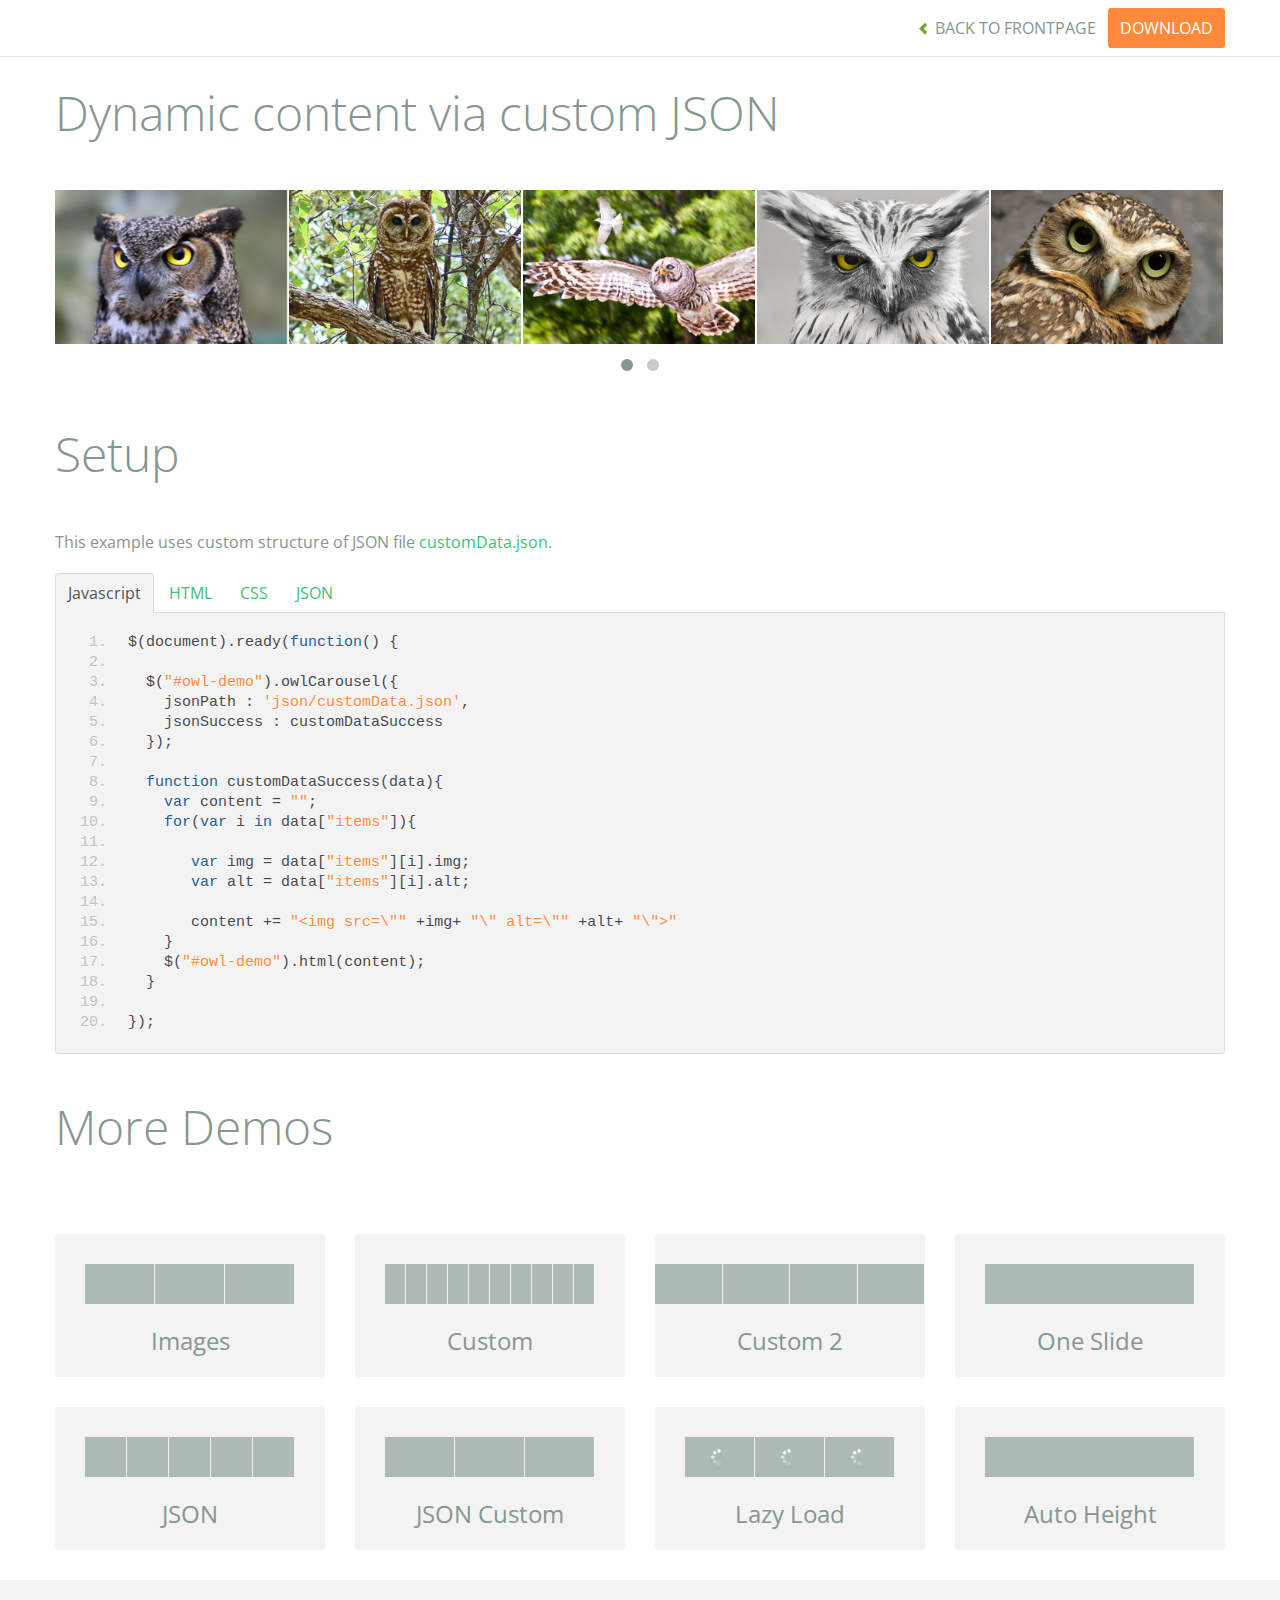
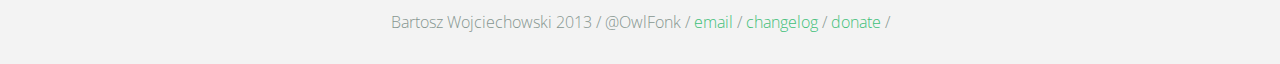
<file: vendor/demos/customJson.html>
<!DOCTYPE html>
<html lang="en">
  <head>
    <meta charset="utf-8">
    <title>Owl Carousel - Dynamic content via custom JSON</title>
    <meta name="viewport" content="width=device-width, initial-scale=1.0">
    <meta name="description" content="jQuery Responsive Carousel - Owl Carusel">
    <meta name="author" content="Bartosz Wojciechowski">

    <link href='http://fonts.googleapis.com/css?family=Open+Sans:400italic,400,300,600,700' rel='stylesheet' type='text/css'>
    <link href="../assets/css/bootstrapTheme.css" rel="stylesheet">
    <link href="../assets/css/custom.css" rel="stylesheet">

    <!-- Owl Carousel Assets -->
    <link href="../owl-carousel/owl.carousel.css" rel="stylesheet">
    <link href="../owl-carousel/owl.theme.css" rel="stylesheet">

    <link href="../assets/js/google-code-prettify/prettify.css" rel="stylesheet">

    <!-- Le fav and touch icons -->
    <link rel="apple-touch-icon-precomposed" sizes="144x144" href="../assets/ico/apple-touch-icon-144-precomposed.png">
    <link rel="apple-touch-icon-precomposed" sizes="114x114" href="../assets/ico/apple-touch-icon-114-precomposed.png">
      <link rel="apple-touch-icon-precomposed" sizes="72x72" href="../assets/ico/apple-touch-icon-72-precomposed.png">
                    <link rel="apple-touch-icon-precomposed" href="../assets/ico/apple-touch-icon-57-precomposed.png">
                                   <link rel="shortcut icon" href="../assets/ico/favicon.png">
  </head>
  <body>

      <div id="top-nav" class="navbar navbar-fixed-top">
        <div class="navbar-inner">
          <div class="container">
            <button type="button" class="btn btn-navbar" data-toggle="collapse" data-target=".nav-collapse">
            <span class="icon-bar"></span>
            <span class="icon-bar"></span>
            <span class="icon-bar"></span>
          </button>
            <div class="nav-collapse collapse">
            <ul class="nav pull-right">
              <li><a href="../index.html"><i class="icon-chevron-left"></i> Back to Frontpage</a></li>
              <li><a href="../owl.carousel.zip" class="download download-on" data-spy="affix" data-offset-top="450">Download</a></li>
            </ul>
            <ul class="nav pull-left">
              
            </ul>
            </div>
          </div>
        </div>
      </div>
   
    <div id="title">
      <div class="container">
        <div class="row">
          <div class="span12">
            <h1>Dynamic content via custom JSON</h1>
          </div>
        </div>
      </div>
    </div>

      <div id="demo">
        <div class="container">
          <div class="row">
            <div class="span12">

              <div id="owl-demo" class="owl-carousel">
              </div>
            </div>
          </div>
        </div>

    </div>

    <div id="example-info">
      <div class="container">
        <div class="row">
          <div class="span12">
            <h1>Setup</h1>
            <p>This example uses custom structure of JSON file <a href="json/customData.json">customData.json</a>.
            </p>
            <ul class="nav nav-tabs" id="myTab">
              <li class="active"><a href="#javascript">Javascript</a></li>
              <li><a href="#HTML">HTML</a></li>
              <li><a href="#CSS">CSS</a></li>
              <li><a href="#JSON">JSON</a></li>
            </ul>
             
            <div class="tab-content">

              <div class="tab-pane active" id="javascript">
<pre class="pre-show prettyprint linenums">
$(document).ready(function() {

  $("#owl-demo").owlCarousel({
    jsonPath : 'json/customData.json',
    jsonSuccess : customDataSuccess
  });

  function customDataSuccess(data){
    var content = "";
    for(var i in data["items"]){
       
       var img = data["items"][i].img;
       var alt = data["items"][i].alt;

       content += "&lt;img src=\"" +img+ "\" alt=\"" +alt+ "\"&gt"
    }
    $("#owl-demo").html(content);
  }

});
</pre>  

              </div>

              <div class="tab-pane" id="HTML">
<pre class="pre-show prettyprint linenums">
&lt;div id="owl-demo" class="owl-carousel"&gt;
&lt;/div&gt;
</pre>
              </div>

              <div class="tab-pane" id="CSS">
<pre class="pre-show prettyprint linenums">
#owl-demo .item{
  background: #a1def8;
  padding: 30px 0px;
  display: block;
  margin: 5px;
  color: #FFF;
  -webkit-border-radius: 3px;
  -moz-border-radius: 3px;
  border-radius: 3px;
  text-align: center;
}

</pre>
              </div>
              <div class="tab-pane" id="JSON">
<pre class="pre-show prettyprint linenums">
{
  "items" : [
    {
      "img": "assets/owl1.jpg",
      "alt" : "Owl Image 1"
    },
    {
      "img": "assets/owl2.jpg",
      "alt" : "Owl Image 2"
    },
    {
      "img": "assets/owl3.jpg",
      "alt" : "Owl Image 1"
    },
    {
      "img": "assets/owl4.jpg",
      "alt" : "Owl Image 2"
    },
    {
      "img": "assets/owl5.jpg",
      "alt" : "Owl Image 1"
    },
    {
      "img": "assets/owl6.jpg",
      "alt" : "Owl Image 2"
    }
  ]
}
</pre>
</div>
            </div><!--End Tab Content-->

          </div>
        </div>
      </div>
    </div>

    <div id="more">
      <div class="container">

        <div class="row">
          <div class="span12">
            <h1>More Demos</h1>
          </div>
        </div>

        <div class="row demos-row">
          <div class="span3">
            <a href="images.html" class="demo-box">
              <div class="demo-wrapper demo-images clearfix">
                <div class="demo-slide"><div class="bg"></div></div>
                <div class="demo-slide"><div class="bg"></div></div>
                <div class="demo-slide"><div class="bg"></div></div>
              </div>
              <h3>Images</h3>
            </a>
          </div>

          <div class="span3">
            <a href="custom.html" class="demo-box">
              <div class="demo-wrapper demo-custom clearfix">
                <div class="demo-slide"><div class="bg"></div></div>
                <div class="demo-slide"><div class="bg"></div></div>
                <div class="demo-slide"><div class="bg"></div></div>
                <div class="demo-slide"><div class="bg"></div></div>
                <div class="demo-slide"><div class="bg"></div></div>
                <div class="demo-slide"><div class="bg"></div></div>
                <div class="demo-slide"><div class="bg"></div></div>
                <div class="demo-slide"><div class="bg"></div></div>
                <div class="demo-slide"><div class="bg"></div></div>
                <div class="demo-slide"><div class="bg"></div></div>
              </div>
              <h3>Custom</h3>
            </a>
          </div>

          <div class="span3">
            <a href="itemsCustom.html" class="demo-box">
              <div class="demo-wrapper demo-full clearfix">
                <div class="demo-slide"><div class="bg"></div></div>
                <div class="demo-slide"><div class="bg"></div></div>
                <div class="demo-slide"><div class="bg"></div></div>
                <div class="demo-slide"><div class="bg"></div></div>
              </div>
              <h3>Custom 2</h3>
            </a>
          </div>

          <div class="span3">
            <a href="one.html" class="demo-box">
              <div class="demo-wrapper demo-one clearfix">
                <div class="demo-slide"><div class="bg"></div></div>
              </div>
              <h3>One Slide</h3>
            </a>
          </div>

        </div>
        <div class="row demos-row">
          <div class="span3">
            <a href="json.html" class="demo-box">
              <div class="demo-wrapper demo-Json clearfix">
                <div class="demo-slide"><div class="bg"></div></div>
                <div class="demo-slide"><div class="bg"></div></div>
                <div class="demo-slide"><div class="bg"></div></div>
                <div class="demo-slide"><div class="bg"></div></div>
                <div class="demo-slide"><div class="bg"></div></div>
              </div>
              <h3>JSON</h3>
            </a>
          </div>

          <div class="span3">
            <a href="customJson.html" class="demo-box">
              <div class="demo-wrapper demo-Json-custom clearfix">
                <div class="demo-slide"><div class="bg"></div></div>
                <div class="demo-slide"><div class="bg"></div></div>
                <div class="demo-slide"><div class="bg"></div></div>
              </div>
              <h3>JSON Custom</h3>
            </a>
          </div>

          <div class="span3">
            <a href="lazyLoad.html" class="demo-box">
              <div class="demo-wrapper demo-lazy clearfix">
                <div class="demo-slide"><div class="bg"></div></div>
                <div class="demo-slide"><div class="bg"></div></div>
                <div class="demo-slide"><div class="bg"></div></div>
              </div>
              <h3>Lazy Load</h3>
            </a>
          </div>

          <div class="span3">
            <a href="autoHeight.html" class="demo-box">
              <div class="demo-wrapper demo-height clearfix">
                <div class="demo-slide"><div class="bg"></div></div>
              </div>
              <h3>Auto Height</h3>
            </a>
          </div>

        </div>
      </div>
    </div>


 
    <div id="footer">
      <div class="container">
        <div class="row">
          <div class="span12">
            <h5>Bartosz Wojciechowski 2013 / @OwlFonk / 
            <a href="mailto:owl@owlgraphic.com?subject=Hey Owl!">email</a> / 
            <a href="../changelog.html">changelog</a> /
            <a href="https://www.paypal.com/cgi-bin/webscr?cmd=_s-xclick&hosted_button_id=EFSGXZS7V2U9N">donate</a> / 
            <a href="https://twitter.com/share" class="twitter-share-button" data-url="http://owlgraphic.com/owlcarousel/" data-text="Awesome jQuery Owl Carousel Responsive Plugin" data-via="OwlFonk" data-count="none" data-hashtags="owlcarousel"></a>
            <script>
            var owldomain = window.location.hostname.indexOf("owlgraphic");
            if(owldomain !== -1){
              !function(d,s,id){var js,fjs=d.getElementsByTagName(s)[0],p=/^http:/.test(d.location)?'http':'https';if(!d.getElementById(id)){js=d.createElement(s);js.id=id;js.src=p+'://platform.twitter.com/widgets.js';fjs.parentNode.insertBefore(js,fjs);}}(document, 'script', 'twitter-wjs');
            }
            </script>
            </h5>
          </div>
        </div>
      </div>
    </div>


    <script src="../assets/js/jquery-1.9.1.min.js"></script> 
    <script src="../owl-carousel/owl.carousel.js"></script>


    <!-- Demo -->

    <style>
    #owl-demo img{
        display: block;
        width: 99%;
        height: auto;
    }
    </style>


    <script>
    $(document).ready(function() {

      $("#owl-demo").owlCarousel({
        jsonPath : 'json/customData.json',
        jsonSuccess : customDataSuccess
      });

      function customDataSuccess(data){
        var content = "";
        for(var i in data["items"]){
           
           var img = data["items"][i].img;
           var alt = data["items"][i].alt;

           content += "<img src=\"" +img+ "\" alt=\"" +alt+ "\">"
        }
        $("#owl-demo").html(content);
      }

    });
    </script>


    <script src="../assets/js/bootstrap-collapse.js"></script>
    <script src="../assets/js/bootstrap-transition.js"></script>
    <script src="../assets/js/bootstrap-tab.js"></script>

    <script src="../assets/js/google-code-prettify/prettify.js"></script>
	  <script src="../assets/js/application.js"></script>

  </body>
</html>
</file>
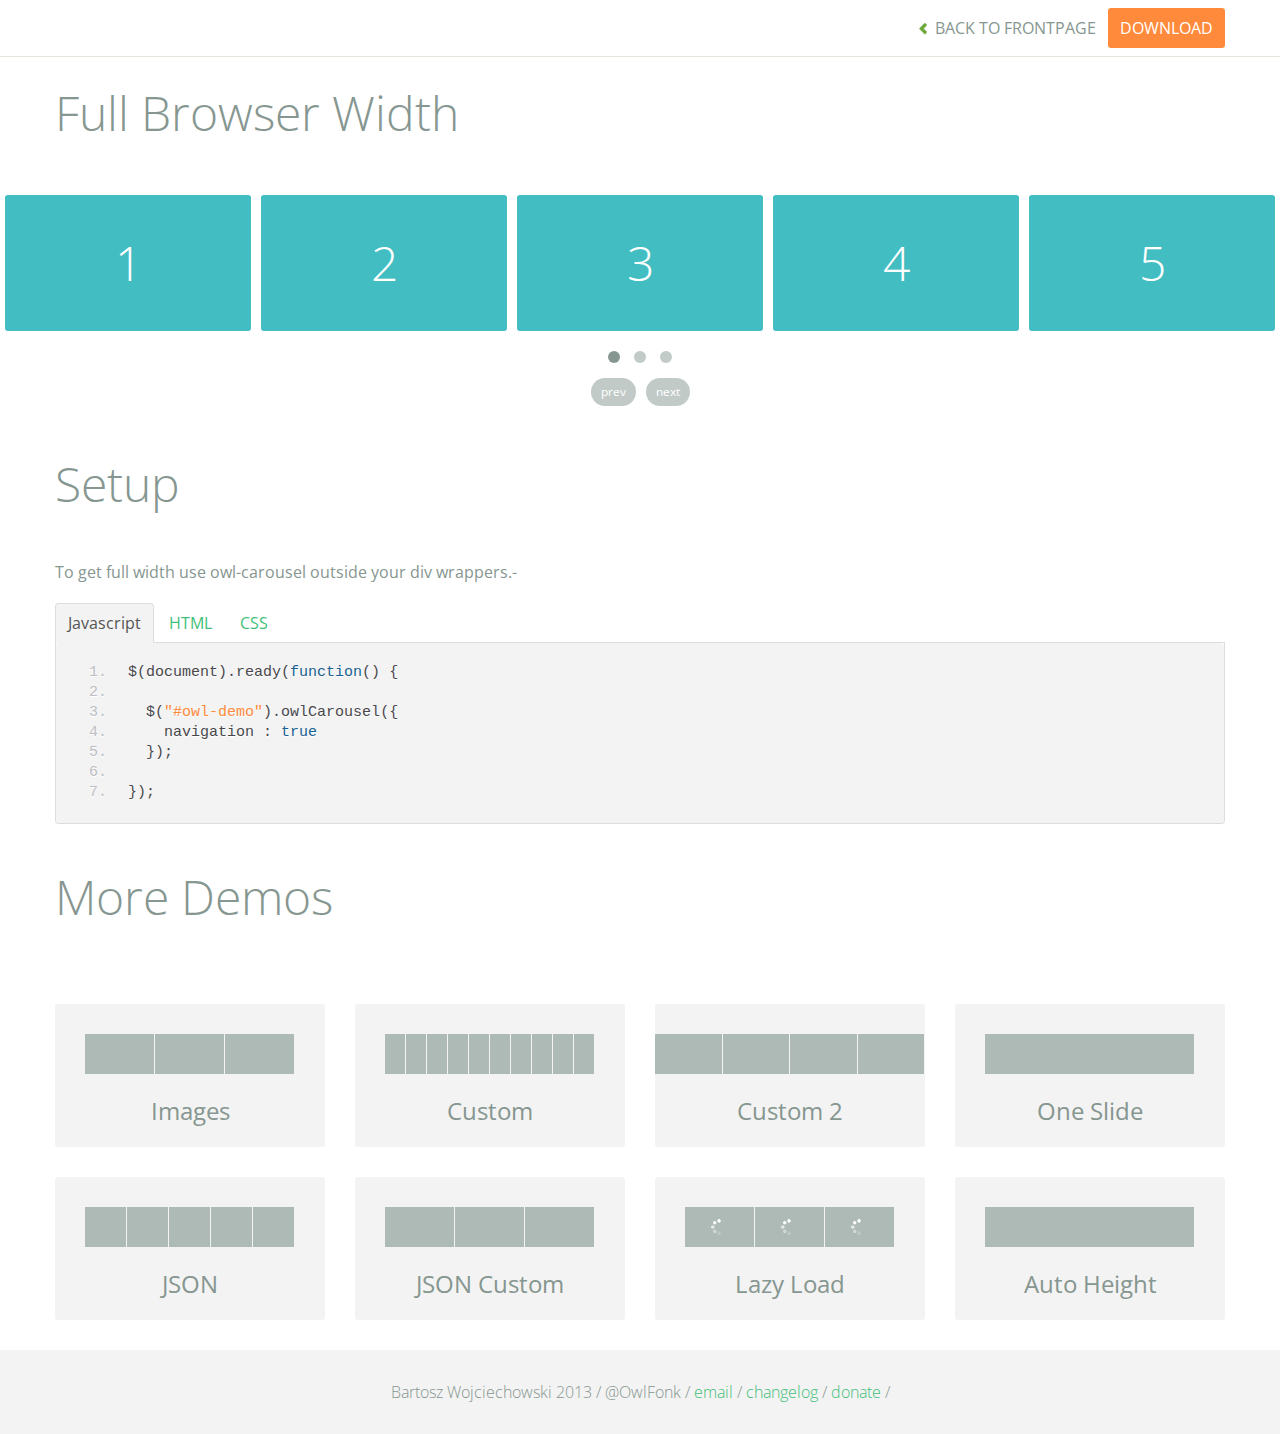
<file: vendor/demos/full.html>
<!DOCTYPE html>
<html lang="en">
  <head>
    <meta charset="utf-8">
    <title>Owl Carousel - Full Width Demo</title>
    <meta name="viewport" content="width=device-width, initial-scale=1.0">
    <meta name="description" content="jQuery Responsive Carousel - Owl Carusel">
    <meta name="author" content="Bartosz Wojciechowski">
    
    <link href='http://fonts.googleapis.com/css?family=Open+Sans:400italic,400,300,600,700' rel='stylesheet' type='text/css'>
    <link href="../assets/css/bootstrapTheme.css" rel="stylesheet">
    <link href="../assets/css/custom.css" rel="stylesheet">

    <!-- Owl Carousel Assets -->
    <link href="../owl-carousel/owl.carousel.css" rel="stylesheet">
    <link href="../owl-carousel/owl.theme.css" rel="stylesheet">

    <link href="../assets/js/google-code-prettify/prettify.css" rel="stylesheet">

	
    <!-- Le fav and touch icons -->
    <link rel="apple-touch-icon-precomposed" sizes="144x144" href="../assets/ico/apple-touch-icon-144-precomposed.png">
    <link rel="apple-touch-icon-precomposed" sizes="114x114" href="../assets/ico/apple-touch-icon-114-precomposed.png">
      <link rel="apple-touch-icon-precomposed" sizes="72x72" href="../assets/ico/apple-touch-icon-72-precomposed.png">
                    <link rel="apple-touch-icon-precomposed" href="../assets/ico/apple-touch-icon-57-precomposed.png">
                                   <link rel="shortcut icon" href="../assets/ico/favicon.png">
  </head>
  <body>

      <div id="top-nav" class="navbar navbar-fixed-top">
        <div class="navbar-inner">
          <div class="container">
            <button type="button" class="btn btn-navbar" data-toggle="collapse" data-target=".nav-collapse">
            <span class="icon-bar"></span>
            <span class="icon-bar"></span>
            <span class="icon-bar"></span>
          </button>
            <div class="nav-collapse collapse">
            <ul class="nav pull-right">
              <li><a href="../index.html"><i class="icon-chevron-left"></i> Back to Frontpage</a></li>
              <li><a href="../owl.carousel.zip" class="download download-on" data-spy="affix" data-offset-top="450">Download</a></li>
            </ul>
            <ul class="nav pull-left">
              
            </ul>
            </div>
          </div>
        </div>
      </div>
   
    <div id="title">
      <div class="container">
        <div class="row">
          <div class="span12">
            <h1>Full Browser Width</h1>
          </div>
        </div>
      </div>
    </div>

      <div id="demo">

        <div id="owl-demo" class="owl-carousel">
          
          <div class="item"><h1>1</h1></div>
          <div class="item"><h1>2</h1></div>
          <div class="item"><h1>3</h1></div>
          <div class="item"><h1>4</h1></div>
          <div class="item"><h1>5</h1></div>
          <div class="item"><h1>6</h1></div>
          <div class="item"><h1>7</h1></div>
          <div class="item"><h1>8</h1></div>
          <div class="item"><h1>9</h1></div>
          <div class="item"><h1>10</h1></div>
          <div class="item"><h1>11</h1></div>
          <div class="item"><h1>12</h1></div>

        </div>

    </div>

    <div id="example-info">
      <div class="container">
        <div class="row">
          <div class="span12">
            <h1>Setup</h1>
            <p>To get full width use owl-carousel outside your div wrappers.-</p>
            <ul class="nav nav-tabs" id="myTab">
              <li class="active"><a href="#javascript">Javascript</a></li>
              <li><a href="#HTML">HTML</a></li>
              <li><a href="#CSS">CSS</a></li>
            </ul>
             
            <div class="tab-content">

              <div class="tab-pane active" id="javascript">
<pre class="pre-show prettyprint linenums">
$(document).ready(function() {

  $("#owl-demo").owlCarousel({
    navigation : true
  });

});
</pre>  

              </div>

              <div class="tab-pane" id="HTML">
<pre class="pre-show prettyprint linenums">
&lt;div id="owl-demo" class="owl-carousel owl-theme"&gt;
          
  &lt;div class="item"&gt;&lt;h1&gt;1&lt;/h1&gt;&lt;/div&gt;
  &lt;div class="item"&gt;&lt;h1&gt;2&lt;/h1&gt;&lt;/div&gt;
  &lt;div class="item"&gt;&lt;h1&gt;3&lt;/h1&gt;&lt;/div&gt;
  &lt;div class="item"&gt;&lt;h1&gt;4&lt;/h1&gt;&lt;/div&gt;
  &lt;div class="item"&gt;&lt;h1&gt;5&lt;/h1&gt;&lt;/div&gt;
  &lt;div class="item"&gt;&lt;h1&gt;6&lt;/h1&gt;&lt;/div&gt;
  &lt;div class="item"&gt;&lt;h1&gt;7&lt;/h1&gt;&lt;/div&gt;
  &lt;div class="item"&gt;&lt;h1&gt;8&lt;/h1&gt;&lt;/div&gt;
  &lt;div class="item"&gt;&lt;h1&gt;9&lt;/h1&gt;&lt;/div&gt;
  &lt;div class="item"&gt;&lt;h1&gt;10&lt;/h1&gt;&lt;/div&gt;
  &lt;div class="item"&gt;&lt;h1&gt;11&lt;/h1&gt;&lt;/div&gt;
  &lt;div class="item"&gt;&lt;h1&gt;12&lt;/h1&gt;&lt;/div&gt;

&lt;/div&gt;
</pre>
              </div>

              <div class="tab-pane" id="CSS">
<pre class="pre-show prettyprint linenums">
#owl-demo .item{
  background: #42bdc2;
  padding: 30px 0px;
  margin: 10px;
  color: #FFF;
  -webkit-border-radius: 3px;
  -moz-border-radius: 3px;
  border-radius: 3px;
  text-align: center;
}
</pre>
              </div>
            </div><!--End Tab Content-->

          </div>
        </div>
      </div>
    </div>

    <div id="more">
      <div class="container">

        <div class="row">
          <div class="span12">
            <h1>More Demos</h1>
          </div>
        </div>

        <div class="row demos-row">
          <div class="span3">
            <a href="images.html" class="demo-box">
              <div class="demo-wrapper demo-images clearfix">
                <div class="demo-slide"><div class="bg"></div></div>
                <div class="demo-slide"><div class="bg"></div></div>
                <div class="demo-slide"><div class="bg"></div></div>
              </div>
              <h3>Images</h3>
            </a>
          </div>

          <div class="span3">
            <a href="custom.html" class="demo-box">
              <div class="demo-wrapper demo-custom clearfix">
                <div class="demo-slide"><div class="bg"></div></div>
                <div class="demo-slide"><div class="bg"></div></div>
                <div class="demo-slide"><div class="bg"></div></div>
                <div class="demo-slide"><div class="bg"></div></div>
                <div class="demo-slide"><div class="bg"></div></div>
                <div class="demo-slide"><div class="bg"></div></div>
                <div class="demo-slide"><div class="bg"></div></div>
                <div class="demo-slide"><div class="bg"></div></div>
                <div class="demo-slide"><div class="bg"></div></div>
                <div class="demo-slide"><div class="bg"></div></div>
              </div>
              <h3>Custom</h3>
            </a>
          </div>

          <div class="span3">
            <a href="itemsCustom.html" class="demo-box">
              <div class="demo-wrapper demo-full clearfix">
                <div class="demo-slide"><div class="bg"></div></div>
                <div class="demo-slide"><div class="bg"></div></div>
                <div class="demo-slide"><div class="bg"></div></div>
                <div class="demo-slide"><div class="bg"></div></div>
              </div>
              <h3>Custom 2</h3>
            </a>
          </div>

          <div class="span3">
            <a href="one.html" class="demo-box">
              <div class="demo-wrapper demo-one clearfix">
                <div class="demo-slide"><div class="bg"></div></div>
              </div>
              <h3>One Slide</h3>
            </a>
          </div>

        </div>
        <div class="row demos-row">
          <div class="span3">
            <a href="json.html" class="demo-box">
              <div class="demo-wrapper demo-Json clearfix">
                <div class="demo-slide"><div class="bg"></div></div>
                <div class="demo-slide"><div class="bg"></div></div>
                <div class="demo-slide"><div class="bg"></div></div>
                <div class="demo-slide"><div class="bg"></div></div>
                <div class="demo-slide"><div class="bg"></div></div>
              </div>
              <h3>JSON</h3>
            </a>
          </div>

          <div class="span3">
            <a href="customJson.html" class="demo-box">
              <div class="demo-wrapper demo-Json-custom clearfix">
                <div class="demo-slide"><div class="bg"></div></div>
                <div class="demo-slide"><div class="bg"></div></div>
                <div class="demo-slide"><div class="bg"></div></div>
              </div>
              <h3>JSON Custom</h3>
            </a>
          </div>

          <div class="span3">
            <a href="lazyLoad.html" class="demo-box">
              <div class="demo-wrapper demo-lazy clearfix">
                <div class="demo-slide"><div class="bg"></div></div>
                <div class="demo-slide"><div class="bg"></div></div>
                <div class="demo-slide"><div class="bg"></div></div>
              </div>
              <h3>Lazy Load</h3>
            </a>
          </div>

          <div class="span3">
            <a href="autoHeight.html" class="demo-box">
              <div class="demo-wrapper demo-height clearfix">
                <div class="demo-slide"><div class="bg"></div></div>
              </div>
              <h3>Auto Height</h3>
            </a>
          </div>

        </div>
      </div>
    </div>


 
    <div id="footer">
      <div class="container">
        <div class="row">
          <div class="span12">
            <h5>Bartosz Wojciechowski 2013 / @OwlFonk / 
            <a href="mailto:owl@owlgraphic.com?subject=Hey Owl!">email</a> / 
            <a href="../changelog.html">changelog</a> /
            <a href="https://www.paypal.com/cgi-bin/webscr?cmd=_s-xclick&hosted_button_id=EFSGXZS7V2U9N">donate</a> / 
            <a href="https://twitter.com/share" class="twitter-share-button" data-url="http://owlgraphic.com/owlcarousel/" data-text="Awesome jQuery Owl Carousel Responsive Plugin" data-via="OwlFonk" data-count="none" data-hashtags="owlcarousel"></a>
            <script>
            var owldomain = window.location.hostname.indexOf("owlgraphic");
            if(owldomain !== -1){
              !function(d,s,id){var js,fjs=d.getElementsByTagName(s)[0],p=/^http:/.test(d.location)?'http':'https';if(!d.getElementById(id)){js=d.createElement(s);js.id=id;js.src=p+'://platform.twitter.com/widgets.js';fjs.parentNode.insertBefore(js,fjs);}}(document, 'script', 'twitter-wjs');
            }
            </script>
            </h5>
          </div>
        </div>
      </div>
    </div>


    <script src="../assets/js/jquery-1.9.1.min.js"></script> 
    <script src="../owl-carousel/owl.carousel.js"></script>

    <!-- Demo -->

    <style>
    #owl-demo .item{
        background: #42bdc2;
        padding: 30px 0px;
        margin: 5px;
        color: #FFF;
        -webkit-border-radius: 3px;
        -moz-border-radius: 3px;
        border-radius: 3px;
        text-align: center;
    }
    </style>

    <script>
    $(document).ready(function() {
      $("#owl-demo").owlCarousel({
        navigation : true
      });
    });

    </script>
    

    <script src="../assets/js/bootstrap-collapse.js"></script>
    <script src="../assets/js/bootstrap-transition.js"></script>
    <script src="../assets/js/bootstrap-tab.js"></script>

    <script src="../assets/js/google-code-prettify/prettify.js"></script>
	  <script src="../assets/js/application.js"></script>

  </body>
</html>
</file>
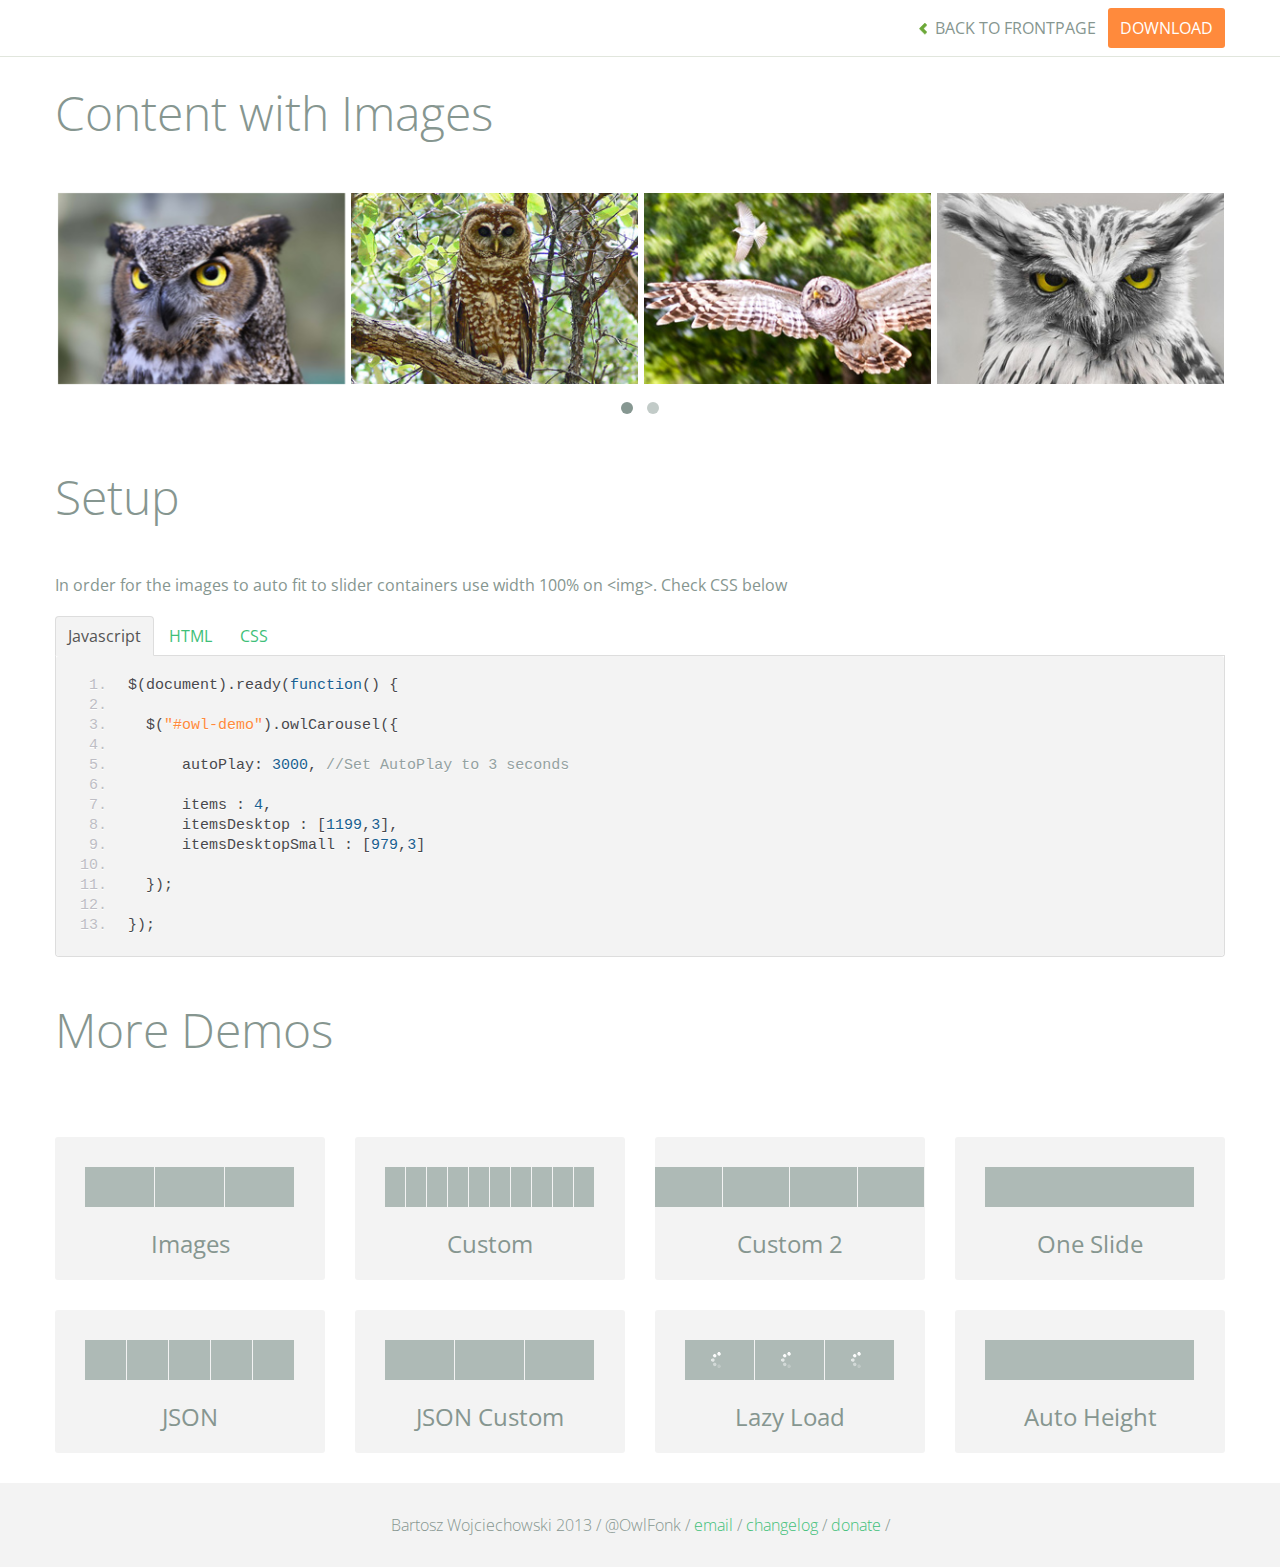
<file: vendor/demos/images.html>
<!DOCTYPE html>
<html lang="en">
  <head>
    <meta charset="utf-8">
    <title>Owl Carousel - Images Demo</title>
    <meta name="viewport" content="width=device-width, initial-scale=1.0">
    <meta name="description" content="jQuery Responsive Carousel - Owl Carusel">
    <meta name="author" content="Bartosz Wojciechowski">
    
    <link href='http://fonts.googleapis.com/css?family=Open+Sans:400italic,400,300,600,700' rel='stylesheet' type='text/css'>
    <link href="../assets/css/bootstrapTheme.css" rel="stylesheet">
    <link href="../assets/css/custom.css" rel="stylesheet">

    <!-- Owl Carousel Assets -->
    <link href="../owl-carousel/owl.carousel.css" rel="stylesheet">
    <link href="../owl-carousel/owl.theme.css" rel="stylesheet">

    <!-- Prettify -->
    <link href="../assets/js/google-code-prettify/prettify.css" rel="stylesheet">
    

    <!-- Le fav and touch icons -->
    <link rel="apple-touch-icon-precomposed" sizes="144x144" href="../assets/ico/apple-touch-icon-144-precomposed.png">
    <link rel="apple-touch-icon-precomposed" sizes="114x114" href="../assets/ico/apple-touch-icon-114-precomposed.png">
      <link rel="apple-touch-icon-precomposed" sizes="72x72" href="../assets/ico/apple-touch-icon-72-precomposed.png">
                    <link rel="apple-touch-icon-precomposed" href="../assets/ico/apple-touch-icon-57-precomposed.png">
                                   <link rel="shortcut icon" href="../assets/ico/favicon.png">
  </head>
  <body>

      <div id="top-nav" class="navbar navbar-fixed-top">
        <div class="navbar-inner">
          <div class="container">
            <button type="button" class="btn btn-navbar" data-toggle="collapse" data-target=".nav-collapse">
            <span class="icon-bar"></span>
            <span class="icon-bar"></span>
            <span class="icon-bar"></span>
          </button>
            <div class="nav-collapse collapse">
            <ul class="nav pull-right">
              <li><a href="../index.html"><i class="icon-chevron-left"></i> Back to Frontpage</a></li>
              <li><a href="../owl.carousel.zip" class="download download-on" data-spy="affix" data-offset-top="450">Download</a></li>
            </ul>
            <ul class="nav pull-left">
              
            </ul>
            </div>
          </div>
        </div>
      </div>
   
    <div id="title">
      <div class="container">
        <div class="row">
          <div class="span12">
            <h1>Content with Images</h1>
          </div>
        </div>
      </div>
    </div>

      <div id="demo">
        <div class="container">
          <div class="row">
            <div class="span12">

              <div id="owl-demo" class="owl-carousel">
                <div class="item"><img src="assets/owl1.jpg" alt="Owl Image"></div>
                <div class="item"><img src="assets/owl2.jpg" alt="Owl Image"></div>
                <div class="item"><img src="assets/owl3.jpg" alt="Owl Image"></div>
                <div class="item"><img src="assets/owl4.jpg" alt="Owl Image"></div>
                <div class="item"><img src="assets/owl5.jpg" alt="Owl Image"></div>
                <div class="item"><img src="assets/owl6.jpg" alt="Owl Image"></div>
                <div class="item"><img src="assets/owl7.jpg" alt="Owl Image"></div>
                <div class="item"><img src="assets/owl8.jpg" alt="Owl Image"></div>
              </div>
              
            </div>
          </div>
        </div>

    </div>

    <div id="example-info">
      <div class="container">
        <div class="row">
          <div class="span12">
            <h1>Setup</h1>
            <p>In order for the images to auto fit to slider containers use width 100% on &lt;img&gt;. Check CSS below</p>
            <ul class="nav nav-tabs" id="myTab">
              <li class="active"><a href="#javascript">Javascript</a></li>
              <li><a href="#HTML">HTML</a></li>
              <li><a href="#CSS">CSS</a></li>
            </ul>
             
            <div class="tab-content">

              <div class="tab-pane active" id="javascript">
<pre class="pre-show prettyprint linenums">
$(document).ready(function() {

  $("#owl-demo").owlCarousel({

      autoPlay: 3000, //Set AutoPlay to 3 seconds

      items : 4,
      itemsDesktop : [1199,3],
      itemsDesktopSmall : [979,3]

  });

});
</pre>  

              </div>

              <div class="tab-pane" id="HTML">
<pre class="pre-show prettyprint linenums">
&lt;div id="owl-demo"&gt;
          
  &lt;div class="item"&gt;&lt;img src="assets/owl1.jpg" alt="Owl Image"&gt;&lt;/div&gt;
  &lt;div class="item"&gt;&lt;img src="assets/owl2.jpg" alt="Owl Image"&gt;&lt;/div&gt;
  &lt;div class="item"&gt;&lt;img src="assets/owl3.jpg" alt="Owl Image"&gt;&lt;/div&gt;
  &lt;div class="item"&gt;&lt;img src="assets/owl4.jpg" alt="Owl Image"&gt;&lt;/div&gt;
  &lt;div class="item"&gt;&lt;img src="assets/owl5.jpg" alt="Owl Image"&gt;&lt;/div&gt;
  &lt;div class="item"&gt;&lt;img src="assets/owl6.jpg" alt="Owl Image"&gt;&lt;/div&gt;
  &lt;div class="item"&gt;&lt;img src="assets/owl7.jpg" alt="Owl Image"&gt;&lt;/div&gt;
  &lt;div class="item"&gt;&lt;img src="assets/owl8.jpg" alt="Owl Image"&gt;&lt;/div&gt;

&lt;/div&gt;
</pre>
              </div>

              <div class="tab-pane" id="CSS">
<pre class="pre-show prettyprint linenums">
#owl-demo .item{
  margin: 3px;
}
#owl-demo .item img{
  display: block;
  width: 100%;
  height: auto;
}
</pre>
              </div>
            </div><!--End Tab Content-->

          </div>
        </div>
      </div>
    </div>

    <div id="more">
      <div class="container">

        <div class="row">
          <div class="span12">
            <h1>More Demos</h1>
          </div>
        </div>

        <div class="row demos-row">
          <div class="span3">
            <a href="images.html" class="demo-box">
              <div class="demo-wrapper demo-images clearfix">
                <div class="demo-slide"><div class="bg"></div></div>
                <div class="demo-slide"><div class="bg"></div></div>
                <div class="demo-slide"><div class="bg"></div></div>
              </div>
              <h3>Images</h3>
            </a>
          </div>

          <div class="span3">
            <a href="custom.html" class="demo-box">
              <div class="demo-wrapper demo-custom clearfix">
                <div class="demo-slide"><div class="bg"></div></div>
                <div class="demo-slide"><div class="bg"></div></div>
                <div class="demo-slide"><div class="bg"></div></div>
                <div class="demo-slide"><div class="bg"></div></div>
                <div class="demo-slide"><div class="bg"></div></div>
                <div class="demo-slide"><div class="bg"></div></div>
                <div class="demo-slide"><div class="bg"></div></div>
                <div class="demo-slide"><div class="bg"></div></div>
                <div class="demo-slide"><div class="bg"></div></div>
                <div class="demo-slide"><div class="bg"></div></div>
              </div>
              <h3>Custom</h3>
            </a>
          </div>

          <div class="span3">
            <a href="itemsCustom.html" class="demo-box">
              <div class="demo-wrapper demo-full clearfix">
                <div class="demo-slide"><div class="bg"></div></div>
                <div class="demo-slide"><div class="bg"></div></div>
                <div class="demo-slide"><div class="bg"></div></div>
                <div class="demo-slide"><div class="bg"></div></div>
              </div>
              <h3>Custom 2</h3>
            </a>
          </div>

          <div class="span3">
            <a href="one.html" class="demo-box">
              <div class="demo-wrapper demo-one clearfix">
                <div class="demo-slide"><div class="bg"></div></div>
              </div>
              <h3>One Slide</h3>
            </a>
          </div>

        </div>
        <div class="row demos-row">
          <div class="span3">
            <a href="json.html" class="demo-box">
              <div class="demo-wrapper demo-Json clearfix">
                <div class="demo-slide"><div class="bg"></div></div>
                <div class="demo-slide"><div class="bg"></div></div>
                <div class="demo-slide"><div class="bg"></div></div>
                <div class="demo-slide"><div class="bg"></div></div>
                <div class="demo-slide"><div class="bg"></div></div>
              </div>
              <h3>JSON</h3>
            </a>
          </div>

          <div class="span3">
            <a href="customJson.html" class="demo-box">
              <div class="demo-wrapper demo-Json-custom clearfix">
                <div class="demo-slide"><div class="bg"></div></div>
                <div class="demo-slide"><div class="bg"></div></div>
                <div class="demo-slide"><div class="bg"></div></div>
              </div>
              <h3>JSON Custom</h3>
            </a>
          </div>

          <div class="span3">
            <a href="lazyLoad.html" class="demo-box">
              <div class="demo-wrapper demo-lazy clearfix">
                <div class="demo-slide"><div class="bg"></div></div>
                <div class="demo-slide"><div class="bg"></div></div>
                <div class="demo-slide"><div class="bg"></div></div>
              </div>
              <h3>Lazy Load</h3>
            </a>
          </div>

          <div class="span3">
            <a href="autoHeight.html" class="demo-box">
              <div class="demo-wrapper demo-height clearfix">
                <div class="demo-slide"><div class="bg"></div></div>
              </div>
              <h3>Auto Height</h3>
            </a>
          </div>

        </div>
      </div>
    </div>


 
    <div id="footer">
      <div class="container">
        <div class="row">
          <div class="span12">
            <h5>Bartosz Wojciechowski 2013 / @OwlFonk / 
            <a href="mailto:owl@owlgraphic.com?subject=Hey Owl!">email</a> / 
            <a href="../changelog.html">changelog</a> /
            <a href="https://www.paypal.com/cgi-bin/webscr?cmd=_s-xclick&hosted_button_id=EFSGXZS7V2U9N">donate</a> / 
            <a href="https://twitter.com/share" class="twitter-share-button" data-url="http://owlgraphic.com/owlcarousel/" data-text="Awesome jQuery Owl Carousel Responsive Plugin" data-via="OwlFonk" data-count="none" data-hashtags="owlcarousel"></a>
            <script>
            var owldomain = window.location.hostname.indexOf("owlgraphic");
            if(owldomain !== -1){
              !function(d,s,id){var js,fjs=d.getElementsByTagName(s)[0],p=/^http:/.test(d.location)?'http':'https';if(!d.getElementById(id)){js=d.createElement(s);js.id=id;js.src=p+'://platform.twitter.com/widgets.js';fjs.parentNode.insertBefore(js,fjs);}}(document, 'script', 'twitter-wjs');
            }
            </script>
            </h5>
          </div>
        </div>
      </div>
    </div>


    <script src="../assets/js/jquery-1.9.1.min.js"></script> 
    <script src="../owl-carousel/owl.carousel.js"></script>


    <!-- Demo -->

    <style>
    #owl-demo .item{
        margin: 3px;
    }
    #owl-demo .item img{
        display: block;
        width: 100%;
        height: auto;
    }
    </style>


    <script>
    $(document).ready(function() {
      $("#owl-demo").owlCarousel({
        autoPlay: 3000,
        items : 4,
        itemsDesktop : [1199,3],
        itemsDesktopSmall : [979,3]
      });

    });
    </script>

    <script src="../assets/js/bootstrap-collapse.js"></script>
    <script src="../assets/js/bootstrap-transition.js"></script>
    <script src="../assets/js/bootstrap-tab.js"></script>

    <script src="../assets/js/google-code-prettify/prettify.js"></script>
	  <script src="../assets/js/application.js"></script>

  </body>
</html>
</file>
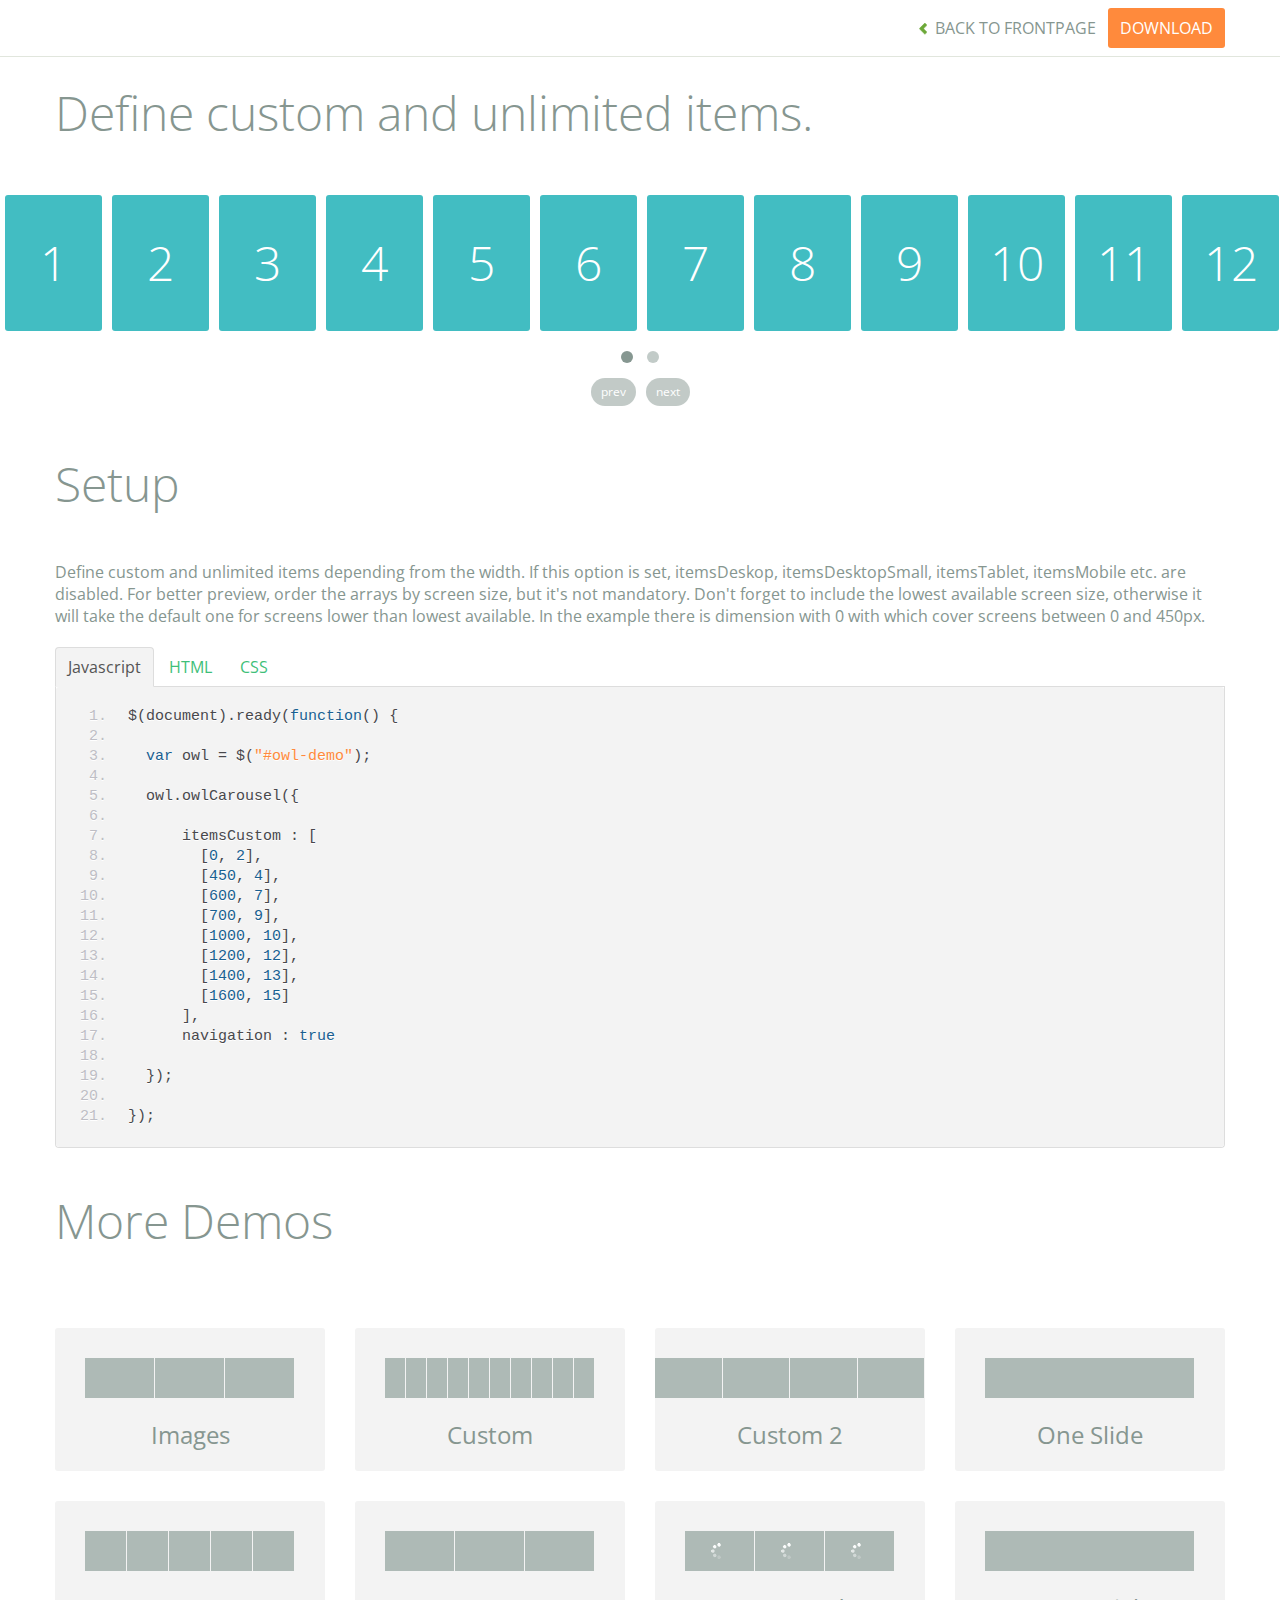
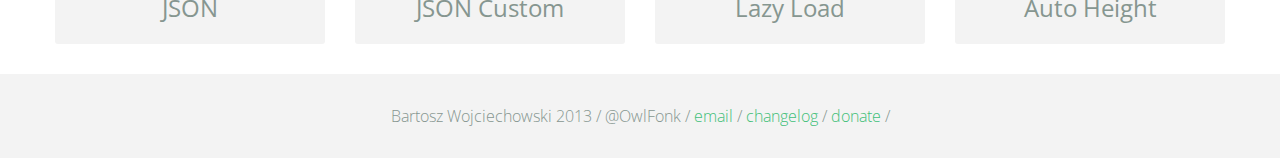
<file: vendor/demos/itemsCustom.html>
<!DOCTYPE html>
<html lang="en">
  <head>
    <meta charset="utf-8">
    <title>Owl Carousel - itemsCustom</title>
    <meta name="viewport" content="width=device-width, initial-scale=1.0">
    <meta name="description" content="jQuery Responsive Carousel - Owl Carusel">
    <meta name="author" content="Bartosz Wojciechowski">

    <link href='http://fonts.googleapis.com/css?family=Open+Sans:400italic,400,300,600,700' rel='stylesheet' type='text/css'>
    <link href="../assets/css/bootstrapTheme.css" rel="stylesheet">
    <link href="../assets/css/custom.css" rel="stylesheet">

    <!-- Owl Carousel Assets -->
    <link href="../owl-carousel/owl.carousel.css" rel="stylesheet">
    <link href="../owl-carousel/owl.theme.css" rel="stylesheet">

    <link href="../assets/js/google-code-prettify/prettify.css" rel="stylesheet">

    <!-- Le fav and touch icons -->
    <link rel="apple-touch-icon-precomposed" sizes="144x144" href="../assets/ico/apple-touch-icon-144-precomposed.png">
    <link rel="apple-touch-icon-precomposed" sizes="114x114" href="../assets/ico/apple-touch-icon-114-precomposed.png">
      <link rel="apple-touch-icon-precomposed" sizes="72x72" href="../assets/ico/apple-touch-icon-72-precomposed.png">
                    <link rel="apple-touch-icon-precomposed" href="../assets/ico/apple-touch-icon-57-precomposed.png">
                                   <link rel="shortcut icon" href="../assets/ico/favicon.png">
  </head>
  <body>

      <div id="top-nav" class="navbar navbar-fixed-top">
        <div class="navbar-inner">
          <div class="container">
            <button type="button" class="btn btn-navbar" data-toggle="collapse" data-target=".nav-collapse">
            <span class="icon-bar"></span>
            <span class="icon-bar"></span>
            <span class="icon-bar"></span>
          </button>
            <div class="nav-collapse collapse">
            <ul class="nav pull-right">
              <li><a href="../index.html"><i class="icon-chevron-left"></i> Back to Frontpage</a></li>
              <li><a href="../owl.carousel.zip" class="download download-on" data-spy="affix" data-offset-top="450">Download</a></li>
            </ul>
            <ul class="nav pull-left">
              
            </ul>
            </div>
          </div>
        </div>
      </div>
   
    <div id="title">
      <div class="container">
        <div class="row">
          <div class="span12">
            <h1>Define custom and unlimited items.</h1>
          </div>
        </div>
      </div>
    </div>

      <div id="demo">
        <div id="owl-demo" class="owl-carousel">
          
          <div class="item"><h1>1</h1></div>
          <div class="item"><h1>2</h1></div>
          <div class="item"><h1>3</h1></div>
          <div class="item"><h1>4</h1></div>
          <div class="item"><h1>5</h1></div>
          <div class="item"><h1>6</h1></div>
          <div class="item"><h1>7</h1></div>
          <div class="item"><h1>8</h1></div>
          <div class="item"><h1>9</h1></div>
          <div class="item"><h1>10</h1></div>
          <div class="item"><h1>11</h1></div>
          <div class="item"><h1>12</h1></div>
          <div class="item"><h1>13</h1></div>
          <div class="item"><h1>14</h1></div>
          <div class="item"><h1>15</h1></div>
          <div class="item"><h1>16</h1></div>
          <div class="item"><h1>17</h1></div>
          <div class="item"><h1>18</h1></div>
          <div class="item"><h1>19</h1></div>
          <div class="item"><h1>20</h1></div>

        </div>
    </div>

    <div id="example-info">
      <div class="container">
        <div class="row">
          <div class="span12">
            <h1>Setup</h1>
            <p>Define custom and unlimited items depending from the width. If this option is set, itemsDeskop, itemsDesktopSmall, itemsTablet, itemsMobile etc. are disabled. For better preview, order the arrays by screen size, but it's not mandatory. Don't forget to include the lowest available screen size, otherwise it will take the default one for screens lower than lowest available. In the example there is dimension with 0 with which cover screens between 0 and 450px.
            </p>
            <ul class="nav nav-tabs" id="myTab">
              <li class="active"><a href="#javascript">Javascript</a></li>
              <li><a href="#HTML">HTML</a></li>
              <li><a href="#CSS">CSS</a></li>
            </ul>
             
            <div class="tab-content">

              <div class="tab-pane active" id="javascript">
<pre class="pre-show prettyprint linenums">
$(document).ready(function() {

  var owl = &#36;("#owl-demo")&#59;

  owl.owlCarousel({
     
      itemsCustom : [
        [0, 2],
        [450, 4],
        [600, 7],
        [700, 9],
        [1000, 10],
        [1200, 12],
        [1400, 13],
        [1600, 15]
      ],
      navigation : true

  })&#59;

})&#59;
</pre>

              </div>

              <div class="tab-pane" id="HTML">
<pre class="pre-show prettyprint linenums">
&lt;div id="owl-demo" class="owl-carousel owl-theme"&gt;
  &lt;div class="item"&gt;&lt;h1&gt;1&lt;/h1&gt;&lt;/div&gt;
  &lt;div class="item"&gt;&lt;h1&gt;2&lt;/h1&gt;&lt;/div&gt;
  &lt;div class="item"&gt;&lt;h1&gt;3&lt;/h1&gt;&lt;/div&gt;
  &lt;div class="item"&gt;&lt;h1&gt;4&lt;/h1&gt;&lt;/div&gt;
  &lt;div class="item"&gt;&lt;h1&gt;5&lt;/h1&gt;&lt;/div&gt;
  &lt;div class="item"&gt;&lt;h1&gt;6&lt;/h1&gt;&lt;/div&gt;
  &lt;div class="item"&gt;&lt;h1&gt;7&lt;/h1&gt;&lt;/div&gt;
  &lt;div class="item"&gt;&lt;h1&gt;8&lt;/h1&gt;&lt;/div&gt;
  &lt;div class="item"&gt;&lt;h1&gt;9&lt;/h1&gt;&lt;/div&gt;
  &lt;div class="item"&gt;&lt;h1&gt;10&lt;/h1&gt;&lt;/div&gt;
  &lt;div class="item"&gt;&lt;h1&gt;11&lt;/h1&gt;&lt;/div&gt;
  &lt;div class="item"&gt;&lt;h1&gt;12&lt;/h1&gt;&lt;/div&gt;
  &lt;div class="item"&gt;&lt;h1&gt;13&lt;/h1&gt;&lt;/div&gt;
  &lt;div class="item"&gt;&lt;h1&gt;14&lt;/h1&gt;&lt;/div&gt;
  &lt;div class="item"&gt;&lt;h1&gt;15&lt;/h1&gt;&lt;/div&gt;
  &lt;div class="item"&gt;&lt;h1&gt;16&lt;/h1&gt;&lt;/div&gt;
  &lt;div class="item"&gt;&lt;h1&gt;17&lt;/h1&gt;&lt;/div&gt;
  &lt;div class="item"&gt;&lt;h1&gt;18&lt;/h1&gt;&lt;/div&gt;
  &lt;div class="item"&gt;&lt;h1&gt;19&lt;/h1&gt;&lt;/div&gt;
  &lt;div class="item"&gt;&lt;h1&gt;20&lt;/h1&gt;&lt;/div&gt;
&lt;/div&gt;

</pre>
              </div>

              <div class="tab-pane" id="CSS">
<pre class="pre-show prettyprint linenums">
#owl-demo .item{
    background: #42bdc2;
    padding: 30px 0px;
    margin: 5px;
    color: #FFF;
    -webkit-border-radius: 3px;
    -moz-border-radius: 3px;
    border-radius: 3px;
    text-align: center;
}
</pre>
              </div>
            </div><!--End Tab Content-->

          </div>
        </div>
      </div>
    </div>

    <div id="more">
      <div class="container">

        <div class="row">
          <div class="span12">
            <h1>More Demos</h1>
          </div>
        </div>

        <div class="row demos-row">
          <div class="span3">
            <a href="images.html" class="demo-box">
              <div class="demo-wrapper demo-images clearfix">
                <div class="demo-slide"><div class="bg"></div></div>
                <div class="demo-slide"><div class="bg"></div></div>
                <div class="demo-slide"><div class="bg"></div></div>
              </div>
              <h3>Images</h3>
            </a>
          </div>

          <div class="span3">
            <a href="custom.html" class="demo-box">
              <div class="demo-wrapper demo-custom clearfix">
                <div class="demo-slide"><div class="bg"></div></div>
                <div class="demo-slide"><div class="bg"></div></div>
                <div class="demo-slide"><div class="bg"></div></div>
                <div class="demo-slide"><div class="bg"></div></div>
                <div class="demo-slide"><div class="bg"></div></div>
                <div class="demo-slide"><div class="bg"></div></div>
                <div class="demo-slide"><div class="bg"></div></div>
                <div class="demo-slide"><div class="bg"></div></div>
                <div class="demo-slide"><div class="bg"></div></div>
                <div class="demo-slide"><div class="bg"></div></div>
              </div>
              <h3>Custom</h3>
            </a>
          </div>

          <div class="span3">
            <a href="itemsCustom.html" class="demo-box">
              <div class="demo-wrapper demo-full clearfix">
                <div class="demo-slide"><div class="bg"></div></div>
                <div class="demo-slide"><div class="bg"></div></div>
                <div class="demo-slide"><div class="bg"></div></div>
                <div class="demo-slide"><div class="bg"></div></div>
              </div>
              <h3>Custom 2</h3>
            </a>
          </div>

          <div class="span3">
            <a href="one.html" class="demo-box">
              <div class="demo-wrapper demo-one clearfix">
                <div class="demo-slide"><div class="bg"></div></div>
              </div>
              <h3>One Slide</h3>
            </a>
          </div>

        </div>
        <div class="row demos-row">
          <div class="span3">
            <a href="json.html" class="demo-box">
              <div class="demo-wrapper demo-Json clearfix">
                <div class="demo-slide"><div class="bg"></div></div>
                <div class="demo-slide"><div class="bg"></div></div>
                <div class="demo-slide"><div class="bg"></div></div>
                <div class="demo-slide"><div class="bg"></div></div>
                <div class="demo-slide"><div class="bg"></div></div>
              </div>
              <h3>JSON</h3>
            </a>
          </div>

          <div class="span3">
            <a href="customJson.html" class="demo-box">
              <div class="demo-wrapper demo-Json-custom clearfix">
                <div class="demo-slide"><div class="bg"></div></div>
                <div class="demo-slide"><div class="bg"></div></div>
                <div class="demo-slide"><div class="bg"></div></div>
              </div>
              <h3>JSON Custom</h3>
            </a>
          </div>

          <div class="span3">
            <a href="lazyLoad.html" class="demo-box">
              <div class="demo-wrapper demo-lazy clearfix">
                <div class="demo-slide"><div class="bg"></div></div>
                <div class="demo-slide"><div class="bg"></div></div>
                <div class="demo-slide"><div class="bg"></div></div>
              </div>
              <h3>Lazy Load</h3>
            </a>
          </div>

          <div class="span3">
            <a href="autoHeight.html" class="demo-box">
              <div class="demo-wrapper demo-height clearfix">
                <div class="demo-slide"><div class="bg"></div></div>
              </div>
              <h3>Auto Height</h3>
            </a>
          </div>

        </div>
      </div>
    </div>


 
    <div id="footer">
      <div class="container">
        <div class="row">
          <div class="span12">
            <h5>Bartosz Wojciechowski 2013 / @OwlFonk / 
            <a href="mailto:owl@owlgraphic.com?subject=Hey Owl!">email</a> / 
            <a href="../changelog.html">changelog</a> /
            <a href="https://www.paypal.com/cgi-bin/webscr?cmd=_s-xclick&hosted_button_id=EFSGXZS7V2U9N">donate</a> / 
            <a href="https://twitter.com/share" class="twitter-share-button" data-url="http://owlgraphic.com/owlcarousel/" data-text="Awesome jQuery Owl Carousel Responsive Plugin" data-via="OwlFonk" data-count="none" data-hashtags="owlcarousel"></a>
            <script>
            var owldomain = window.location.hostname.indexOf("owlgraphic");
            if(owldomain !== -1){
              !function(d,s,id){var js,fjs=d.getElementsByTagName(s)[0],p=/^http:/.test(d.location)?'http':'https';if(!d.getElementById(id)){js=d.createElement(s);js.id=id;js.src=p+'://platform.twitter.com/widgets.js';fjs.parentNode.insertBefore(js,fjs);}}(document, 'script', 'twitter-wjs');
            }
            </script>
            </h5>
          </div>
        </div>
      </div>
    </div>


    <script src="../assets/js/jquery-1.9.1.min.js"></script> 
    <script src="../owl-carousel/owl.carousel.js"></script>


    <!-- Demo -->

    <style>
    #owl-demo .item{
        background: #42bdc2;
        padding: 30px 0px;
        margin: 5px;
        color: #FFF;
        -webkit-border-radius: 3px;
        -moz-border-radius: 3px;
        border-radius: 3px;
        text-align: center;
    }
    </style>


    <script>
    $(document).ready(function() {

      var owl = $("#owl-demo");

      owl.owlCarousel({

        // Define custom and unlimited items depending from the width
        // If this option is set, itemsDeskop, itemsDesktopSmall, itemsTablet, itemsMobile etc. are disabled
        // For better preview, order the arrays by screen size, but it's not mandatory
        // Don't forget to include the lowest available screen size, otherwise it will take the default one for screens lower than lowest available.
        // In the example there is dimension with 0 with which cover screens between 0 and 450px
        
        itemsCustom : [
          [0, 2],
          [450, 4],
          [600, 7],
          [700, 9],
          [1000, 10],
          [1200, 12],
          [1400, 13],
          [1600, 15]
        ],
        navigation : true

      });



    });
    </script>

    <script src="../assets/js/bootstrap-collapse.js"></script>
    <script src="../assets/js/bootstrap-transition.js"></script>
    <script src="../assets/js/bootstrap-tab.js"></script>

    <script src="../assets/js/google-code-prettify/prettify.js"></script>
	  <script src="../assets/js/application.js"></script>

  </body>
</html>
</file>
<file: css/main.css>
/* 基本默认的属性 */
html {
	color: #263238;
}
::selection{
	background-color: #b3d4fc;
	text-shadow: none;
}
ul {
	margin: 0;
	padding: 0;
}
li {
	list-style: none;
}
h1, h2, h3, h4, h5, h6 {
	margin: 0;
}
/* 工具样式 */
.canter-block {
	display: block;
	margin-right: auto;
	margin-left: auto;
}
.pull-right {
	float: right !important;
}
.pull-left {
	float: left !important;
}
.text-right {
	text-align: right !important;
}
.text-left {
	text-align: left !important;
} 
.text-center {
	text-align: center !important;
}
.hide {
	display: none !important;
}
.show {
	display: block !important;
}
.invisible {
	visibility: hidden;
}
.text-hide {
	font: 0/0 a;
	color: transparent;
	text-shadow: none;
	background-color: #transparent;
	border: 0;
}
.clearfix:before,
.clearfix:after {
	content: " ";
	display: table;
}
.clearfix {
	clear: both;
}
body {
	background-color: #212b30;
}
/* header */
header {
	width: 100%;
	height: 1.25rem;
	background-color: #263238;
}

header h3 {
	float: left;
	margin-left: 0.833333rem;
	font-size: 0.5rem;
	color: #151c1f;
	line-height: 1.25rem;
}
header .pos {
	float: right;
	margin-right: 0.625rem;
	line-height: 1.25rem;
	vertical-align: middle;
}
header .switchBtn {
	position: relative;
	width: 2.083333rem;
	height: 0.833333rem;
	border: 0.020833rem solid rgba(0,0,0,.1);
	box-shadow: 0.020833rem 0.020833rem 0.041667rem 0.020833rem rgba(0,0,0,.45) inset;
	margin-top: 0.208333rem;
	border-radius: 1.041667rem;
	background-color: #232e33;
}
.switchBtn .btn {
	position: absolute;
	width: 0.708333rem;
	height:0.708333rem;
	border-radius: 50%;
	background-color: #263238;
	border: 0.020833rem solid rgba(0,0,0,.2);
	box-shadow: 0.020833rem 0.041667rem 0.041667rem 0 rgba(0,0,0,.5);
	margin: 0.041667rem;
}
.switchBtn .btn-right {
	right: 0.020833rem;
}
.switchBtn .btn-left {
	left: 0.020833rem;
} 
/* container */
/* container >>>> silder */
.slider .slider-items {
	position: relative;
	width: 100%;
	height: 5.416667rem;
	margin-bottom: 0.333333rem;
	overflow: hidden;
}

.slider .slider-items img {
	width: 10.0rem;
}
.slider .show-tag {
	width: 100%;
	height: 0.833333rem;
	background-color: #37474f;
}
.slider .show-tag p {
	margin: 0;
	line-height: 0.833333rem;
	font-size: 0.416667rem;
	float: left;
}
.slider .show-tag .console {
	margin-left: 0.270833rem;
	margin-right: 0.625rem;
	color: #798e96;
}
.slider .show-tag .tag {	
	border-radius: 0.104167rem;
	background-color: #232e33;
	margin-left: 0.625rem;
	margin: 0.104167rem 0.1875rem;
}
.slider .show-tag .tag span {
	display: block;
	padding: 0 0.1875rem;
	line-height: 0.625rem;
	color: #e5e7e8;
}
.img-container {
	position: absolute;
	width: 40.0rem;
	overflow: hidden;
}


/* content */
.year {
	margin: 0.625rem 0;
	text-align: center;
	line-height: 1.25rem;
	width: 100%;
}
.year p {
	margin:0 50%;
	width: 1.25rem;
	height: 1.25rem;
	border-radius: 50%;
	background-color: #37474f;
	font-size: 0.375rem;
	color: #e5e7e8;
	transform: translateX(-50%);

}
.content {
	position: relative;
}
.time-line {
	position: absolute;
	width: 0.083333rem;
	height: 18.75rem;
	left: 50%;
	margin-left: -0.041667rem;
	background-color: #37474f;
}
.event-right {
	overflow: hidden;
	margin: 0.416667rem 0;
}
.event-left {
	overflow: hidden;
	margin: 0.416667rem 0;
}
.small-cri {
	position: absolute;
	width: 0.166667rem;
	height: 0.166667rem;
	border: 0.166667rem solid #37474f;
	background-color: #798e96;
	border-radius: 50%;
	left: 50%;
	transform: translateX(-50%);
	margin-top: 0.416667rem;
}
.event-info {
	float: right;
	margin-right: 0.625rem;
	margin-top: 0.208333rem;
}

.time {
	font-size: 0.375rem;
	color: #798e96;
}
.time-left {
	margin: 0;
	margin-left: 2.8125rem;
	margin-top: 0.458333rem;
	float: left;
}

.triangle-left {
	position: absolute;
	width: 0;
	height: 0;
	border-top: 0.208333rem solid transparent;
	border-bottom: 0.208333rem solid transparent;
	border-right: 0.3125rem solid #37474f;
	margin-left: -0.5rem;
}
.triangle-right {
	position: absolute;
	width: 0;
	height: 0;
	border-top: 0.208333rem solid transparent;
	border-bottom: 0.208333rem solid transparent;
	border-left: 0.3125rem solid #37474f;
	margin-left: 2.6875rem;
	
}
 .event-container {
	padding: 0.208333rem;
	background-color: #37474f;
	border-radius: 0.145833rem;
	min-width: 2.541667rem;
	min-height: 0.625rem;
 }

.event-container p {
	margin: 0;
	line-height: 0.375rem;
	font-size: 0.25rem;
	color: #a3aaae;
}
.time-right {
	float: right;
	margin-left: 0;
	margin-right: 2.791667rem;
}
.event-left .event-info {
	float: left;
	margin-left: 0.666667rem;
}

/* info */
.info{
	width: 90%;
	height: 6.25rem;
	margin: 0 auto;
	border-radius: 0.104167rem;
	background-color: #37474f;
	position: relative;
	color: #fff;
	font-size: 0.291667rem;
	text-align: center;
}

/* run */
.run {
	width: 90%;
	height: 1.666667rem;
	margin: 0.541667rem auto;
	background-color: #37474f;
	border-radius: 0.104167rem;
	line-height: 1.666667rem;
}
.run p {
	float: left;
	margin: 0;
	margin-left: 1.3125rem;
	font-size: 0.625rem;
	color: #c3c2c2;
}
.run-btn {
	position: relative;
	float: right;
	top: 0.270833rem;
	right: 0.333333rem;

	width: 2.8125rem;
	height: 1.125rem;
	border-radius: 0.104167rem;

	background-color: #546e7a;
	color: #fffefe;
	font-size: 0.5rem;
	text-align: center;
	line-height: 1.125rem;
}

/* log */
.log {
	width: 90%;
	height: 5.625rem;
	margin: 0 auto 1.041667rem;
	background-color: #29353b;
	border-radius: 0.104167rem;
}
.log p {
	width: 8.333333rem;
	font-size: 0.375rem;
	color: #a3aaae;
	padding-top: 1rem;
	margin: 0 auto;
	line-height: 0.625rem;
}
/* footer */
footer {
	width: 100%;
	height: 1.666667rem;
	text-align: center;
	background-color: #37474f;
}
footer p {
	font-size: 0.291667rem;
	font-weight: bold;
	color: #cbcbcb;
}


/* bubble */

.one {
	position: absolute;
	width: 1.354167rem;
	height: 1.354167rem;
	left: 0.625rem;
	top: 1.770833rem;
	background-color: #387da0;
	border-radius: 50%;
	line-height: 1.354167rem;
}
.two {
	position: absolute;
	width: 1.333333rem;
	height: 1.333333rem;
	left: 2.916667rem;
	top: 1.166667rem;
	background-color: #3c8e68;
	border-radius: 50%;
	line-height: 1.333333rem;
}
.three {
	position: absolute;
	left: 4.708333rem;
	top: 2.166667rem;
	width: 1.458333rem;
	height: 1.458333rem;
	background-color: #3f5757;
	border-radius: 50%;
	line-height: 1.458333rem;
}
.four {
	position: absolute;
	left: 6.354167rem;
	top: 0.979167rem;
	width: 1.0rem;
	height: 1.0rem;
	background-color: #918349;
	border-radius: 50%;
	line-height: 1rem;
}
.five {
	position: absolute;
	left: 5.75rem;
	top: 3.708333rem;
	width: 1.875rem;
	height: 1.125rem;
	background-color: #44654b;
	border-radius: 50%;
	padding-top: 0.6875rem;
}
.six {
	position: absolute;
	right: 0.5rem;
	top: 1.979167rem;
	width: 0.958333rem;
	height: 0.958333rem;
	background-color: #5f5f5f;
	border-radius: 50%;
	line-height: 0.958333rem;
}
.seven {
	position: absolute;
	left: 2.458333rem;
	top: 3.708333rem;
	width: 2.083333rem;
	height: 2.083333rem;
	background-color: #638c6c;
	border-radius: 50%;
	line-height: 2.083333rem;
}
</file>
<file: resume/css/main.css>
/* 基本默认的属性 */
html {
	color: #263238;
}
::-moz-selection{
	background-color: #b3d4fc;
	text-shadow: none;
}
::selection{
	background-color: #b3d4fc;
	text-shadow: none;
}
ul {
	margin: 0;
	padding: 0;
}
li {
	list-style: none;
}
h1, h2, h3, h4, h5, h6 {
	margin: 0;
}
/* 工具样式 */
.canter-block {
	display: block;
	margin-right: auto;
	margin-left: auto;
}
.pull-right {
	float: right !important;
}
.pull-left {
	float: left !important;
}
.text-right {
	text-align: right !important;
}
.text-left {
	text-align: left !important;
} 
.text-center {
	text-align: center !important;
}
.hide {
	display: none !important;
}
.show {
	display: block !important;
}
.invisible {
	visibility: hidden;
}
.text-hide {
	font: 0/0 a;
	color: transparent;
	text-shadow: none;
	background-color: #transparent;
	border: 0;
}
.clearfix:before,
.clearfix:after {
	content: " ";
	display: table;
}
.clearfix {
	clear: both;
}
body {
	background-color: #212b30;
}
/* header */
header {
	width: 100%;
	height: 1.25rem;
	background-color: #263238;
}

header h3 {
	float: left;
	margin-left: 0.833333rem;
	font-size: 0.5rem;
	color: #151c1f;
	line-height: 1.25rem;
}
header .pos {
	float: right;
	margin-right: 0.625rem;
	line-height: 1.25rem;
	vertical-align: middle;
}
header .switchBtn {
	position: relative;
	width: 2.083333rem;
	height: 0.833333rem;
	border: 0.020833rem solid rgba(0,0,0,.1);
	box-shadow: 0.020833rem 0.020833rem 0.041667rem 0.020833rem rgba(0,0,0,.45) inset;
	margin-top: 0.208333rem;
	border-radius: 1.041667rem;
	background-color: #232e33;
}
.switchBtn .btn {
	position: absolute;
	width: 0.708333rem;
	height:0.708333rem;
	border-radius: 50%;
	background-color: #263238;
	border: 0.020833rem solid rgba(0,0,0,.2);
	box-shadow: 0.020833rem 0.041667rem 0.041667rem 0 rgba(0,0,0,.5);
	margin: 0.041667rem;
}
.switchBtn .btn-right {
	right: 0.020833rem;
}
.switchBtn .btn-left {
	left: 0.020833rem;
} 
/* container */
/* container >>>> silder */
.slider .slider-items {
	position: relative;
	width: 100%;
	height: 5.416667rem;
	margin-bottom: 0.333333rem;
	overflow: hidden;
}

.slider .slider-items img {
	width: 10.0rem;
}
.slider .show-tag {
	width: 100%;
	height: 0.833333rem;
	background-color: #37474f;
}
.slider .show-tag p {
	margin: 0;
	line-height: 0.833333rem;
	font-size: 0.416667rem;
	float: left;
}
.slider .show-tag .console {
	margin-left: 0.270833rem;
	margin-right: 0.625rem;
	color: #798e96;
}
.slider .show-tag .tag {	
	border-radius: 0.104167rem;
	background-color: #232e33;
	margin-left: 0.625rem;
	margin: 0.104167rem 0.1875rem;
}
.slider .show-tag .tag span {
	display: block;
	padding: 0 0.1875rem;
	line-height: 0.625rem;
	color: #e5e7e8;
}
.img-container {
	position: absolute;
	width: 40.0rem;
	overflow: hidden;
}


/* content */
.year {
	margin: 0.625rem 0;
	text-align: center;
	line-height: 1.25rem;
	width: 100%;
}
.year p {
	margin:0 50%;
	width: 1.25rem;
	height: 1.25rem;
	border-radius: 50%;
	background-color: #37474f;
	font-size: 0.375rem;
	color: #e5e7e8;
	-webkit-transform: translateX(-50%);
	        transform: translateX(-50%);

}
.content {
	position: relative;
}
.time-line {
	position: absolute;
	width: 0.083333rem;
	height: 18.75rem;
	left: 50%;
	margin-left: -0.041667rem;
	background-color: #37474f;
}
.event-right {
	overflow: hidden;
	margin: 0.416667rem 0;
}
.event-left {
	overflow: hidden;
	margin: 0.416667rem 0;
}
.small-cri {
	position: absolute;
	width: 0.166667rem;
	height: 0.166667rem;
	border: 0.166667rem solid #37474f;
	background-color: #798e96;
	border-radius: 50%;
	left: 50%;
	-webkit-transform: translateX(-50%);
	        transform: translateX(-50%);
	margin-top: 0.416667rem;
}
.event-info {
	float: right;
	margin-right: 0.625rem;
	margin-top: 0.208333rem;
}

.time {
	font-size: 0.375rem;
	color: #798e96;
}
.time-left {
	margin: 0;
	margin-left: 2.8125rem;
	margin-top: 0.458333rem;
	float: left;
}

.triangle-left {
	position: absolute;
	width: 0;
	height: 0;
	border-top: 0.208333rem solid transparent;
	border-bottom: 0.208333rem solid transparent;
	border-right: 0.3125rem solid #37474f;
	margin-left: -0.5rem;
}
.triangle-right {
	position: absolute;
	width: 0;
	height: 0;
	border-top: 0.208333rem solid transparent;
	border-bottom: 0.208333rem solid transparent;
	border-left: 0.3125rem solid #37474f;
	margin-left: 2.6875rem;
	
}
 .event-container {
	padding: 0.208333rem;
	background-color: #37474f;
	border-radius: 0.145833rem;
	min-width: 2.541667rem;
	min-height: 0.625rem;
 }

.event-container p {
	margin: 0;
	line-height: 0.375rem;
	font-size: 0.25rem;
	color: #a3aaae;
}
.time-right {
	float: right;
	margin-left: 0;
	margin-right: 2.791667rem;
}
.event-left .event-info {
	float: left;
	margin-left: 0.666667rem;
}

/* info */
.info{
	width: 90%;
	height: 6.25rem;
	margin: 0 auto;
	border-radius: 0.104167rem;
	background-color: #37474f;
	position: relative;
	color: #fff;
	font-size: 0.291667rem;
	text-align: center;
}

/* run */
.run {
	width: 90%;
	height: 1.666667rem;
	margin: 0.541667rem auto;
	background-color: #37474f;
	border-radius: 0.104167rem;
	line-height: 1.666667rem;
}
.run p {
	float: left;
	margin: 0;
	margin-left: 1.3125rem;
	font-size: 0.625rem;
	color: #c3c2c2;
}
.run-btn {
	position: relative;
	float: right;
	top: 0.270833rem;
	right: 0.333333rem;

	width: 2.8125rem;
	height: 1.125rem;
	border-radius: 0.104167rem;

	background-color: #546e7a;
	color: #fffefe;
	font-size: 0.5rem;
	text-align: center;
	line-height: 1.125rem;
}

/* log */
.log {
	width: 90%;
	height: 5.625rem;
	margin: 0 auto 1.041667rem;
	background-color: #29353b;
	border-radius: 0.104167rem;
}
.log p {
	width: 8.333333rem;
	font-size: 0.375rem;
	color: #a3aaae;
	padding-top: 1rem;
	margin: 0 auto;
	line-height: 0.625rem;
}
/* footer */
footer {
	width: 100%;
	height: 1.666667rem;
	text-align: center;
	background-color: #37474f;
}
footer p {
	font-size: 0.291667rem;
	font-weight: bold;
	color: #cbcbcb;
}


/* bubble */

.one {
	position: absolute;
	width: 1.354167rem;
	height: 1.354167rem;
	left: 0.625rem;
	top: 1.770833rem;
	background-color: #387da0;
	border-radius: 50%;
	line-height: 1.354167rem;
}
.two {
	position: absolute;
	width: 1.333333rem;
	height: 1.333333rem;
	left: 2.916667rem;
	top: 1.166667rem;
	background-color: #3c8e68;
	border-radius: 50%;
	line-height: 1.333333rem;
}
.three {
	position: absolute;
	left: 4.708333rem;
	top: 2.166667rem;
	width: 1.458333rem;
	height: 1.458333rem;
	background-color: #3f5757;
	border-radius: 50%;
	line-height: 1.458333rem;
}
.four {
	position: absolute;
	left: 6.354167rem;
	top: 0.979167rem;
	width: 1.0rem;
	height: 1.0rem;
	background-color: #918349;
	border-radius: 50%;
	line-height: 1rem;
}
.five {
	position: absolute;
	left: 5.75rem;
	top: 3.708333rem;
	width: 1.875rem;
	height: 1.125rem;
	background-color: #44654b;
	border-radius: 50%;
	padding-top: 0.6875rem;
}
.six {
	position: absolute;
	right: 0.5rem;
	top: 1.979167rem;
	width: 0.958333rem;
	height: 0.958333rem;
	background-color: #5f5f5f;
	border-radius: 50%;
	line-height: 0.958333rem;
}
.seven {
	position: absolute;
	left: 2.458333rem;
	top: 3.708333rem;
	width: 2.083333rem;
	height: 2.083333rem;
	background-color: #638c6c;
	border-radius: 50%;
	line-height: 2.083333rem;
}
</file>
<file: vendor/assets/js/google-code-prettify/prettify.css>
.com { color: #93a1a1; }
.lit { color: #195f91; }
.pun, .opn, .clo { color: #93a1a1; }
.fun { color: #dc322f; }
.str, .atv { color: #ff8a3c; }
.kwd, .prettyprint .tag { color: #195f91; }
.typ, .atn, .dec, .var { color: #3fbf79; }
.pln { color: #48484c; }
.pun{ color:#48484c; }
pre.prettyprint {
  padding: 20px;
  background-color: #f3f3f3;
  border: 0px solid #e1e1e8;
}


/* Specify class=linenums on a pre to get line numbering */
ol.linenums {
  margin: 0 0 0 40px; /* IE indents via margin-left */
}
ol.linenums li {
  padding-left: 12px;
  color: #bebec5;
  line-height: 20px;
  text-shadow: 0 1px 0 #fff;
}
</file>
<file: vendor/assets/css/custom.css>
/* Owl Carousel Bootstrap Custom CSS */

/* Header Navigation */
#top-nav{
	border-bottom: 1px solid #e1e6dd;
	background: #FFF;
	-webkit-transform: translateZ(0)

}
#top-nav.navbar{
	margin-bottom: 0px;

}
#top-nav.navbar .nav{
	margin: 8px 0px;
}
	
#top-nav.navbar .nav > li > a {
	padding: 6px 12px;
	margin: 0px;
	text-transform: uppercase;
	font-weight: 400;

	-webkit-transition: background-color 200ms ease;
	-moz-transition: background-color 200ms ease;
	-o-transition: background-color 200ms ease;
	transition: background-color 200ms ease;
}
#top-nav.navbar .nav > li > a.download{
	-webkit-border-radius: 3px;
	-moz-border-radius: 3px;
	border-radius: 3px;
}

#top-nav.navbar .nav > li > a.download-on{
	background-color: #ff8a3c;
	color: #ffffff;
}
#top-nav.navbar .nav > li > a.download-on:hover{
	color: #ffffff;
	background-color: #ff7920;
}
.btn-navbar span.icon-bar{
	margin-top: 0px;
}

/* Header  */

#header{
	background: #f1f1f1;
	padding: 100px 0 100px;
}
#header h1{
	color: #7fc242;
	margin-bottom: 10px;
	margin-top: 40px;
}
#header h3{
	margin-bottom: 30px;
	width: 400px;
}
#header .btn-success {
	padding: 15px 30px;
	margin-bottom: 5px;
}
#header .logo{
	display: block;
	margin-top:60px;
	float: right
}
img.arrow-down{
	margin: 0 auto;
	display: block;
}
h1{
	margin-top: 80px;
}

pre.pre-show{
	margin: 40px 0px;

}
.tab-content pre.pre-show{
	margin: 0px 0px 0px 0px;
}
.nav-tabs{
	margin-top: 20px;
	margin-bottom: 0px;
	
}
.tab-content{
	border-left: 1px solid #ddd;
	border-right: 1px solid #ddd;
	border-bottom: 1px solid #ddd;
	-webkit-border-radius: 0px 0px 4px 4px;
	-moz-border-radius: 0px 0px 4px 4px;
	border-radius: 0px 0px 4px 4px;
	
}
/* Content */
.table th, .table td {
padding: 8px 12px;
}

/* Footer */

#footer{
	padding: 20px 0px;
	background: #f3f3f3;
	text-align: center
}
.twitter-share-button{
	top: 4px;
	position: relative;
}

/* Demo Slides */

#owl-example .item{
	padding: 30px 0px;
	margin: 10px;
	color: #FFF;
	-webkit-border-radius: 3px;
	-moz-border-radius: 3px;
	border-radius: 3px;
	text-align: center;
}
#owl-example .item img{
	width: auto;
	margin: 0 auto;
	display: block;
}
#owl-example .item h3{
	font-size: 28px;
	font-weight: 300;
	margin: 25px 0 0;
}
#owl-example .item h4{
	margin: 5px 0 0;
	font-size: 18px;
}
.item h1{
	margin: inherit;
}

.orange{
	background: #ff8a3c;
}
.darkCyan{
	background: #42bdc2;
}
.forestGreen{
	background: #7fc242;
}
.yellow {
	background: #ffd800;
}
.dodgerBlue {
	background: #388bd1;
}
.skyBlue {
	background: #a1def8;
}
.zombieGreen {
	background: #3fbf79;
}
.violet {
	background: #db6ac5;
}
.yellowLight {
	background: #fee664;
}
.steelGray {
	background: #cad3d0;
}

/* More Demo Box */

#example-info h1,
#more h1{
	margin-top: 40px;
}
.demos-row{
	margin-top: 30px;
	margin-bottom: 30px;
}
.demo-page{
	margin-top: 0px;
	margin-bottom: 100px;
}
.demo-box{
	display: block;
	background: #f3f3f3;
	text-align: center;
	font-size: 18px;
	-webkit-border-radius: 3px;
	-moz-border-radius: 3px;
	border-radius: 3px;
}
.demo-box h3{
	padding-bottom:20px;
	margin: 0px;
	color: #869690;
}
.demo-box:hover{
	text-decoration: none;
}
.demo-wrapper{
	padding: 30px 0px 20px 0px;
	padding-left: 30px;
	padding-right: 30px;
}
.demo-slide {
	float: left;
}
.demo-slide .bg{
	background: #aebab6;
	margin-right: 1px;
	height: 100%;
}
.demo-box:hover .demo-slide .bg{
	background: #7fc242;
}
/* Images */
.demo-images .demo-slide{
	height: 40px;
	width: 33.3333333%;
}

/* Full */
.demo-full {
	padding-left: 0px;
	padding-right: 0px;
}
.demo-full .demo-slide{
	height: 40px;
	width: 25%;
}

/* Custom */
.demo-custom .demo-slide{
	height: 40px;
	width: 10%;
}
/* One */
.demo-one .demo-slide{
	height: 40px;
	width: 100%;
}

/* json */

.demo-Json .demo-slide {
	height: 40px;
	width: 20%;
}
.demo-Json-custom .demo-slide{
	height: 40px;
	width: 33.3333333%;
}
/* loading icon */

.demo-lazy .demo-slide{
	height: 40px;
	width: 33.3333333%;
}
.demo-lazy .demo-slide .bg{
background: url('../img/AjaxLoader.gif') no-repeat center center #aebab6;
}

/* Auto Height */
.demo-height .demo-slide{
	height: 40px;
	width: 100%;
}

/* Changelog  */
#changelog{
	margin-bottom: 40px;
}
#changelog .label{
	margin-bottom:10px;
}
#changelog .log{
	margin-bottom: 30px;
	padding-bottom: 30px;
	border-bottom: 1px solid #e1e6dd;
}
/* Faq */
#faq dt {
	line-height: 26px;
}
#faq dd{
	line-height: 22px;
	margin-bottom: 20px;
}



/* Responsive Stuff */


@media (max-width: 979px) {
	.navbar-fixed-top .navbar-inner, .navbar-fixed-bottom .navbar-inner {
	padding: 0px;
	}
	.navbar-fixed-top, .navbar-fixed-bottom {
	position: fixed;
	}
}
@media (max-width: 768px) {
	.navbar.navbar-fixed-top{
		position: static;
	}
	.btn.btn-navbar{
		margin: 9px 20px 9px 8px;
		padding: 10px 10px;
	}
	.nav-collapse .nav > li{
		border-top: 1px solid #e1e6dd;
		text-align: center
	}
	#header .logo{
		margin-top:40px;
		margin: 20px auto 0px;
		float: none;
		height: 150px;
	}
	#header {
		text-align: center;
		padding: 60px 0px 30px;
	}
	#header h1{
		margin: 10px 0;
	}
	#header h3{
	margin-bottom: 10px;
	width: auto;
	padding: 0px 20px;
	}
	h1 {
		font-size: 38px;
		margin: 20px 0;
	}
	h2 {
		font-size: 24px;
	}
	h3 {
		font-size: 20px;
	}
	h4 {
		font-size: 16px;
	}
	h5 {
		font-size: 13px;
	}
	h6 {
		font-size: 12px;
	}

}


@media (max-width: 480px) {
	.navbar-fixed-top, .navbar-fixed-bottom {
	position: static;
	}
	#header {
		text-align: center;
		padding: 20px 0px 20px;
	}
	#header .logo{
		margin-top:0px;
	}

}

/*
NO MORE TABLES!! ;)
*/
@media (max-width: 767px) {

	.hp-table table, .hp-table thead, .hp-table .hp-table tbody, .hp-table th, .hp-table td, .hp-table tr { 
		display: block; 
	}
	.hp-table thead tr { 
		display: none;
	}
	.hp-table tr { border: 0px solid #ccc; margin-bottom: 10px; }
	
	.hp-table td:before { 
		top: 6px;
		left: 6px;
		width: 45%; 
		padding-right: 10px; 
		white-space: nowrap;
	}

	.hp-table td:nth-of-type(2):before { 
		content: "Default:";
		font-weight: bold;
	}
	.hp-table td:nth-of-type(3):before { 
		content: "Type:";
		font-weight: bold;
	}
	.hp-table td:nth-of-type(4):before { 
		content: "Description:";
		font-weight: bold;
	}
}
</file>
